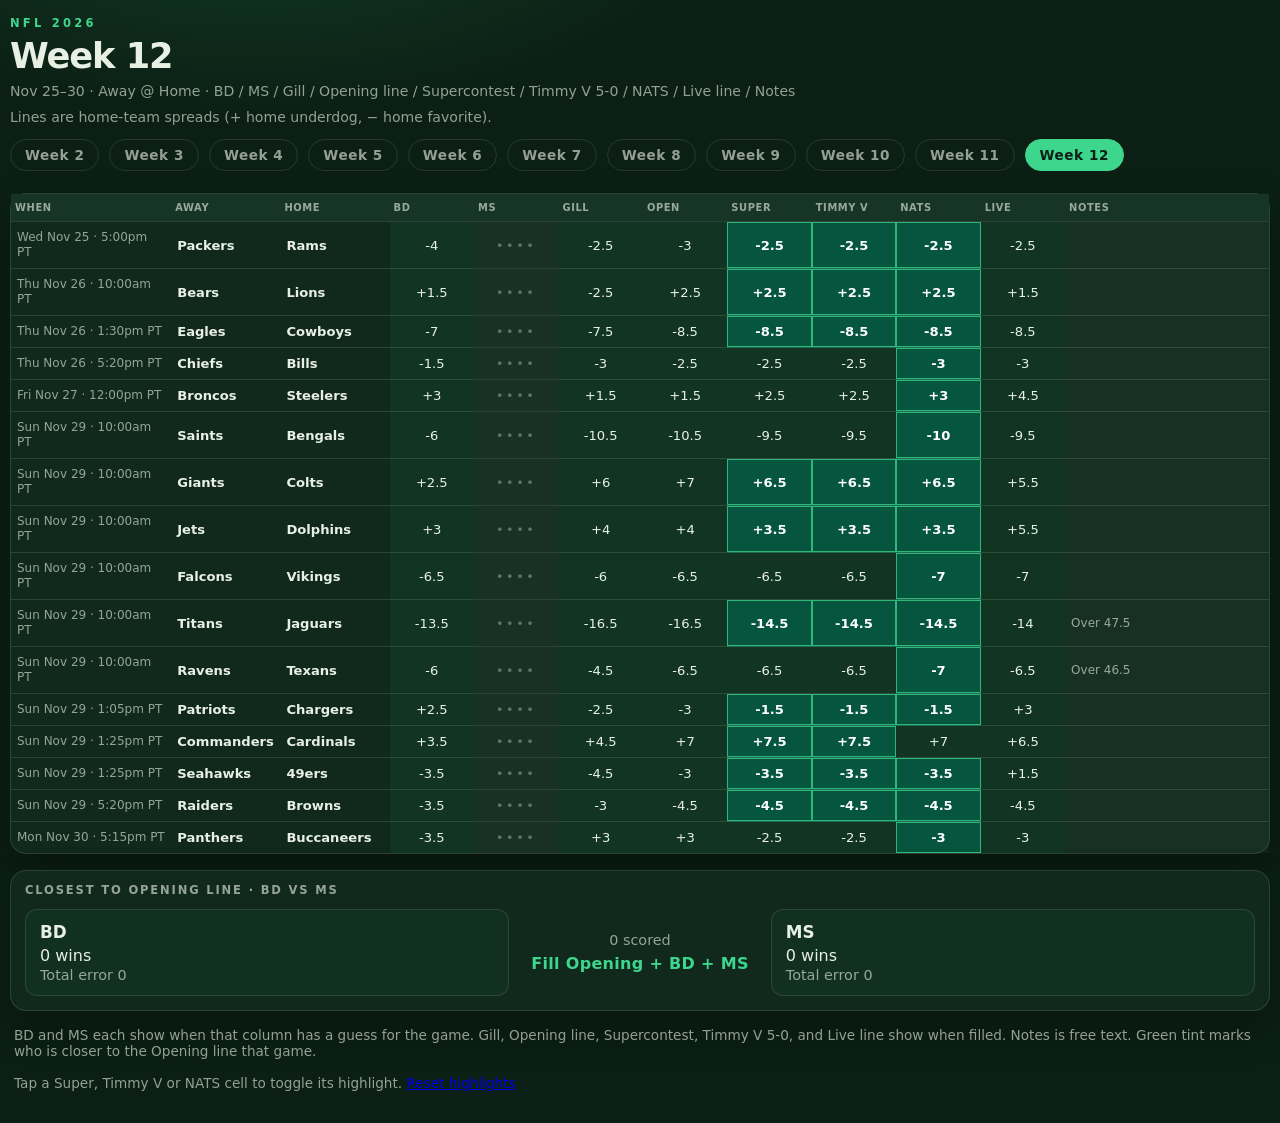
<file: index.html>
<!doctype html>
<html lang="en">
<head>
  <meta charset="utf-8" />
  <meta name="viewport" content="width=device-width, initial-scale=1" />
  <meta http-equiv="refresh" content="0; url=week12/" />
  <link rel="canonical" href="https://nfl.bobbydonnelly.com/week12/" />
  <title>NFL · Redirecting to Week 12</title>
  <script>location.replace("week12/");</script>
</head>
<body>
  <p>Redirecting to <a href="week12/">Week 12</a>…</p>
</body>
</html>
</file>
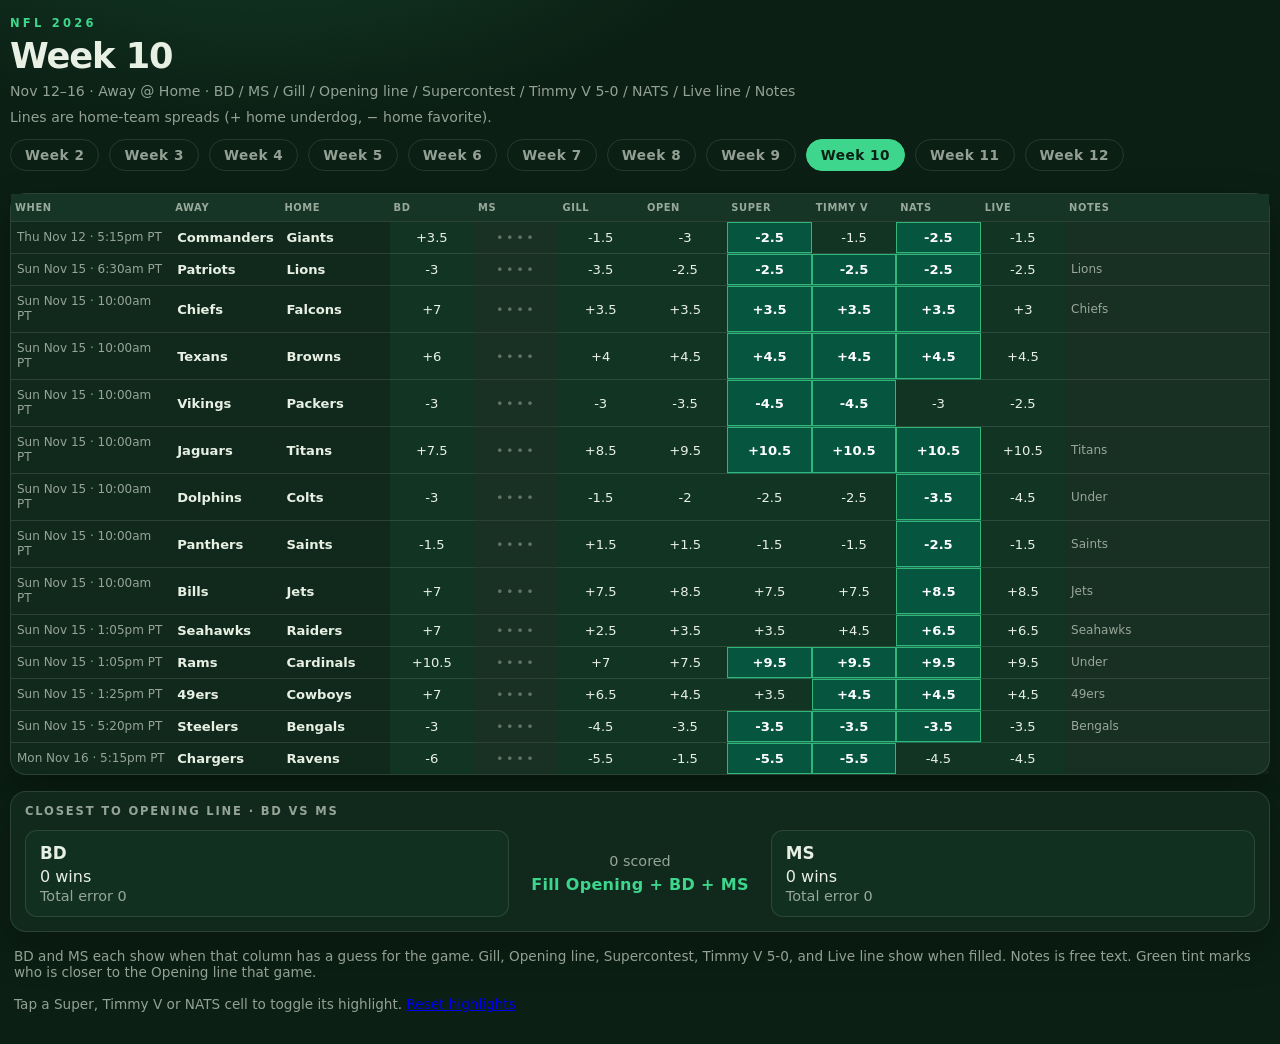
<file: week10/index.html>
<!doctype html>
<html lang="en">
<head>
  <meta charset="utf-8" />
  <meta name="viewport" content="width=device-width, initial-scale=1, viewport-fit=cover" />
  <meta name="theme-color" content="#0b1f14" />
  <meta name="description" content="NFL Week 10 picks — BD, MS, Gill." />
  <title>NFL Week 10 · bobbydonnelly.com</title>
  <link rel="stylesheet" href="../styles.css" />
  <style id="best-line-style">
    .pick[data-col="supercontest"], .pick[data-col="splash"], .pick[data-col="nats"]{cursor:pointer;-webkit-tap-highlight-color:transparent;user-select:none;-webkit-user-select:none}
    /* Most extreme contest line per game (Super / Timmy V / NATS) */
    .pick.best-line,
    body.board-compact .pick.best-line{
      background:rgba(0,114,85,.62);
      box-shadow:inset 0 0 0 1px rgba(61,214,140,.75);
      color:#fff;
      font-weight:800;
    }
  </style>
</head>
<body class="board-compact">
  <main class="wrap">
    <header>
      <p class="eyebrow">NFL 2026</p>
      <h1>Week 10</h1>
      <p class="sub">Nov 12–16 · Away @ Home · BD / MS / Gill / Opening line / Supercontest / Timmy V 5-0 / NATS / Live line / Notes</p>
      <p class="sub spread-hint">Lines are home-team spreads (+ home underdog, − home favorite).</p>
    <nav class="week-nav" aria-label="Week navigation">
      <a href="../week2/">Week 2</a>
      <a href="../week3/">Week 3</a>
      <a href="../week4/">Week 4</a>
      <a href="../week5/">Week 5</a>
      <a href="../week6/">Week 6</a>
      <a href="../week7/">Week 7</a>
      <a href="../week8/">Week 8</a>
      <a href="../week9/">Week 9</a>
      <a href="./" class="active" aria-current="page">Week 10</a>
      <a href="../week11/">Week 11</a>
      <a href="../week12/">Week 12</a>
    </nav>
    </header>
    <div class="table-scroller">
      <table>
      <colgroup>
        <col class="w-when" />
        <col class="w-team" />
        <col class="w-team" />
        <col class="w-pick" />
        <col class="w-pick" />
        <col class="w-pick" />
        <col class="w-pick" />
        <col class="w-pick" />
        <col class="w-pick" />
        <col class="w-pick" />
        <col class="w-pick" />
        <col class="w-notes" />
      </colgroup>
        <thead>
          <tr>
            <th scope="col">When</th>
            <th scope="col">Away</th>
            <th scope="col">Home</th>
            <th scope="col">BD</th>
            <th scope="col">MS</th>
            <th scope="col">Gill</th>
            <th scope="col">Open</th>
            <th scope="col">Super</th>
            <th scope="col">Timmy V</th>
            <th scope="col">NATS</th>
            <th scope="col">Live</th>
            <th scope="col">Notes</th>
          </tr>
        </thead>
        <tbody>
<tr>
        <td class="when">Thu Nov 12 · 5:15pm PT</td>
        <td class="away">Commanders</td>
        <td class="home">Giants</td>
        <td class="pick" contenteditable="true" spellcheck="false" data-col="bd" data-value="+3.5" aria-label="BD pick">+3.5</td>
        <td class="pick" contenteditable="true" spellcheck="false" data-col="ms" data-value="" aria-label="MS pick"></td>
        <td class="pick" contenteditable="true" spellcheck="false" data-col="gill" data-value="-1.5" aria-label="Gill pick">-1.5</td>
        <td class="pick" contenteditable="true" spellcheck="false" data-col="opening" data-value="-3" aria-label="Opening line">-3</td>
        <td class="pick" data-col="supercontest" data-value="-2.5" aria-label="Supercontest">-2.5</td>
        <td class="pick" data-col="splash" data-value="-1.5" aria-label="Timmy V 5-0">-1.5</td>
        <td class="pick" data-col="nats" data-value="-2.5" aria-label="NATS line">-2.5</td>
        <td class="pick" contenteditable="true" spellcheck="false" data-col="live" data-value="-1.5" aria-label="Live line">-1.5</td>
        <td class="notes" contenteditable="true" spellcheck="false" data-col="notes" data-value="" aria-label="Notes"></td>
      </tr>
<tr>
        <td class="when">Sun Nov 15 · 6:30am PT</td>
        <td class="away">Patriots</td>
        <td class="home">Lions</td>
        <td class="pick" contenteditable="true" spellcheck="false" data-col="bd" data-value="-3" aria-label="BD pick">-3</td>
        <td class="pick" contenteditable="true" spellcheck="false" data-col="ms" data-value="" aria-label="MS pick"></td>
        <td class="pick" contenteditable="true" spellcheck="false" data-col="gill" data-value="-3.5" aria-label="Gill pick">-3.5</td>
        <td class="pick" contenteditable="true" spellcheck="false" data-col="opening" data-value="-2.5" aria-label="Opening line">-2.5</td>
        <td class="pick" data-col="supercontest" data-value="-2.5" aria-label="Supercontest">-2.5</td>
        <td class="pick" data-col="splash" data-value="-2.5" aria-label="Timmy V 5-0">-2.5</td>
        <td class="pick" data-col="nats" data-value="-2.5" aria-label="NATS line">-2.5</td>
        <td class="pick" contenteditable="true" spellcheck="false" data-col="live" data-value="-2.5" aria-label="Live line">-2.5</td>
        <td class="notes" contenteditable="true" spellcheck="false" data-col="notes" data-value="Lions" aria-label="Notes">Lions</td>
      </tr>
<tr>
        <td class="when">Sun Nov 15 · 10:00am PT</td>
        <td class="away">Chiefs</td>
        <td class="home">Falcons</td>
        <td class="pick" contenteditable="true" spellcheck="false" data-col="bd" data-value="+7" aria-label="BD pick">+7</td>
        <td class="pick" contenteditable="true" spellcheck="false" data-col="ms" data-value="" aria-label="MS pick"></td>
        <td class="pick" contenteditable="true" spellcheck="false" data-col="gill" data-value="+3.5" aria-label="Gill pick">+3.5</td>
        <td class="pick" contenteditable="true" spellcheck="false" data-col="opening" data-value="+3.5" aria-label="Opening line">+3.5</td>
        <td class="pick" data-col="supercontest" data-value="+3.5" aria-label="Supercontest">+3.5</td>
        <td class="pick" data-col="splash" data-value="+3.5" aria-label="Timmy V 5-0">+3.5</td>
        <td class="pick" data-col="nats" data-value="+3.5" aria-label="NATS line">+3.5</td>
        <td class="pick" contenteditable="true" spellcheck="false" data-col="live" data-value="+3" aria-label="Live line">+3</td>
        <td class="notes" contenteditable="true" spellcheck="false" data-col="notes" data-value="Chiefs" aria-label="Notes">Chiefs</td>
      </tr>
<tr>
        <td class="when">Sun Nov 15 · 10:00am PT</td>
        <td class="away">Texans</td>
        <td class="home">Browns</td>
        <td class="pick" contenteditable="true" spellcheck="false" data-col="bd" data-value="+6" aria-label="BD pick">+6</td>
        <td class="pick" contenteditable="true" spellcheck="false" data-col="ms" data-value="" aria-label="MS pick"></td>
        <td class="pick" contenteditable="true" spellcheck="false" data-col="gill" data-value="+4" aria-label="Gill pick">+4</td>
        <td class="pick" contenteditable="true" spellcheck="false" data-col="opening" data-value="+4.5" aria-label="Opening line">+4.5</td>
        <td class="pick" data-col="supercontest" data-value="+4.5" aria-label="Supercontest">+4.5</td>
        <td class="pick" data-col="splash" data-value="+4.5" aria-label="Timmy V 5-0">+4.5</td>
        <td class="pick" data-col="nats" data-value="+4.5" aria-label="NATS line">+4.5</td>
        <td class="pick" contenteditable="true" spellcheck="false" data-col="live" data-value="+4.5" aria-label="Live line">+4.5</td>
        <td class="notes" contenteditable="true" spellcheck="false" data-col="notes" data-value="" aria-label="Notes"></td>
      </tr>
<tr>
        <td class="when">Sun Nov 15 · 10:00am PT</td>
        <td class="away">Vikings</td>
        <td class="home">Packers</td>
        <td class="pick" contenteditable="true" spellcheck="false" data-col="bd" data-value="-3" aria-label="BD pick">-3</td>
        <td class="pick" contenteditable="true" spellcheck="false" data-col="ms" data-value="" aria-label="MS pick"></td>
        <td class="pick" contenteditable="true" spellcheck="false" data-col="gill" data-value="-3" aria-label="Gill pick">-3</td>
        <td class="pick" contenteditable="true" spellcheck="false" data-col="opening" data-value="-3.5" aria-label="Opening line">-3.5</td>
        <td class="pick" data-col="supercontest" data-value="-4.5" aria-label="Supercontest">-4.5</td>
        <td class="pick" data-col="splash" data-value="-4.5" aria-label="Timmy V 5-0">-4.5</td>
        <td class="pick" data-col="nats" data-value="-3" aria-label="NATS line">-3</td>
        <td class="pick" contenteditable="true" spellcheck="false" data-col="live" data-value="-2.5" aria-label="Live line">-2.5</td>
        <td class="notes" contenteditable="true" spellcheck="false" data-col="notes" data-value="" aria-label="Notes"></td>
      </tr>
<tr>
        <td class="when">Sun Nov 15 · 10:00am PT</td>
        <td class="away">Jaguars</td>
        <td class="home">Titans</td>
        <td class="pick" contenteditable="true" spellcheck="false" data-col="bd" data-value="+7.5" aria-label="BD pick">+7.5</td>
        <td class="pick" contenteditable="true" spellcheck="false" data-col="ms" data-value="" aria-label="MS pick"></td>
        <td class="pick" contenteditable="true" spellcheck="false" data-col="gill" data-value="+8.5" aria-label="Gill pick">+8.5</td>
        <td class="pick" contenteditable="true" spellcheck="false" data-col="opening" data-value="+9.5" aria-label="Opening line">+9.5</td>
        <td class="pick" data-col="supercontest" data-value="+10.5" aria-label="Supercontest">+10.5</td>
        <td class="pick" data-col="splash" data-value="+10.5" aria-label="Timmy V 5-0">+10.5</td>
        <td class="pick" data-col="nats" data-value="+10.5" aria-label="NATS line">+10.5</td>
        <td class="pick" contenteditable="true" spellcheck="false" data-col="live" data-value="+10.5" aria-label="Live line">+10.5</td>
        <td class="notes" contenteditable="true" spellcheck="false" data-col="notes" data-value="Titans" aria-label="Notes">Titans</td>
      </tr>
<tr>
        <td class="when">Sun Nov 15 · 10:00am PT</td>
        <td class="away">Dolphins</td>
        <td class="home">Colts</td>
        <td class="pick" contenteditable="true" spellcheck="false" data-col="bd" data-value="-3" aria-label="BD pick">-3</td>
        <td class="pick" contenteditable="true" spellcheck="false" data-col="ms" data-value="" aria-label="MS pick"></td>
        <td class="pick" contenteditable="true" spellcheck="false" data-col="gill" data-value="-1.5" aria-label="Gill pick">-1.5</td>
        <td class="pick" contenteditable="true" spellcheck="false" data-col="opening" data-value="-2" aria-label="Opening line">-2</td>
        <td class="pick" data-col="supercontest" data-value="-2.5" aria-label="Supercontest">-2.5</td>
        <td class="pick" data-col="splash" data-value="-2.5" aria-label="Timmy V 5-0">-2.5</td>
        <td class="pick" data-col="nats" data-value="-3.5" aria-label="NATS line">-3.5</td>
        <td class="pick" contenteditable="true" spellcheck="false" data-col="live" data-value="-4.5" aria-label="Live line">-4.5</td>
        <td class="notes" contenteditable="true" spellcheck="false" data-col="notes" data-value="Under" aria-label="Notes">Under</td>
      </tr>
<tr>
        <td class="when">Sun Nov 15 · 10:00am PT</td>
        <td class="away">Panthers</td>
        <td class="home">Saints</td>
        <td class="pick" contenteditable="true" spellcheck="false" data-col="bd" data-value="-1.5" aria-label="BD pick">-1.5</td>
        <td class="pick" contenteditable="true" spellcheck="false" data-col="ms" data-value="" aria-label="MS pick"></td>
        <td class="pick" contenteditable="true" spellcheck="false" data-col="gill" data-value="+1.5" aria-label="Gill pick">+1.5</td>
        <td class="pick" contenteditable="true" spellcheck="false" data-col="opening" data-value="+1.5" aria-label="Opening line">+1.5</td>
        <td class="pick" data-col="supercontest" data-value="-1.5" aria-label="Supercontest">-1.5</td>
        <td class="pick" data-col="splash" data-value="-1.5" aria-label="Timmy V 5-0">-1.5</td>
        <td class="pick" data-col="nats" data-value="-2.5" aria-label="NATS line">-2.5</td>
        <td class="pick" contenteditable="true" spellcheck="false" data-col="live" data-value="-1.5" aria-label="Live line">-1.5</td>
        <td class="notes" contenteditable="true" spellcheck="false" data-col="notes" data-value="Saints" aria-label="Notes">Saints</td>
      </tr>
<tr>
        <td class="when">Sun Nov 15 · 10:00am PT</td>
        <td class="away">Bills</td>
        <td class="home">Jets</td>
        <td class="pick" contenteditable="true" spellcheck="false" data-col="bd" data-value="+7" aria-label="BD pick">+7</td>
        <td class="pick" contenteditable="true" spellcheck="false" data-col="ms" data-value="" aria-label="MS pick"></td>
        <td class="pick" contenteditable="true" spellcheck="false" data-col="gill" data-value="+7.5" aria-label="Gill pick">+7.5</td>
        <td class="pick" contenteditable="true" spellcheck="false" data-col="opening" data-value="+8.5" aria-label="Opening line">+8.5</td>
        <td class="pick" data-col="supercontest" data-value="+7.5" aria-label="Supercontest">+7.5</td>
        <td class="pick" data-col="splash" data-value="+7.5" aria-label="Timmy V 5-0">+7.5</td>
        <td class="pick" data-col="nats" data-value="+8.5" aria-label="NATS line">+8.5</td>
        <td class="pick" contenteditable="true" spellcheck="false" data-col="live" data-value="+8.5" aria-label="Live line">+8.5</td>
        <td class="notes" contenteditable="true" spellcheck="false" data-col="notes" data-value="Jets" aria-label="Notes">Jets</td>
      </tr>
<tr>
        <td class="when">Sun Nov 15 · 1:05pm PT</td>
        <td class="away">Seahawks</td>
        <td class="home">Raiders</td>
        <td class="pick" contenteditable="true" spellcheck="false" data-col="bd" data-value="+7" aria-label="BD pick">+7</td>
        <td class="pick" contenteditable="true" spellcheck="false" data-col="ms" data-value="" aria-label="MS pick"></td>
        <td class="pick" contenteditable="true" spellcheck="false" data-col="gill" data-value="+2.5" aria-label="Gill pick">+2.5</td>
        <td class="pick" contenteditable="true" spellcheck="false" data-col="opening" data-value="+3.5" aria-label="Opening line">+3.5</td>
        <td class="pick" data-col="supercontest" data-value="+3.5" aria-label="Supercontest">+3.5</td>
        <td class="pick" data-col="splash" data-value="+4.5" aria-label="Timmy V 5-0">+4.5</td>
        <td class="pick" data-col="nats" data-value="+6.5" aria-label="NATS line">+6.5</td>
        <td class="pick" contenteditable="true" spellcheck="false" data-col="live" data-value="+6.5" aria-label="Live line">+6.5</td>
        <td class="notes" contenteditable="true" spellcheck="false" data-col="notes" data-value="Seahawks" aria-label="Notes">Seahawks</td>
      </tr>
<tr>
        <td class="when">Sun Nov 15 · 1:05pm PT</td>
        <td class="away">Rams</td>
        <td class="home">Cardinals</td>
        <td class="pick" contenteditable="true" spellcheck="false" data-col="bd" data-value="+10.5" aria-label="BD pick">+10.5</td>
        <td class="pick" contenteditable="true" spellcheck="false" data-col="ms" data-value="" aria-label="MS pick"></td>
        <td class="pick" contenteditable="true" spellcheck="false" data-col="gill" data-value="+7" aria-label="Gill pick">+7</td>
        <td class="pick" contenteditable="true" spellcheck="false" data-col="opening" data-value="+7.5" aria-label="Opening line">+7.5</td>
        <td class="pick" data-col="supercontest" data-value="+9.5" aria-label="Supercontest">+9.5</td>
        <td class="pick" data-col="splash" data-value="+9.5" aria-label="Timmy V 5-0">+9.5</td>
        <td class="pick" data-col="nats" data-value="+9.5" aria-label="NATS line">+9.5</td>
        <td class="pick" contenteditable="true" spellcheck="false" data-col="live" data-value="+9.5" aria-label="Live line">+9.5</td>
        <td class="notes" contenteditable="true" spellcheck="false" data-col="notes" data-value="Under" aria-label="Notes">Under</td>
      </tr>
<tr>
        <td class="when">Sun Nov 15 · 1:25pm PT</td>
        <td class="away">49ers</td>
        <td class="home">Cowboys</td>
        <td class="pick" contenteditable="true" spellcheck="false" data-col="bd" data-value="+7" aria-label="BD pick">+7</td>
        <td class="pick" contenteditable="true" spellcheck="false" data-col="ms" data-value="" aria-label="MS pick"></td>
        <td class="pick" contenteditable="true" spellcheck="false" data-col="gill" data-value="+6.5" aria-label="Gill pick">+6.5</td>
        <td class="pick" contenteditable="true" spellcheck="false" data-col="opening" data-value="+4.5" aria-label="Opening line">+4.5</td>
        <td class="pick" data-col="supercontest" data-value="+3.5" aria-label="Supercontest">+3.5</td>
        <td class="pick" data-col="splash" data-value="+4.5" aria-label="Timmy V 5-0">+4.5</td>
        <td class="pick" data-col="nats" data-value="+4.5" aria-label="NATS line">+4.5</td>
        <td class="pick" contenteditable="true" spellcheck="false" data-col="live" data-value="+4.5" aria-label="Live line">+4.5</td>
        <td class="notes" contenteditable="true" spellcheck="false" data-col="notes" data-value="49ers" aria-label="Notes">49ers</td>
      </tr>
<tr>
        <td class="when">Sun Nov 15 · 5:20pm PT</td>
        <td class="away">Steelers</td>
        <td class="home">Bengals</td>
        <td class="pick" contenteditable="true" spellcheck="false" data-col="bd" data-value="-3" aria-label="BD pick">-3</td>
        <td class="pick" contenteditable="true" spellcheck="false" data-col="ms" data-value="" aria-label="MS pick"></td>
        <td class="pick" contenteditable="true" spellcheck="false" data-col="gill" data-value="-4.5" aria-label="Gill pick">-4.5</td>
        <td class="pick" contenteditable="true" spellcheck="false" data-col="opening" data-value="-3.5" aria-label="Opening line">-3.5</td>
        <td class="pick" data-col="supercontest" data-value="-3.5" aria-label="Supercontest">-3.5</td>
        <td class="pick" data-col="splash" data-value="-3.5" aria-label="Timmy V 5-0">-3.5</td>
        <td class="pick" data-col="nats" data-value="-3.5" aria-label="NATS line">-3.5</td>
        <td class="pick" contenteditable="true" spellcheck="false" data-col="live" data-value="-3.5" aria-label="Live line">-3.5</td>
        <td class="notes" contenteditable="true" spellcheck="false" data-col="notes" data-value="Bengals" aria-label="Notes">Bengals</td>
      </tr>
<tr>
        <td class="when">Mon Nov 16 · 5:15pm PT</td>
        <td class="away">Chargers</td>
        <td class="home">Ravens</td>
        <td class="pick" contenteditable="true" spellcheck="false" data-col="bd" data-value="-6" aria-label="BD pick">-6</td>
        <td class="pick" contenteditable="true" spellcheck="false" data-col="ms" data-value="" aria-label="MS pick"></td>
        <td class="pick" contenteditable="true" spellcheck="false" data-col="gill" data-value="-5.5" aria-label="Gill pick">-5.5</td>
        <td class="pick" contenteditable="true" spellcheck="false" data-col="opening" data-value="-1.5" aria-label="Opening line">-1.5</td>
        <td class="pick" data-col="supercontest" data-value="-5.5" aria-label="Supercontest">-5.5</td>
        <td class="pick" data-col="splash" data-value="-5.5" aria-label="Timmy V 5-0">-5.5</td>
        <td class="pick" data-col="nats" data-value="-4.5" aria-label="NATS line">-4.5</td>
        <td class="pick" contenteditable="true" spellcheck="false" data-col="live" data-value="-4.5" aria-label="Live line">-4.5</td>
        <td class="notes" contenteditable="true" spellcheck="false" data-col="notes" data-value="" aria-label="Notes"></td>
      </tr>
        </tbody>
      </table>
    </div>
    <div class="score-strip" role="status" aria-label="BD vs MS closest to Opening line">
      <div class="score-title">Closest to Opening line · BD vs MS</div>
      <div class="score-grid">
        <div class="score-card" id="score-bd">
          <div class="score-name">BD</div>
          <div class="score-wins">0 wins</div>
          <div class="score-err">Total error 0</div>
        </div>
        <div class="score-mid">
          <div class="score-ties">0 scored</div>
          <div class="score-leader">Fill Opening + BD + MS</div>
        </div>
        <div class="score-card" id="score-ms">
          <div class="score-name">MS</div>
          <div class="score-wins">0 wins</div>
          <div class="score-err">Total error 0</div>
        </div>
      </div>
    </div>
    <p class="hint">BD and MS each show when that column has a guess for the game. Gill, Opening line, Supercontest, Timmy V 5-0, and Live line show when filled. Notes is free text. Green tint marks who is closer to the Opening line that game.</p>
    <p class="hint">Tap a Super, Timmy V or NATS cell to toggle its highlight. <a href="#" onclick="window.resetBestLineToggles&&window.resetBestLineToggles();return false;">Reset highlights</a></p>
  </main>
  <script src="app.js"></script>
  <script id="best-line-script">
  // Highlight the most extreme Supercontest / Timmy V / NATS line per game:
  // all + (or PK) -> highest; all - (or PK) -> lowest; mixed signs -> largest
  // absolute value. Every tied cell is highlighted. Needs 2+ numeric lines.
  (() => {
    const COLS = ["supercontest", "splash", "nats"];
    // Bobby's manual picks by home team: null = no highlight, number = highlight that line instead.
    const OVERRIDES = {};
    function parseLine(cell) {
      if (!cell) return null;
      let s = (cell.textContent || "").trim();
      if (!s) s = (cell.dataset.value || "").trim();
      s = s.replace(/[\u2212\u2013\u2014]/g, "-").replace(/\*+$/, "").trim();
      if (/^(pk|pick|pick'?em)$/i.test(s)) return 0;
      if (!/^[+-]?\d+(?:\.\d+)?$/.test(s)) return null;
      return parseFloat(s);
    }
    function markBestLines() {
      document.querySelectorAll("tbody tr").forEach((tr) => {
        const items = COLS.map((col) => {
          const cell = tr.querySelector('td.pick[data-col="' + col + '"]');
          return { cell, v: parseLine(cell) };
        }).filter((x) => x.cell);
        items.forEach((x) => x.cell.classList.remove("best-line"));
        const nums = items.filter((x) => x.v !== null && !Number.isNaN(x.v));
        const home = ((tr.querySelector("td.home") || {}).textContent || "").trim();
        if (Object.prototype.hasOwnProperty.call(OVERRIDES, home)) {
          const want = OVERRIDES[home];
          if (want !== null) nums.forEach((x) => { if (x.v === want) x.cell.classList.add("best-line"); });
          return;
        }
        if (nums.length < 2) return;
        const vals = nums.map((x) => x.v);
        let target;
        if (vals.every((v) => v >= 0)) target = Math.max(...vals);
        else if (vals.every((v) => v <= 0)) target = Math.min(...vals);
        else target = Math.max(...vals.map(Math.abs));
        const mixed = !vals.every((v) => v >= 0) && !vals.every((v) => v <= 0);
        nums.forEach((x) => {
          const hit = mixed ? Math.abs(x.v) === target : x.v === target;
          if (hit) x.cell.classList.add("best-line");
        });
      });
      // Bobby's tap toggles win over the automatic rule and OVERRIDES.
      const tog = loadToggles();
      document.querySelectorAll("tbody tr").forEach((tr) => {
        const home = ((tr.querySelector("td.home") || {}).textContent || "").trim();
        COLS.forEach((col) => {
          const cell = tr.querySelector('td.pick[data-col="' + col + '"]');
          const k = home + ":" + col;
          if (cell && Object.prototype.hasOwnProperty.call(tog, k)) cell.classList.toggle("best-line", !!tog[k]);
        });
      });
    }
    const TKEY = "nfl-week10-highlights-v1";
    function loadToggles() { try { return JSON.parse(localStorage.getItem(TKEY) || "{}") || {}; } catch (_) { return {}; } }
    function saveToggles(t) { localStorage.setItem(TKEY, JSON.stringify(t)); }
    function cellKey(cell) {
      const tr = cell.closest("tr");
      const home = ((tr && tr.querySelector("td.home")) || {}).textContent || "";
      return home.trim() + ":" + cell.dataset.col;
    }
    // Super / Timmy V / NATS are read-only: a tap or click toggles the highlight.
    document.addEventListener("click", (e) => {
      const cell = e.target.closest && e.target.closest("td.pick");
      if (!isLineCell(cell)) return;
      const t = loadToggles();
      t[cellKey(cell)] = !cell.classList.contains("best-line");
      saveToggles(t);
      markBestLines();
    });
    window.resetBestLineToggles = () => { localStorage.removeItem(TKEY); markBestLines(); };
    const isLineCell = (el) =>
      el && el.matches && el.matches('td.pick[data-col="supercontest"], td.pick[data-col="splash"], td.pick[data-col="nats"]');
    document.addEventListener("input", (e) => { if (isLineCell(e.target)) markBestLines(); });
    document.addEventListener("focusout", (e) => { if (isLineCell(e.target)) markBestLines(); });
    window.markBestLines = markBestLines;
    if (document.readyState === "loading") document.addEventListener("DOMContentLoaded", markBestLines);
    else markBestLines();
    window.addEventListener("load", markBestLines);
  })();
  </script>
</body>
</html>
</file>
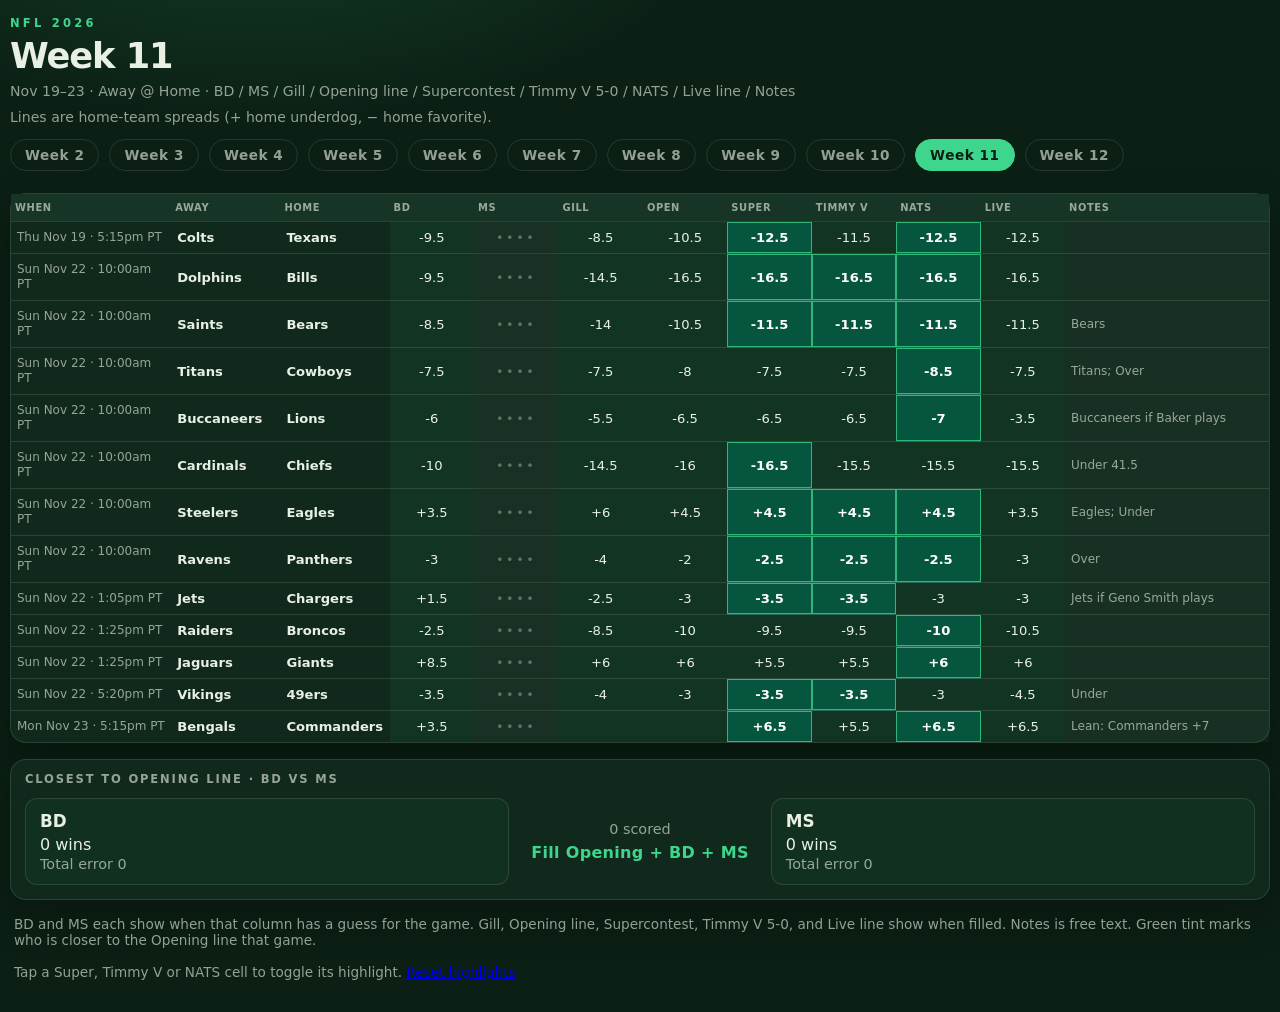
<file: week11/index.html>
<!doctype html>
<html lang="en">
<head>
  <meta charset="utf-8" />
  <meta name="viewport" content="width=device-width, initial-scale=1, viewport-fit=cover" />
  <meta name="theme-color" content="#0b1f14" />
  <meta name="description" content="NFL Week 11 picks — BD, MS, Gill." />
  <title>NFL Week 11 · bobbydonnelly.com</title>
  <link rel="stylesheet" href="../styles.css" />
  <style id="best-line-style">
    .pick[data-col="supercontest"], .pick[data-col="splash"], .pick[data-col="nats"]{cursor:pointer;-webkit-tap-highlight-color:transparent;user-select:none;-webkit-user-select:none}
    /* Most extreme contest line per game (Super / Timmy V / NATS) */
    .pick.best-line,
    body.board-compact .pick.best-line{
      background:rgba(0,114,85,.62);
      box-shadow:inset 0 0 0 1px rgba(61,214,140,.75);
      color:#fff;
      font-weight:800;
    }
  </style>
</head>
<body class="board-compact">
  <main class="wrap">
    <header>
      <p class="eyebrow">NFL 2026</p>
      <h1>Week 11</h1>
      <p class="sub">Nov 19–23 · Away @ Home · BD / MS / Gill / Opening line / Supercontest / Timmy V 5-0 / NATS / Live line / Notes</p>
      <p class="sub spread-hint">Lines are home-team spreads (+ home underdog, − home favorite).</p>
    <nav class="week-nav" aria-label="Week navigation">
      <a href="../week2/">Week 2</a>
      <a href="../week3/">Week 3</a>
      <a href="../week4/">Week 4</a>
      <a href="../week5/">Week 5</a>
      <a href="../week6/">Week 6</a>
      <a href="../week7/">Week 7</a>
      <a href="../week8/">Week 8</a>
      <a href="../week9/">Week 9</a>
      <a href="../week10/">Week 10</a>
      <a href="./" class="active" aria-current="page">Week 11</a>
      <a href="../week12/">Week 12</a>
    </nav>
    </header>
    <div class="table-scroller">
      <table>
      <colgroup>
        <col class="w-when" />
        <col class="w-team" />
        <col class="w-team" />
        <col class="w-pick" />
        <col class="w-pick" />
        <col class="w-pick" />
        <col class="w-pick" />
        <col class="w-pick" />
        <col class="w-pick" />
        <col class="w-pick" />
        <col class="w-pick" />
        <col class="w-notes" />
      </colgroup>
        <thead>
          <tr>
            <th scope="col">When</th>
            <th scope="col">Away</th>
            <th scope="col">Home</th>
            <th scope="col">BD</th>
            <th scope="col">MS</th>
            <th scope="col">Gill</th>
            <th scope="col">Open</th>
            <th scope="col">Super</th>
            <th scope="col">Timmy V</th>
            <th scope="col">NATS</th>
            <th scope="col">Live</th>
            <th scope="col">Notes</th>
          </tr>
        </thead>
        <tbody>
<tr>
        <td class="when">Thu Nov 19 · 5:15pm PT</td>
        <td class="away">Colts</td>
        <td class="home">Texans</td>
        <td class="pick" contenteditable="true" spellcheck="false" data-col="bd" data-value="-9.5" aria-label="BD pick">-9.5</td>
        <td class="pick" contenteditable="true" spellcheck="false" data-col="ms" data-value="" aria-label="MS pick"></td>
        <td class="pick" contenteditable="true" spellcheck="false" data-col="gill" data-value="-8.5" aria-label="Gill pick">-8.5</td>
        <td class="pick" contenteditable="true" spellcheck="false" data-col="opening" data-value="-10.5" aria-label="Opening line">-10.5</td>
        <td class="pick" data-col="supercontest" data-value="-12.5" aria-label="Supercontest">-12.5</td>
        <td class="pick" data-col="splash" data-value="-11.5" aria-label="Timmy V 5-0">-11.5</td>
        <td class="pick" data-col="nats" data-value="-12.5" aria-label="NATS line">-12.5</td>
        <td class="pick" contenteditable="true" spellcheck="false" data-col="live" data-value="-12.5" aria-label="Live line">-12.5</td>
        <td class="notes" contenteditable="true" spellcheck="false" data-col="notes" data-value="" aria-label="Notes"></td>
      </tr>
<tr>
        <td class="when">Sun Nov 22 · 10:00am PT</td>
        <td class="away">Dolphins</td>
        <td class="home">Bills</td>
        <td class="pick" contenteditable="true" spellcheck="false" data-col="bd" data-value="-9.5" aria-label="BD pick">-9.5</td>
        <td class="pick" contenteditable="true" spellcheck="false" data-col="ms" data-value="" aria-label="MS pick"></td>
        <td class="pick" contenteditable="true" spellcheck="false" data-col="gill" data-value="-14.5" aria-label="Gill pick">-14.5</td>
        <td class="pick" contenteditable="true" spellcheck="false" data-col="opening" data-value="-16.5" aria-label="Opening line">-16.5</td>
        <td class="pick" data-col="supercontest" data-value="-16.5" aria-label="Supercontest">-16.5</td>
        <td class="pick" data-col="splash" data-value="-16.5" aria-label="Timmy V 5-0">-16.5</td>
        <td class="pick" data-col="nats" data-value="-16.5" aria-label="NATS line">-16.5</td>
        <td class="pick" contenteditable="true" spellcheck="false" data-col="live" data-value="-16.5" aria-label="Live line">-16.5</td>
        <td class="notes" contenteditable="true" spellcheck="false" data-col="notes" data-value="" aria-label="Notes"></td>
      </tr>
<tr>
        <td class="when">Sun Nov 22 · 10:00am PT</td>
        <td class="away">Saints</td>
        <td class="home">Bears</td>
        <td class="pick" contenteditable="true" spellcheck="false" data-col="bd" data-value="-8.5" aria-label="BD pick">-8.5</td>
        <td class="pick" contenteditable="true" spellcheck="false" data-col="ms" data-value="" aria-label="MS pick"></td>
        <td class="pick" contenteditable="true" spellcheck="false" data-col="gill" data-value="-14" aria-label="Gill pick">-14</td>
        <td class="pick" contenteditable="true" spellcheck="false" data-col="opening" data-value="-10.5" aria-label="Opening line">-10.5</td>
        <td class="pick" data-col="supercontest" data-value="-11.5" aria-label="Supercontest">-11.5</td>
        <td class="pick" data-col="splash" data-value="-11.5" aria-label="Timmy V 5-0">-11.5</td>
        <td class="pick" data-col="nats" data-value="-11.5" aria-label="NATS line">-11.5</td>
        <td class="pick" contenteditable="true" spellcheck="false" data-col="live" data-value="-11.5" aria-label="Live line">-11.5</td>
        <td class="notes" contenteditable="true" spellcheck="false" data-col="notes" data-value="Bears" aria-label="Notes">Bears</td>
      </tr>
<tr>
        <td class="when">Sun Nov 22 · 10:00am PT</td>
        <td class="away">Titans</td>
        <td class="home">Cowboys</td>
        <td class="pick" contenteditable="true" spellcheck="false" data-col="bd" data-value="-7.5" aria-label="BD pick">-7.5</td>
        <td class="pick" contenteditable="true" spellcheck="false" data-col="ms" data-value="" aria-label="MS pick"></td>
        <td class="pick" contenteditable="true" spellcheck="false" data-col="gill" data-value="-7.5" aria-label="Gill pick">-7.5</td>
        <td class="pick" contenteditable="true" spellcheck="false" data-col="opening" data-value="-8" aria-label="Opening line">-8</td>
        <td class="pick" data-col="supercontest" data-value="-7.5" aria-label="Supercontest">-7.5</td>
        <td class="pick" data-col="splash" data-value="-7.5" aria-label="Timmy V 5-0">-7.5</td>
        <td class="pick" data-col="nats" data-value="-8.5" aria-label="NATS line">-8.5</td>
        <td class="pick" contenteditable="true" spellcheck="false" data-col="live" data-value="-7.5" aria-label="Live line">-7.5</td>
        <td class="notes" contenteditable="true" spellcheck="false" data-col="notes" data-value="Titans; Over" aria-label="Notes">Titans; Over</td>
      </tr>
<tr>
        <td class="when">Sun Nov 22 · 10:00am PT</td>
        <td class="away">Buccaneers</td>
        <td class="home">Lions</td>
        <td class="pick" contenteditable="true" spellcheck="false" data-col="bd" data-value="-6" aria-label="BD pick">-6</td>
        <td class="pick" contenteditable="true" spellcheck="false" data-col="ms" data-value="" aria-label="MS pick"></td>
        <td class="pick" contenteditable="true" spellcheck="false" data-col="gill" data-value="-5.5" aria-label="Gill pick">-5.5</td>
        <td class="pick" contenteditable="true" spellcheck="false" data-col="opening" data-value="-6.5" aria-label="Opening line">-6.5</td>
        <td class="pick" data-col="supercontest" data-value="-6.5" aria-label="Supercontest">-6.5</td>
        <td class="pick" data-col="splash" data-value="-6.5" aria-label="Timmy V 5-0">-6.5</td>
        <td class="pick" data-col="nats" data-value="-7" aria-label="NATS line">-7</td>
        <td class="pick" contenteditable="true" spellcheck="false" data-col="live" data-value="-3.5" aria-label="Live line">-3.5</td>
        <td class="notes" contenteditable="true" spellcheck="false" data-col="notes" data-value="Buccaneers if Baker plays" aria-label="Notes">Buccaneers if Baker plays</td>
      </tr>
<tr>
        <td class="when">Sun Nov 22 · 10:00am PT</td>
        <td class="away">Cardinals</td>
        <td class="home">Chiefs</td>
        <td class="pick" contenteditable="true" spellcheck="false" data-col="bd" data-value="-10" aria-label="BD pick">-10</td>
        <td class="pick" contenteditable="true" spellcheck="false" data-col="ms" data-value="" aria-label="MS pick"></td>
        <td class="pick" contenteditable="true" spellcheck="false" data-col="gill" data-value="-14.5" aria-label="Gill pick">-14.5</td>
        <td class="pick" contenteditable="true" spellcheck="false" data-col="opening" data-value="-16" aria-label="Opening line">-16</td>
        <td class="pick" data-col="supercontest" data-value="-16.5" aria-label="Supercontest">-16.5</td>
        <td class="pick" data-col="splash" data-value="-15.5" aria-label="Timmy V 5-0">-15.5</td>
        <td class="pick" data-col="nats" data-value="-15.5" aria-label="NATS line">-15.5</td>
        <td class="pick" contenteditable="true" spellcheck="false" data-col="live" data-value="-15.5" aria-label="Live line">-15.5</td>
        <td class="notes" contenteditable="true" spellcheck="false" data-col="notes" data-value="Under 41.5" aria-label="Notes">Under 41.5</td>
      </tr>
<tr>
        <td class="when">Sun Nov 22 · 10:00am PT</td>
        <td class="away">Steelers</td>
        <td class="home">Eagles</td>
        <td class="pick" contenteditable="true" spellcheck="false" data-col="bd" data-value="+3.5" aria-label="BD pick">+3.5</td>
        <td class="pick" contenteditable="true" spellcheck="false" data-col="ms" data-value="" aria-label="MS pick"></td>
        <td class="pick" contenteditable="true" spellcheck="false" data-col="gill" data-value="+6" aria-label="Gill pick">+6</td>
        <td class="pick" contenteditable="true" spellcheck="false" data-col="opening" data-value="+4.5" aria-label="Opening line">+4.5</td>
        <td class="pick" data-col="supercontest" data-value="+4.5" aria-label="Supercontest">+4.5</td>
        <td class="pick" data-col="splash" data-value="+4.5" aria-label="Timmy V 5-0">+4.5</td>
        <td class="pick" data-col="nats" data-value="+4.5" aria-label="NATS line">+4.5</td>
        <td class="pick" contenteditable="true" spellcheck="false" data-col="live" data-value="+3.5" aria-label="Live line">+3.5</td>
        <td class="notes" contenteditable="true" spellcheck="false" data-col="notes" data-value="Eagles; Under" aria-label="Notes">Eagles; Under</td>
      </tr>
<tr>
        <td class="when">Sun Nov 22 · 10:00am PT</td>
        <td class="away">Ravens</td>
        <td class="home">Panthers</td>
        <td class="pick" contenteditable="true" spellcheck="false" data-col="bd" data-value="-3" aria-label="BD pick">-3</td>
        <td class="pick" contenteditable="true" spellcheck="false" data-col="ms" data-value="" aria-label="MS pick"></td>
        <td class="pick" contenteditable="true" spellcheck="false" data-col="gill" data-value="-4" aria-label="Gill pick">-4</td>
        <td class="pick" contenteditable="true" spellcheck="false" data-col="opening" data-value="-2" aria-label="Opening line">-2</td>
        <td class="pick" data-col="supercontest" data-value="-2.5" aria-label="Supercontest">-2.5</td>
        <td class="pick" data-col="splash" data-value="-2.5" aria-label="Timmy V 5-0">-2.5</td>
        <td class="pick" data-col="nats" data-value="-2.5" aria-label="NATS line">-2.5</td>
        <td class="pick" contenteditable="true" spellcheck="false" data-col="live" data-value="-3" aria-label="Live line">-3</td>
        <td class="notes" contenteditable="true" spellcheck="false" data-col="notes" data-value="Over" aria-label="Notes">Over</td>
      </tr>
<tr>
        <td class="when">Sun Nov 22 · 1:05pm PT</td>
        <td class="away">Jets</td>
        <td class="home">Chargers</td>
        <td class="pick" contenteditable="true" spellcheck="false" data-col="bd" data-value="+1.5" aria-label="BD pick">+1.5</td>
        <td class="pick" contenteditable="true" spellcheck="false" data-col="ms" data-value="" aria-label="MS pick"></td>
        <td class="pick" contenteditable="true" spellcheck="false" data-col="gill" data-value="-2.5" aria-label="Gill pick">-2.5</td>
        <td class="pick" contenteditable="true" spellcheck="false" data-col="opening" data-value="-3" aria-label="Opening line">-3</td>
        <td class="pick" data-col="supercontest" data-value="-3.5" aria-label="Supercontest">-3.5</td>
        <td class="pick" data-col="splash" data-value="-3.5" aria-label="Timmy V 5-0">-3.5</td>
        <td class="pick" data-col="nats" data-value="-3" aria-label="NATS line">-3</td>
        <td class="pick" contenteditable="true" spellcheck="false" data-col="live" data-value="-3" aria-label="Live line">-3</td>
        <td class="notes" contenteditable="true" spellcheck="false" data-col="notes" data-value="Jets if Geno Smith plays" aria-label="Notes">Jets if Geno Smith plays</td>
      </tr>
<tr>
        <td class="when">Sun Nov 22 · 1:25pm PT</td>
        <td class="away">Raiders</td>
        <td class="home">Broncos</td>
        <td class="pick" contenteditable="true" spellcheck="false" data-col="bd" data-value="-2.5" aria-label="BD pick">-2.5</td>
        <td class="pick" contenteditable="true" spellcheck="false" data-col="ms" data-value="" aria-label="MS pick"></td>
        <td class="pick" contenteditable="true" spellcheck="false" data-col="gill" data-value="-8.5" aria-label="Gill pick">-8.5</td>
        <td class="pick" contenteditable="true" spellcheck="false" data-col="opening" data-value="-10" aria-label="Opening line">-10</td>
        <td class="pick" data-col="supercontest" data-value="-9.5" aria-label="Supercontest">-9.5</td>
        <td class="pick" data-col="splash" data-value="-9.5" aria-label="Timmy V 5-0">-9.5</td>
        <td class="pick" data-col="nats" data-value="-10" aria-label="NATS line">-10</td>
        <td class="pick" contenteditable="true" spellcheck="false" data-col="live" data-value="-10.5" aria-label="Live line">-10.5</td>
        <td class="notes" contenteditable="true" spellcheck="false" data-col="notes" data-value="" aria-label="Notes"></td>
      </tr>
<tr>
        <td class="when">Sun Nov 22 · 1:25pm PT</td>
        <td class="away">Jaguars</td>
        <td class="home">Giants</td>
        <td class="pick" contenteditable="true" spellcheck="false" data-col="bd" data-value="+8.5" aria-label="BD pick">+8.5</td>
        <td class="pick" contenteditable="true" spellcheck="false" data-col="ms" data-value="" aria-label="MS pick"></td>
        <td class="pick" contenteditable="true" spellcheck="false" data-col="gill" data-value="+6" aria-label="Gill pick">+6</td>
        <td class="pick" contenteditable="true" spellcheck="false" data-col="opening" data-value="+6" aria-label="Opening line">+6</td>
        <td class="pick" data-col="supercontest" data-value="+5.5" aria-label="Supercontest">+5.5</td>
        <td class="pick" data-col="splash" data-value="+5.5" aria-label="Timmy V 5-0">+5.5</td>
        <td class="pick" data-col="nats" data-value="+6" aria-label="NATS line">+6</td>
        <td class="pick" contenteditable="true" spellcheck="false" data-col="live" data-value="+6" aria-label="Live line">+6</td>
        <td class="notes" contenteditable="true" spellcheck="false" data-col="notes" data-value="" aria-label="Notes"></td>
      </tr>
<tr>
        <td class="when">Sun Nov 22 · 5:20pm PT</td>
        <td class="away">Vikings</td>
        <td class="home">49ers</td>
        <td class="pick" contenteditable="true" spellcheck="false" data-col="bd" data-value="-3.5" aria-label="BD pick">-3.5</td>
        <td class="pick" contenteditable="true" spellcheck="false" data-col="ms" data-value="" aria-label="MS pick"></td>
        <td class="pick" contenteditable="true" spellcheck="false" data-col="gill" data-value="-4" aria-label="Gill pick">-4</td>
        <td class="pick" contenteditable="true" spellcheck="false" data-col="opening" data-value="-3" aria-label="Opening line">-3</td>
        <td class="pick" data-col="supercontest" data-value="-3.5" aria-label="Supercontest">-3.5</td>
        <td class="pick" data-col="splash" data-value="-3.5" aria-label="Timmy V 5-0">-3.5</td>
        <td class="pick" data-col="nats" data-value="-3" aria-label="NATS line">-3</td>
        <td class="pick" contenteditable="true" spellcheck="false" data-col="live" data-value="-4.5" aria-label="Live line">-4.5</td>
        <td class="notes" contenteditable="true" spellcheck="false" data-col="notes" data-value="Under" aria-label="Notes">Under</td>
      </tr>
<tr>
        <td class="when">Mon Nov 23 · 5:15pm PT</td>
        <td class="away">Bengals</td>
        <td class="home">Commanders</td>
        <td class="pick" contenteditable="true" spellcheck="false" data-col="bd" data-value="+3.5" aria-label="BD pick">+3.5</td>
        <td class="pick" contenteditable="true" spellcheck="false" data-col="ms" data-value="" aria-label="MS pick"></td>
        <td class="pick" contenteditable="true" spellcheck="false" data-col="gill" data-value="" aria-label="Gill pick"></td>
        <td class="pick" contenteditable="true" spellcheck="false" data-col="opening" data-value="" aria-label="Opening line"></td>
        <td class="pick" data-col="supercontest" data-value="+6.5" aria-label="Supercontest">+6.5</td>
        <td class="pick" data-col="splash" data-value="+5.5" aria-label="Timmy V 5-0">+5.5</td>
        <td class="pick" data-col="nats" data-value="+6.5" aria-label="NATS line">+6.5</td>
        <td class="pick" contenteditable="true" spellcheck="false" data-col="live" data-value="+6.5" aria-label="Live line">+6.5</td>
        <td class="notes" contenteditable="true" spellcheck="false" data-col="notes" data-value="Lean: Commanders +7" aria-label="Notes">Lean: Commanders +7</td>
      </tr>
        </tbody>
      </table>
    </div>
    <div class="score-strip" role="status" aria-label="BD vs MS closest to Opening line">
      <div class="score-title">Closest to Opening line · BD vs MS</div>
      <div class="score-grid">
        <div class="score-card" id="score-bd">
          <div class="score-name">BD</div>
          <div class="score-wins">0 wins</div>
          <div class="score-err">Total error 0</div>
        </div>
        <div class="score-mid">
          <div class="score-ties">0 scored</div>
          <div class="score-leader">Fill Opening + BD + MS</div>
        </div>
        <div class="score-card" id="score-ms">
          <div class="score-name">MS</div>
          <div class="score-wins">0 wins</div>
          <div class="score-err">Total error 0</div>
        </div>
      </div>
    </div>
    <p class="hint">BD and MS each show when that column has a guess for the game. Gill, Opening line, Supercontest, Timmy V 5-0, and Live line show when filled. Notes is free text. Green tint marks who is closer to the Opening line that game.</p>
    <p class="hint">Tap a Super, Timmy V or NATS cell to toggle its highlight. <a href="#" onclick="window.resetBestLineToggles&&window.resetBestLineToggles();return false;">Reset highlights</a></p>
  </main>
  <script src="app.js"></script>
  <script id="best-line-script">
  // Highlight the most extreme Supercontest / Timmy V / NATS line per game:
  // all + (or PK) -> highest; all - (or PK) -> lowest; mixed signs -> largest
  // absolute value. Every tied cell is highlighted. Needs 2+ numeric lines.
  (() => {
    const COLS = ["supercontest", "splash", "nats"];
    // Bobby's manual picks by home team: null = no highlight, number = highlight that line instead.
    const OVERRIDES = {};
    function parseLine(cell) {
      if (!cell) return null;
      let s = (cell.textContent || "").trim();
      if (!s) s = (cell.dataset.value || "").trim();
      s = s.replace(/[\u2212\u2013\u2014]/g, "-").replace(/\*+$/, "").trim();
      if (/^(pk|pick|pick'?em)$/i.test(s)) return 0;
      if (!/^[+-]?\d+(?:\.\d+)?$/.test(s)) return null;
      return parseFloat(s);
    }
    function markBestLines() {
      document.querySelectorAll("tbody tr").forEach((tr) => {
        const items = COLS.map((col) => {
          const cell = tr.querySelector('td.pick[data-col="' + col + '"]');
          return { cell, v: parseLine(cell) };
        }).filter((x) => x.cell);
        items.forEach((x) => x.cell.classList.remove("best-line"));
        const nums = items.filter((x) => x.v !== null && !Number.isNaN(x.v));
        const home = ((tr.querySelector("td.home") || {}).textContent || "").trim();
        if (Object.prototype.hasOwnProperty.call(OVERRIDES, home)) {
          const want = OVERRIDES[home];
          if (want !== null) nums.forEach((x) => { if (x.v === want) x.cell.classList.add("best-line"); });
          return;
        }
        if (nums.length < 2) return;
        const vals = nums.map((x) => x.v);
        let target;
        if (vals.every((v) => v >= 0)) target = Math.max(...vals);
        else if (vals.every((v) => v <= 0)) target = Math.min(...vals);
        else target = Math.max(...vals.map(Math.abs));
        const mixed = !vals.every((v) => v >= 0) && !vals.every((v) => v <= 0);
        nums.forEach((x) => {
          const hit = mixed ? Math.abs(x.v) === target : x.v === target;
          if (hit) x.cell.classList.add("best-line");
        });
      });
      // Bobby's tap toggles win over the automatic rule and OVERRIDES.
      const tog = loadToggles();
      document.querySelectorAll("tbody tr").forEach((tr) => {
        const home = ((tr.querySelector("td.home") || {}).textContent || "").trim();
        COLS.forEach((col) => {
          const cell = tr.querySelector('td.pick[data-col="' + col + '"]');
          const k = home + ":" + col;
          if (cell && Object.prototype.hasOwnProperty.call(tog, k)) cell.classList.toggle("best-line", !!tog[k]);
        });
      });
    }
    const TKEY = "nfl-week11-highlights-v1";
    function loadToggles() { try { return JSON.parse(localStorage.getItem(TKEY) || "{}") || {}; } catch (_) { return {}; } }
    function saveToggles(t) { localStorage.setItem(TKEY, JSON.stringify(t)); }
    function cellKey(cell) {
      const tr = cell.closest("tr");
      const home = ((tr && tr.querySelector("td.home")) || {}).textContent || "";
      return home.trim() + ":" + cell.dataset.col;
    }
    // Super / Timmy V / NATS are read-only: a tap or click toggles the highlight.
    document.addEventListener("click", (e) => {
      const cell = e.target.closest && e.target.closest("td.pick");
      if (!isLineCell(cell)) return;
      const t = loadToggles();
      t[cellKey(cell)] = !cell.classList.contains("best-line");
      saveToggles(t);
      markBestLines();
    });
    window.resetBestLineToggles = () => { localStorage.removeItem(TKEY); markBestLines(); };
    const isLineCell = (el) =>
      el && el.matches && el.matches('td.pick[data-col="supercontest"], td.pick[data-col="splash"], td.pick[data-col="nats"]');
    document.addEventListener("input", (e) => { if (isLineCell(e.target)) markBestLines(); });
    document.addEventListener("focusout", (e) => { if (isLineCell(e.target)) markBestLines(); });
    window.markBestLines = markBestLines;
    if (document.readyState === "loading") document.addEventListener("DOMContentLoaded", markBestLines);
    else markBestLines();
    window.addEventListener("load", markBestLines);
  })();
  </script>
</body>
</html>
</file>
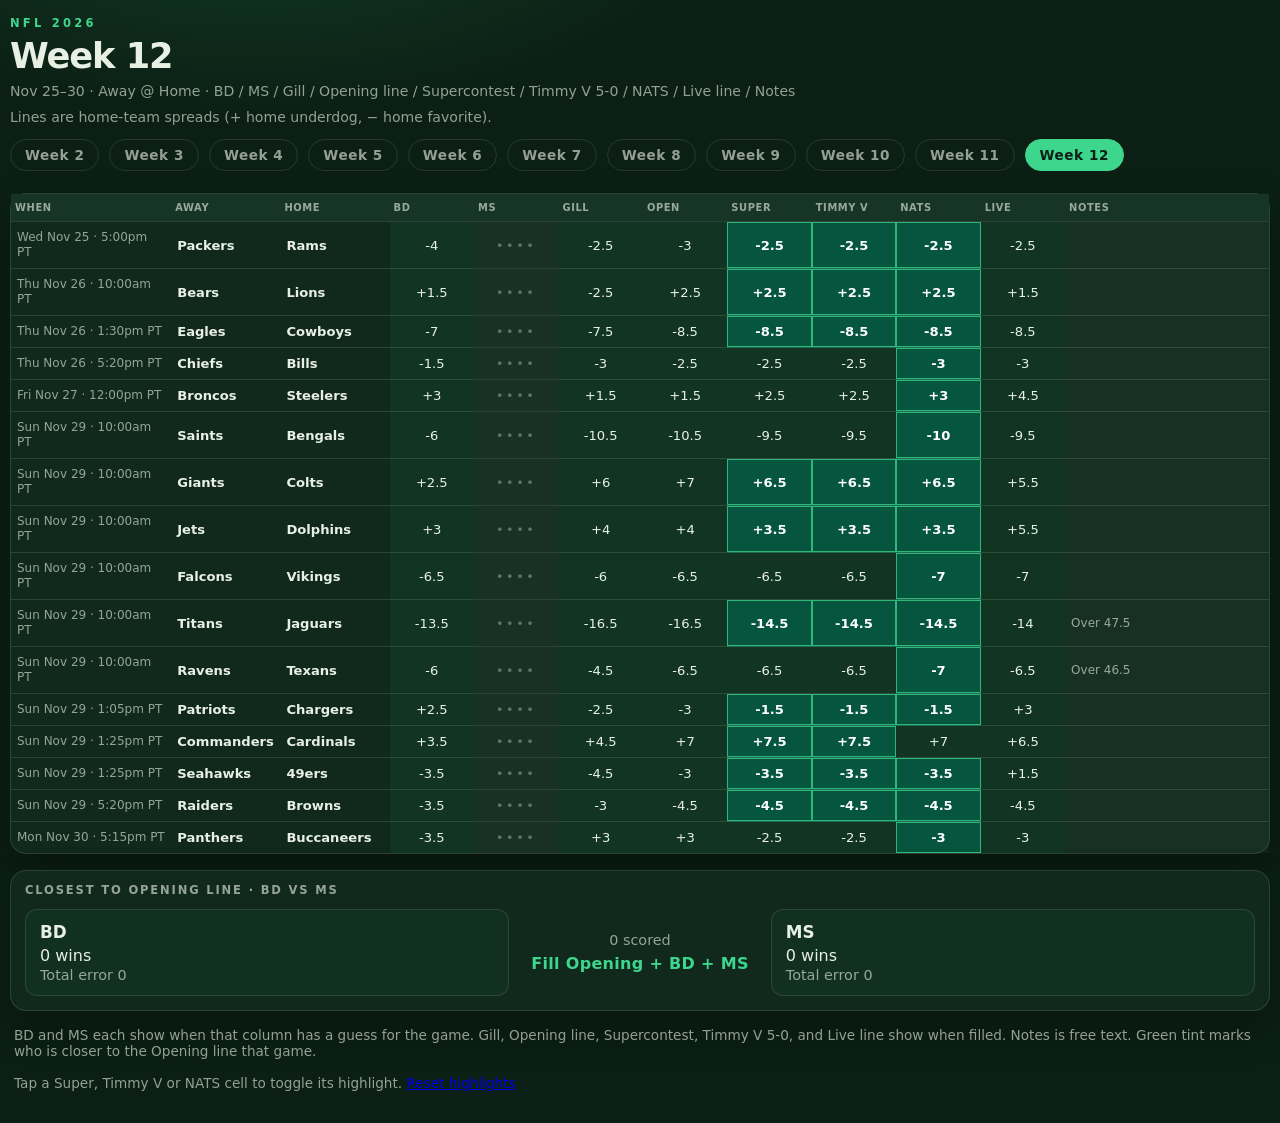
<file: week12/index.html>
<!doctype html>
<html lang="en">
<head>
  <meta charset="utf-8" />
  <meta name="viewport" content="width=device-width, initial-scale=1, viewport-fit=cover" />
  <meta name="theme-color" content="#0b1f14" />
  <meta name="description" content="NFL Week 12 picks — BD, MS, Gill." />
  <title>NFL Week 12 · bobbydonnelly.com</title>
  <link rel="stylesheet" href="../styles.css" />
  <style id="best-line-style">
    .pick[data-col="supercontest"], .pick[data-col="splash"], .pick[data-col="nats"]{cursor:pointer;-webkit-tap-highlight-color:transparent;user-select:none;-webkit-user-select:none}
    /* Most extreme contest line per game (Super / Timmy V / NATS) */
    .pick.best-line,
    body.board-compact .pick.best-line{
      background:rgba(0,114,85,.62);
      box-shadow:inset 0 0 0 1px rgba(61,214,140,.75);
      color:#fff;
      font-weight:800;
    }
  </style>
</head>
<body class="board-compact">
  <main class="wrap">
    <header>
      <p class="eyebrow">NFL 2026</p>
      <h1>Week 12</h1>
      <p class="sub">Nov 25–30 · Away @ Home · BD / MS / Gill / Opening line / Supercontest / Timmy V 5-0 / NATS / Live line / Notes</p>
      <p class="sub spread-hint">Lines are home-team spreads (+ home underdog, − home favorite).</p>
    <nav class="week-nav" aria-label="Week navigation">
      <a href="../week2/">Week 2</a>
      <a href="../week3/">Week 3</a>
      <a href="../week4/">Week 4</a>
      <a href="../week5/">Week 5</a>
      <a href="../week6/">Week 6</a>
      <a href="../week7/">Week 7</a>
      <a href="../week8/">Week 8</a>
      <a href="../week9/">Week 9</a>
      <a href="../week10/">Week 10</a>
      <a href="../week11/">Week 11</a>
      <a href="./" class="active" aria-current="page">Week 12</a>
    </nav>
    </header>
    <div class="table-scroller">
      <table>
      <colgroup>
        <col class="w-when" />
        <col class="w-team" />
        <col class="w-team" />
        <col class="w-pick" />
        <col class="w-pick" />
        <col class="w-pick" />
        <col class="w-pick" />
        <col class="w-pick" />
        <col class="w-pick" />
        <col class="w-pick" />
        <col class="w-pick" />
        <col class="w-notes" />
      </colgroup>
        <thead>
          <tr>
            <th scope="col">When</th>
            <th scope="col">Away</th>
            <th scope="col">Home</th>
            <th scope="col">BD</th>
            <th scope="col">MS</th>
            <th scope="col">Gill</th>
            <th scope="col">Open</th>
            <th scope="col">Super</th>
            <th scope="col">Timmy V</th>
            <th scope="col">NATS</th>
            <th scope="col">Live</th>
            <th scope="col">Notes</th>
          </tr>
        </thead>
        <tbody>
<tr>
        <td class="when">Wed Nov 25 · 5:00pm PT</td>
        <td class="away">Packers</td>
        <td class="home">Rams</td>
        <td class="pick" contenteditable="true" spellcheck="false" data-col="bd" data-value="-4" aria-label="BD pick">-4</td>
        <td class="pick" contenteditable="true" spellcheck="false" data-col="ms" data-value="" aria-label="MS pick"></td>
        <td class="pick" contenteditable="true" spellcheck="false" data-col="gill" data-value="-2.5" aria-label="Gill pick">-2.5</td>
        <td class="pick" contenteditable="true" spellcheck="false" data-col="opening" data-value="-3" aria-label="Opening line">-3</td>
        <td class="pick" data-col="supercontest" data-value="-2.5" aria-label="Supercontest">-2.5</td>
        <td class="pick" data-col="splash" data-value="-2.5" aria-label="Timmy V 5-0">-2.5</td>
        <td class="pick" data-col="nats" data-value="-2.5" aria-label="NATS line">-2.5</td>
        <td class="pick" contenteditable="true" spellcheck="false" data-col="live" data-value="-2.5" aria-label="Live line">-2.5</td>
        <td class="notes" contenteditable="true" spellcheck="false" data-col="notes" data-value="" aria-label="Notes"></td>
      </tr>
<tr>
        <td class="when">Thu Nov 26 · 10:00am PT</td>
        <td class="away">Bears</td>
        <td class="home">Lions</td>
        <td class="pick" contenteditable="true" spellcheck="false" data-col="bd" data-value="+1.5" aria-label="BD pick">+1.5</td>
        <td class="pick" contenteditable="true" spellcheck="false" data-col="ms" data-value="" aria-label="MS pick"></td>
        <td class="pick" contenteditable="true" spellcheck="false" data-col="gill" data-value="-2.5" aria-label="Gill pick">-2.5</td>
        <td class="pick" contenteditable="true" spellcheck="false" data-col="opening" data-value="+2.5" aria-label="Opening line">+2.5</td>
        <td class="pick" data-col="supercontest" data-value="+2.5" aria-label="Supercontest">+2.5</td>
        <td class="pick" data-col="splash" data-value="+2.5" aria-label="Timmy V 5-0">+2.5</td>
        <td class="pick" data-col="nats" data-value="+2.5" aria-label="NATS line">+2.5</td>
        <td class="pick" contenteditable="true" spellcheck="false" data-col="live" data-value="+1.5" aria-label="Live line">+1.5</td>
        <td class="notes" contenteditable="true" spellcheck="false" data-col="notes" data-value="" aria-label="Notes"></td>
      </tr>
<tr>
        <td class="when">Thu Nov 26 · 1:30pm PT</td>
        <td class="away">Eagles</td>
        <td class="home">Cowboys</td>
        <td class="pick" contenteditable="true" spellcheck="false" data-col="bd" data-value="-7" aria-label="BD pick">-7</td>
        <td class="pick" contenteditable="true" spellcheck="false" data-col="ms" data-value="" aria-label="MS pick"></td>
        <td class="pick" contenteditable="true" spellcheck="false" data-col="gill" data-value="-7.5" aria-label="Gill pick">-7.5</td>
        <td class="pick" contenteditable="true" spellcheck="false" data-col="opening" data-value="-8.5" aria-label="Opening line">-8.5</td>
        <td class="pick" data-col="supercontest" data-value="-8.5" aria-label="Supercontest">-8.5</td>
        <td class="pick" data-col="splash" data-value="-8.5" aria-label="Timmy V 5-0">-8.5</td>
        <td class="pick" data-col="nats" data-value="-8.5" aria-label="NATS line">-8.5</td>
        <td class="pick" contenteditable="true" spellcheck="false" data-col="live" data-value="-8.5" aria-label="Live line">-8.5</td>
        <td class="notes" contenteditable="true" spellcheck="false" data-col="notes" data-value="" aria-label="Notes"></td>
      </tr>
<tr>
        <td class="when">Thu Nov 26 · 5:20pm PT</td>
        <td class="away">Chiefs</td>
        <td class="home">Bills</td>
        <td class="pick" contenteditable="true" spellcheck="false" data-col="bd" data-value="-1.5" aria-label="BD pick">-1.5</td>
        <td class="pick" contenteditable="true" spellcheck="false" data-col="ms" data-value="" aria-label="MS pick"></td>
        <td class="pick" contenteditable="true" spellcheck="false" data-col="gill" data-value="-3" aria-label="Gill pick">-3</td>
        <td class="pick" contenteditable="true" spellcheck="false" data-col="opening" data-value="-2.5" aria-label="Opening line">-2.5</td>
        <td class="pick" data-col="supercontest" data-value="-2.5" aria-label="Supercontest">-2.5</td>
        <td class="pick" data-col="splash" data-value="-2.5" aria-label="Timmy V 5-0">-2.5</td>
        <td class="pick" data-col="nats" data-value="-3" aria-label="NATS line">-3</td>
        <td class="pick" contenteditable="true" spellcheck="false" data-col="live" data-value="-3" aria-label="Live line">-3</td>
        <td class="notes" contenteditable="true" spellcheck="false" data-col="notes" data-value="" aria-label="Notes"></td>
      </tr>
<tr>
        <td class="when">Fri Nov 27 · 12:00pm PT</td>
        <td class="away">Broncos</td>
        <td class="home">Steelers</td>
        <td class="pick" contenteditable="true" spellcheck="false" data-col="bd" data-value="+3" aria-label="BD pick">+3</td>
        <td class="pick" contenteditable="true" spellcheck="false" data-col="ms" data-value="" aria-label="MS pick"></td>
        <td class="pick" contenteditable="true" spellcheck="false" data-col="gill" data-value="+1.5" aria-label="Gill pick">+1.5</td>
        <td class="pick" contenteditable="true" spellcheck="false" data-col="opening" data-value="+1.5" aria-label="Opening line">+1.5</td>
        <td class="pick" data-col="supercontest" data-value="+2.5" aria-label="Supercontest">+2.5</td>
        <td class="pick" data-col="splash" data-value="+2.5" aria-label="Timmy V 5-0">+2.5</td>
        <td class="pick" data-col="nats" data-value="+3" aria-label="NATS line">+3</td>
        <td class="pick" contenteditable="true" spellcheck="false" data-col="live" data-value="+4.5" aria-label="Live line">+4.5</td>
        <td class="notes" contenteditable="true" spellcheck="false" data-col="notes" data-value="" aria-label="Notes"></td>
      </tr>
<tr>
        <td class="when">Sun Nov 29 · 10:00am PT</td>
        <td class="away">Saints</td>
        <td class="home">Bengals</td>
        <td class="pick" contenteditable="true" spellcheck="false" data-col="bd" data-value="-6" aria-label="BD pick">-6</td>
        <td class="pick" contenteditable="true" spellcheck="false" data-col="ms" data-value="" aria-label="MS pick"></td>
        <td class="pick" contenteditable="true" spellcheck="false" data-col="gill" data-value="-10.5" aria-label="Gill pick">-10.5</td>
        <td class="pick" contenteditable="true" spellcheck="false" data-col="opening" data-value="-10.5" aria-label="Opening line">-10.5</td>
        <td class="pick" data-col="supercontest" data-value="-9.5" aria-label="Supercontest">-9.5</td>
        <td class="pick" data-col="splash" data-value="-9.5" aria-label="Timmy V 5-0">-9.5</td>
        <td class="pick" data-col="nats" data-value="-10" aria-label="NATS line">-10</td>
        <td class="pick" contenteditable="true" spellcheck="false" data-col="live" data-value="-9.5" aria-label="Live line">-9.5</td>
        <td class="notes" contenteditable="true" spellcheck="false" data-col="notes" data-value="" aria-label="Notes"></td>
      </tr>
<tr>
        <td class="when">Sun Nov 29 · 10:00am PT</td>
        <td class="away">Giants</td>
        <td class="home">Colts</td>
        <td class="pick" contenteditable="true" spellcheck="false" data-col="bd" data-value="+2.5" aria-label="BD pick">+2.5</td>
        <td class="pick" contenteditable="true" spellcheck="false" data-col="ms" data-value="" aria-label="MS pick"></td>
        <td class="pick" contenteditable="true" spellcheck="false" data-col="gill" data-value="+6" aria-label="Gill pick">+6</td>
        <td class="pick" contenteditable="true" spellcheck="false" data-col="opening" data-value="+7" aria-label="Opening line">+7</td>
        <td class="pick" data-col="supercontest" data-value="+6.5" aria-label="Supercontest">+6.5</td>
        <td class="pick" data-col="splash" data-value="+6.5" aria-label="Timmy V 5-0">+6.5</td>
        <td class="pick" data-col="nats" data-value="+6.5" aria-label="NATS line">+6.5</td>
        <td class="pick" contenteditable="true" spellcheck="false" data-col="live" data-value="+5.5" aria-label="Live line">+5.5</td>
        <td class="notes" contenteditable="true" spellcheck="false" data-col="notes" data-value="" aria-label="Notes"></td>
      </tr>
<tr>
        <td class="when">Sun Nov 29 · 10:00am PT</td>
        <td class="away">Jets</td>
        <td class="home">Dolphins</td>
        <td class="pick" contenteditable="true" spellcheck="false" data-col="bd" data-value="+3" aria-label="BD pick">+3</td>
        <td class="pick" contenteditable="true" spellcheck="false" data-col="ms" data-value="" aria-label="MS pick"></td>
        <td class="pick" contenteditable="true" spellcheck="false" data-col="gill" data-value="+4" aria-label="Gill pick">+4</td>
        <td class="pick" contenteditable="true" spellcheck="false" data-col="opening" data-value="+4" aria-label="Opening line">+4</td>
        <td class="pick" data-col="supercontest" data-value="+3.5" aria-label="Supercontest">+3.5</td>
        <td class="pick" data-col="splash" data-value="+3.5" aria-label="Timmy V 5-0">+3.5</td>
        <td class="pick" data-col="nats" data-value="+3.5" aria-label="NATS line">+3.5</td>
        <td class="pick" contenteditable="true" spellcheck="false" data-col="live" data-value="+5.5" aria-label="Live line">+5.5</td>
        <td class="notes" contenteditable="true" spellcheck="false" data-col="notes" data-value="" aria-label="Notes"></td>
      </tr>
<tr>
        <td class="when">Sun Nov 29 · 10:00am PT</td>
        <td class="away">Falcons</td>
        <td class="home">Vikings</td>
        <td class="pick" contenteditable="true" spellcheck="false" data-col="bd" data-value="-6.5" aria-label="BD pick">-6.5</td>
        <td class="pick" contenteditable="true" spellcheck="false" data-col="ms" data-value="" aria-label="MS pick"></td>
        <td class="pick" contenteditable="true" spellcheck="false" data-col="gill" data-value="-6" aria-label="Gill pick">-6</td>
        <td class="pick" contenteditable="true" spellcheck="false" data-col="opening" data-value="-6.5" aria-label="Opening line">-6.5</td>
        <td class="pick" data-col="supercontest" data-value="-6.5" aria-label="Supercontest">-6.5</td>
        <td class="pick" data-col="splash" data-value="-6.5" aria-label="Timmy V 5-0">-6.5</td>
        <td class="pick" data-col="nats" data-value="-7" aria-label="NATS line">-7</td>
        <td class="pick" contenteditable="true" spellcheck="false" data-col="live" data-value="-7" aria-label="Live line">-7</td>
        <td class="notes" contenteditable="true" spellcheck="false" data-col="notes" data-value="" aria-label="Notes"></td>
      </tr>
<tr>
        <td class="when">Sun Nov 29 · 10:00am PT</td>
        <td class="away">Titans</td>
        <td class="home">Jaguars</td>
        <td class="pick" contenteditable="true" spellcheck="false" data-col="bd" data-value="-13.5" aria-label="BD pick">-13.5</td>
        <td class="pick" contenteditable="true" spellcheck="false" data-col="ms" data-value="" aria-label="MS pick"></td>
        <td class="pick" contenteditable="true" spellcheck="false" data-col="gill" data-value="-16.5" aria-label="Gill pick">-16.5</td>
        <td class="pick" contenteditable="true" spellcheck="false" data-col="opening" data-value="-16.5" aria-label="Opening line">-16.5</td>
        <td class="pick" data-col="supercontest" data-value="-14.5" aria-label="Supercontest">-14.5</td>
        <td class="pick" data-col="splash" data-value="-14.5" aria-label="Timmy V 5-0">-14.5</td>
        <td class="pick" data-col="nats" data-value="-14.5" aria-label="NATS line">-14.5</td>
        <td class="pick" contenteditable="true" spellcheck="false" data-col="live" data-value="-14" aria-label="Live line">-14</td>
        <td class="notes" contenteditable="true" spellcheck="false" data-col="notes" data-value="Over 47.5" aria-label="Notes">Over 47.5</td>
      </tr>
<tr>
        <td class="when">Sun Nov 29 · 10:00am PT</td>
        <td class="away">Ravens</td>
        <td class="home">Texans</td>
        <td class="pick" contenteditable="true" spellcheck="false" data-col="bd" data-value="-6" aria-label="BD pick">-6</td>
        <td class="pick" contenteditable="true" spellcheck="false" data-col="ms" data-value="" aria-label="MS pick"></td>
        <td class="pick" contenteditable="true" spellcheck="false" data-col="gill" data-value="-4.5" aria-label="Gill pick">-4.5</td>
        <td class="pick" contenteditable="true" spellcheck="false" data-col="opening" data-value="-6.5" aria-label="Opening line">-6.5</td>
        <td class="pick" data-col="supercontest" data-value="-6.5" aria-label="Supercontest">-6.5</td>
        <td class="pick" data-col="splash" data-value="-6.5" aria-label="Timmy V 5-0">-6.5</td>
        <td class="pick" data-col="nats" data-value="-7" aria-label="NATS line">-7</td>
        <td class="pick" contenteditable="true" spellcheck="false" data-col="live" data-value="-6.5" aria-label="Live line">-6.5</td>
        <td class="notes" contenteditable="true" spellcheck="false" data-col="notes" data-value="Over 46.5" aria-label="Notes">Over 46.5</td>
      </tr>
<tr>
        <td class="when">Sun Nov 29 · 1:05pm PT</td>
        <td class="away">Patriots</td>
        <td class="home">Chargers</td>
        <td class="pick" contenteditable="true" spellcheck="false" data-col="bd" data-value="+2.5" aria-label="BD pick">+2.5</td>
        <td class="pick" contenteditable="true" spellcheck="false" data-col="ms" data-value="" aria-label="MS pick"></td>
        <td class="pick" contenteditable="true" spellcheck="false" data-col="gill" data-value="-2.5" aria-label="Gill pick">-2.5</td>
        <td class="pick" contenteditable="true" spellcheck="false" data-col="opening" data-value="-3" aria-label="Opening line">-3</td>
        <td class="pick" data-col="supercontest" data-value="-1.5" aria-label="Supercontest">-1.5</td>
        <td class="pick" data-col="splash" data-value="-1.5" aria-label="Timmy V 5-0">-1.5</td>
        <td class="pick" data-col="nats" data-value="-1.5" aria-label="NATS line">-1.5</td>
        <td class="pick" contenteditable="true" spellcheck="false" data-col="live" data-value="+3" aria-label="Live line">+3</td>
        <td class="notes" contenteditable="true" spellcheck="false" data-col="notes" data-value="" aria-label="Notes"></td>
      </tr>
<tr>
        <td class="when">Sun Nov 29 · 1:25pm PT</td>
        <td class="away">Commanders</td>
        <td class="home">Cardinals</td>
        <td class="pick" contenteditable="true" spellcheck="false" data-col="bd" data-value="+3.5" aria-label="BD pick">+3.5</td>
        <td class="pick" contenteditable="true" spellcheck="false" data-col="ms" data-value="" aria-label="MS pick"></td>
        <td class="pick" contenteditable="true" spellcheck="false" data-col="gill" data-value="+4.5" aria-label="Gill pick">+4.5</td>
        <td class="pick" contenteditable="true" spellcheck="false" data-col="opening" data-value="+7" aria-label="Opening line">+7</td>
        <td class="pick" data-col="supercontest" data-value="+7.5" aria-label="Supercontest">+7.5</td>
        <td class="pick" data-col="splash" data-value="+7.5" aria-label="Timmy V 5-0">+7.5</td>
        <td class="pick" data-col="nats" data-value="+7" aria-label="NATS line">+7</td>
        <td class="pick" contenteditable="true" spellcheck="false" data-col="live" data-value="+6.5" aria-label="Live line">+6.5</td>
        <td class="notes" contenteditable="true" spellcheck="false" data-col="notes" data-value="" aria-label="Notes"></td>
      </tr>
<tr>
        <td class="when">Sun Nov 29 · 1:25pm PT</td>
        <td class="away">Seahawks</td>
        <td class="home">49ers</td>
        <td class="pick" contenteditable="true" spellcheck="false" data-col="bd" data-value="-3.5" aria-label="BD pick">-3.5</td>
        <td class="pick" contenteditable="true" spellcheck="false" data-col="ms" data-value="" aria-label="MS pick"></td>
        <td class="pick" contenteditable="true" spellcheck="false" data-col="gill" data-value="-4.5" aria-label="Gill pick">-4.5</td>
        <td class="pick" contenteditable="true" spellcheck="false" data-col="opening" data-value="-3" aria-label="Opening line">-3</td>
        <td class="pick" data-col="supercontest" data-value="-3.5" aria-label="Supercontest">-3.5</td>
        <td class="pick" data-col="splash" data-value="-3.5" aria-label="Timmy V 5-0">-3.5</td>
        <td class="pick" data-col="nats" data-value="-3.5" aria-label="NATS line">-3.5</td>
        <td class="pick" contenteditable="true" spellcheck="false" data-col="live" data-value="+1.5" aria-label="Live line">+1.5</td>
        <td class="notes" contenteditable="true" spellcheck="false" data-col="notes" data-value="" aria-label="Notes"></td>
      </tr>
<tr>
        <td class="when">Sun Nov 29 · 5:20pm PT</td>
        <td class="away">Raiders</td>
        <td class="home">Browns</td>
        <td class="pick" contenteditable="true" spellcheck="false" data-col="bd" data-value="-3.5" aria-label="BD pick">-3.5</td>
        <td class="pick" contenteditable="true" spellcheck="false" data-col="ms" data-value="" aria-label="MS pick"></td>
        <td class="pick" contenteditable="true" spellcheck="false" data-col="gill" data-value="-3" aria-label="Gill pick">-3</td>
        <td class="pick" contenteditable="true" spellcheck="false" data-col="opening" data-value="-4.5" aria-label="Opening line">-4.5</td>
        <td class="pick" data-col="supercontest" data-value="-4.5" aria-label="Supercontest">-4.5</td>
        <td class="pick" data-col="splash" data-value="-4.5" aria-label="Timmy V 5-0">-4.5</td>
        <td class="pick" data-col="nats" data-value="-4.5" aria-label="NATS line">-4.5</td>
        <td class="pick" contenteditable="true" spellcheck="false" data-col="live" data-value="-4.5" aria-label="Live line">-4.5</td>
        <td class="notes" contenteditable="true" spellcheck="false" data-col="notes" data-value="" aria-label="Notes"></td>
      </tr>
<tr>
        <td class="when">Mon Nov 30 · 5:15pm PT</td>
        <td class="away">Panthers</td>
        <td class="home">Buccaneers</td>
        <td class="pick" contenteditable="true" spellcheck="false" data-col="bd" data-value="-3.5" aria-label="BD pick">-3.5</td>
        <td class="pick" contenteditable="true" spellcheck="false" data-col="ms" data-value="" aria-label="MS pick"></td>
        <td class="pick" contenteditable="true" spellcheck="false" data-col="gill" data-value="+3" aria-label="Gill pick">+3</td>
        <td class="pick" contenteditable="true" spellcheck="false" data-col="opening" data-value="+3" aria-label="Opening line">+3</td>
        <td class="pick" data-col="supercontest" data-value="-2.5" aria-label="Supercontest">-2.5</td>
        <td class="pick" data-col="splash" data-value="-2.5" aria-label="Timmy V 5-0">-2.5</td>
        <td class="pick" data-col="nats" data-value="-3" aria-label="NATS line">-3</td>
        <td class="pick" contenteditable="true" spellcheck="false" data-col="live" data-value="-3" aria-label="Live line">-3</td>
        <td class="notes" contenteditable="true" spellcheck="false" data-col="notes" data-value="" aria-label="Notes"></td>
      </tr>
        </tbody>
      </table>
    </div>
    <div class="score-strip" role="status" aria-label="BD vs MS closest to Opening line">
      <div class="score-title">Closest to Opening line · BD vs MS</div>
      <div class="score-grid">
        <div class="score-card" id="score-bd">
          <div class="score-name">BD</div>
          <div class="score-wins">0 wins</div>
          <div class="score-err">Total error 0</div>
        </div>
        <div class="score-mid">
          <div class="score-ties">0 scored</div>
          <div class="score-leader">Fill Opening + BD + MS</div>
        </div>
        <div class="score-card" id="score-ms">
          <div class="score-name">MS</div>
          <div class="score-wins">0 wins</div>
          <div class="score-err">Total error 0</div>
        </div>
      </div>
    </div>
    <p class="hint">BD and MS each show when that column has a guess for the game. Gill, Opening line, Supercontest, Timmy V 5-0, and Live line show when filled. Notes is free text. Green tint marks who is closer to the Opening line that game.</p>
    <p class="hint">Tap a Super, Timmy V or NATS cell to toggle its highlight. <a href="#" onclick="window.resetBestLineToggles&&window.resetBestLineToggles();return false;">Reset highlights</a></p>
  </main>
  <script src="app.js"></script>
  <script id="best-line-script">
  // Highlight the most extreme Supercontest / Timmy V / NATS line per game:
  // all + (or PK) -> highest; all - (or PK) -> lowest; mixed signs -> largest
  // absolute value. Every tied cell is highlighted. Needs 2+ numeric lines.
  (() => {
    const COLS = ["supercontest", "splash", "nats"];
    // Bobby's manual picks by home team: null = no highlight, number = highlight that line instead.
    const OVERRIDES = {};
    function parseLine(cell) {
      if (!cell) return null;
      let s = (cell.textContent || "").trim();
      if (!s) s = (cell.dataset.value || "").trim();
      s = s.replace(/[\u2212\u2013\u2014]/g, "-").replace(/\*+$/, "").trim();
      if (/^(pk|pick|pick'?em)$/i.test(s)) return 0;
      if (!/^[+-]?\d+(?:\.\d+)?$/.test(s)) return null;
      return parseFloat(s);
    }
    function markBestLines() {
      document.querySelectorAll("tbody tr").forEach((tr) => {
        const items = COLS.map((col) => {
          const cell = tr.querySelector('td.pick[data-col="' + col + '"]');
          return { cell, v: parseLine(cell) };
        }).filter((x) => x.cell);
        items.forEach((x) => x.cell.classList.remove("best-line"));
        const nums = items.filter((x) => x.v !== null && !Number.isNaN(x.v));
        const home = ((tr.querySelector("td.home") || {}).textContent || "").trim();
        if (Object.prototype.hasOwnProperty.call(OVERRIDES, home)) {
          const want = OVERRIDES[home];
          if (want !== null) nums.forEach((x) => { if (x.v === want) x.cell.classList.add("best-line"); });
          return;
        }
        if (nums.length < 2) return;
        const vals = nums.map((x) => x.v);
        let target;
        if (vals.every((v) => v >= 0)) target = Math.max(...vals);
        else if (vals.every((v) => v <= 0)) target = Math.min(...vals);
        else target = Math.max(...vals.map(Math.abs));
        const mixed = !vals.every((v) => v >= 0) && !vals.every((v) => v <= 0);
        nums.forEach((x) => {
          const hit = mixed ? Math.abs(x.v) === target : x.v === target;
          if (hit) x.cell.classList.add("best-line");
        });
      });
      // Bobby's tap toggles win over the automatic rule and OVERRIDES.
      const tog = loadToggles();
      document.querySelectorAll("tbody tr").forEach((tr) => {
        const home = ((tr.querySelector("td.home") || {}).textContent || "").trim();
        COLS.forEach((col) => {
          const cell = tr.querySelector('td.pick[data-col="' + col + '"]');
          const k = home + ":" + col;
          if (cell && Object.prototype.hasOwnProperty.call(tog, k)) cell.classList.toggle("best-line", !!tog[k]);
        });
      });
    }
    const TKEY = "nfl-week12-highlights-v1";
    function loadToggles() { try { return JSON.parse(localStorage.getItem(TKEY) || "{}") || {}; } catch (_) { return {}; } }
    function saveToggles(t) { localStorage.setItem(TKEY, JSON.stringify(t)); }
    function cellKey(cell) {
      const tr = cell.closest("tr");
      const home = ((tr && tr.querySelector("td.home")) || {}).textContent || "";
      return home.trim() + ":" + cell.dataset.col;
    }
    // Super / Timmy V / NATS are read-only: a tap or click toggles the highlight.
    document.addEventListener("click", (e) => {
      const cell = e.target.closest && e.target.closest("td.pick");
      if (!isLineCell(cell)) return;
      const t = loadToggles();
      t[cellKey(cell)] = !cell.classList.contains("best-line");
      saveToggles(t);
      markBestLines();
    });
    window.resetBestLineToggles = () => { localStorage.removeItem(TKEY); markBestLines(); };
    const isLineCell = (el) =>
      el && el.matches && el.matches('td.pick[data-col="supercontest"], td.pick[data-col="splash"], td.pick[data-col="nats"]');
    document.addEventListener("input", (e) => { if (isLineCell(e.target)) markBestLines(); });
    document.addEventListener("focusout", (e) => { if (isLineCell(e.target)) markBestLines(); });
    window.markBestLines = markBestLines;
    if (document.readyState === "loading") document.addEventListener("DOMContentLoaded", markBestLines);
    else markBestLines();
    window.addEventListener("load", markBestLines);
  })();
  </script>
</body>
</html>
</file>
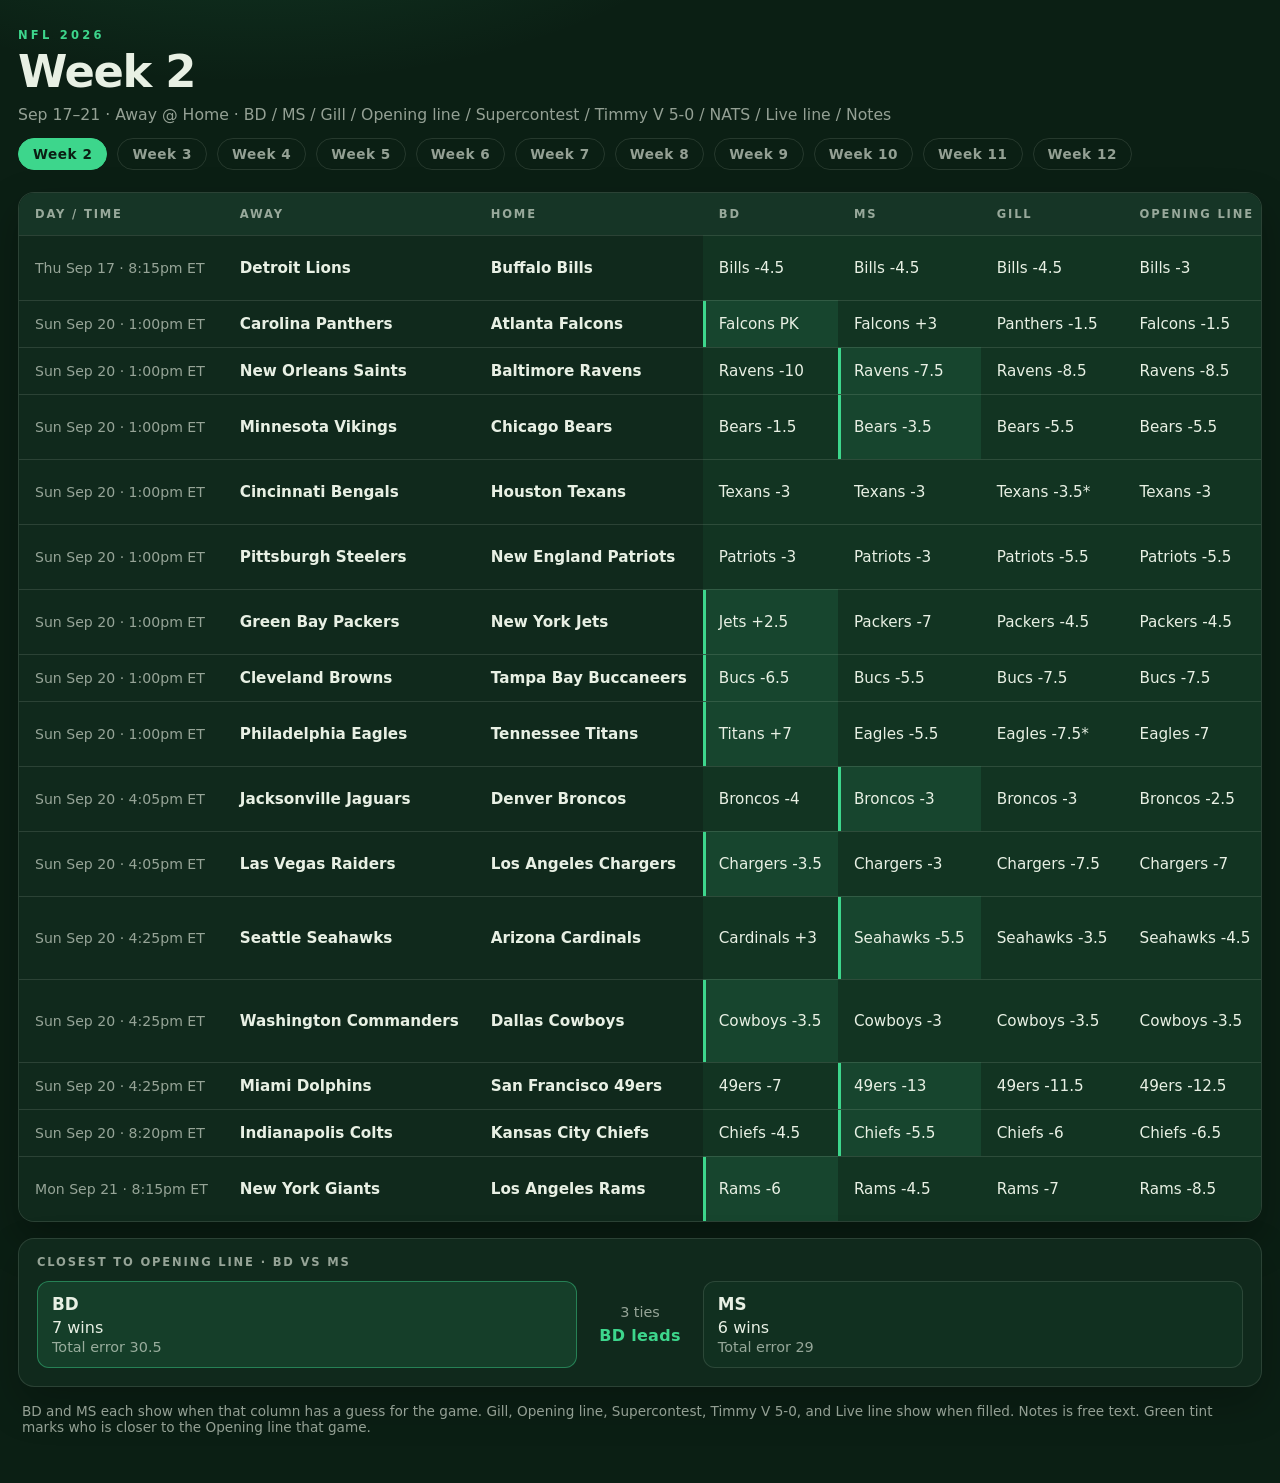
<file: week2/index.html>
<!doctype html>
<html lang="en">
<head>
  <meta charset="utf-8" />
  <meta name="viewport" content="width=device-width, initial-scale=1, viewport-fit=cover" />
  <meta name="theme-color" content="#0b1f14" />
  <meta name="description" content="NFL Week 2 picks — BD, MS, Gill." />
  <title>NFL Week 2 · bobbydonnelly.com</title>
  <link rel="stylesheet" href="../styles.css" />
</head>
<body>
  <main class="wrap">
    <header>
      <p class="eyebrow">NFL 2026</p>
      <h1>Week 2</h1>
      <p class="sub">Sep 17–21 · Away @ Home · BD / MS / Gill / Opening line / Supercontest / Timmy V 5-0 / NATS / Live line / Notes</p>
        <nav class="week-nav" aria-label="Week navigation">
      <a href="./" class="active" aria-current="page">Week 2</a>
      <a href="../week3/">Week 3</a>
      <a href="../week4/">Week 4</a>
      <a href="../week5/">Week 5</a>
      <a href="../week6/">Week 6</a>
      <a href="../week7/">Week 7</a>
      <a href="../week8/">Week 8</a>
      <a href="../week9/">Week 9</a>
      <a href="../week10/">Week 10</a>
      <a href="../week11/">Week 11</a>
      <a href="../week12/">Week 12</a>
    </nav>
    </header>
    <div class="table-scroller">
      <table>
        <thead>
          <tr>
            <th scope="col">Day / Time</th>
            <th scope="col">Away</th>
            <th scope="col">Home</th>
            <th scope="col">BD</th>
            <th scope="col">MS</th>
            <th scope="col">Gill</th>
            <th scope="col">Opening line</th>
            <th scope="col">Supercontest</th>
            <th scope="col">Timmy V 5-0</th>
            <th scope="col">NATS</th>
            <th scope="col">Live line</th>
            <th scope="col">Notes</th>
          </tr>
        </thead>
        <tbody>
<tr>
        <td class="when">Thu Sep 17 · 8:15pm ET</td>
        <td class="away">Detroit Lions</td>
        <td class="home">Buffalo Bills</td>
        <td class="pick" contenteditable="true" spellcheck="false" data-col="bd" data-value="Bills -4.5" aria-label="BD pick"></td>
        <td class="pick" contenteditable="true" spellcheck="false" data-col="ms" data-value="Bills -4.5" aria-label="MS pick">Bills -4.5</td>
        <td class="pick" contenteditable="true" spellcheck="false" data-col="gill" data-value="Bills -4.5" aria-label="Gill pick">Bills -4.5</td>
        <td class="pick" contenteditable="true" spellcheck="false" data-col="open" data-value="Bills -3" aria-label="Opening line">Bills -3</td>
        <td class="pick" contenteditable="true" spellcheck="false" data-col="super" data-value="Bills -4.5" aria-label="Supercontest">Bills -4.5</td>
        <td class="pick" contenteditable="true" spellcheck="false" data-col="splash" data-value="Bills -4.5" aria-label="Timmy V 5-0">Bills -4.5</td>
        <td class="pick" contenteditable="true" spellcheck="false" data-col="nats" data-value="Bills -5.5" aria-label="NATS line">Bills -5.5</td>
        <td class="pick" contenteditable="true" spellcheck="false" data-col="live" data-value="Bills -5.5" aria-label="Live line">Bills -5.5</td>
        <td class="notes" contenteditable="true" spellcheck="false" data-col="notes" data-value="Lean: Bills -4; Over" aria-label="Notes">Lean: Bills -4; Over</td>
      </tr>
<tr>
        <td class="when">Sun Sep 20 · 1:00pm ET</td>
        <td class="away">Carolina Panthers</td>
        <td class="home">Atlanta Falcons</td>
        <td class="pick closer" contenteditable="true" spellcheck="false" data-col="bd" data-value="Falcons PK" aria-label="BD pick"></td>
        <td class="pick" contenteditable="true" spellcheck="false" data-col="ms" data-value="Falcons +3" aria-label="MS pick">Falcons +3</td>
        <td class="pick" contenteditable="true" spellcheck="false" data-col="gill" data-value="Panthers -1.5" aria-label="Gill pick">Panthers -1.5</td>
        <td class="pick" contenteditable="true" spellcheck="false" data-col="open" data-value="Falcons -1.5" aria-label="Opening line">Falcons -1.5</td>
        <td class="pick" contenteditable="true" spellcheck="false" data-col="super" data-value="Panthers -1.5" aria-label="Supercontest">Panthers -1.5</td>
        <td class="pick" contenteditable="true" spellcheck="false" data-col="splash" data-value="Falcons +1.5" aria-label="Timmy V 5-0">Falcons +1.5</td>
        <td class="pick" contenteditable="true" spellcheck="false" data-col="nats" data-value="Panthers -2.5" aria-label="NATS line">Panthers -2.5</td>
        <td class="pick" contenteditable="true" spellcheck="false" data-col="live" data-value="Panthers -2.5" aria-label="Live line">Panthers -2.5</td>
        <td class="notes" contenteditable="true" spellcheck="false" data-col="notes" data-value="" aria-label="Notes"></td>
      </tr>
<tr>
        <td class="when">Sun Sep 20 · 1:00pm ET</td>
        <td class="away">New Orleans Saints</td>
        <td class="home">Baltimore Ravens</td>
        <td class="pick" contenteditable="true" spellcheck="false" data-col="bd" data-value="Ravens -10" aria-label="BD pick"></td>
        <td class="pick closer" contenteditable="true" spellcheck="false" data-col="ms" data-value="Ravens -7.5" aria-label="MS pick">Ravens -7.5</td>
        <td class="pick" contenteditable="true" spellcheck="false" data-col="gill" data-value="Ravens -8.5" aria-label="Gill pick">Ravens -8.5</td>
        <td class="pick" contenteditable="true" spellcheck="false" data-col="open" data-value="Ravens -8.5" aria-label="Opening line">Ravens -8.5</td>
        <td class="pick" contenteditable="true" spellcheck="false" data-col="super" data-value="Ravens -8.5" aria-label="Supercontest">Ravens -8.5</td>
        <td class="pick" contenteditable="true" spellcheck="false" data-col="splash" data-value="Ravens -8.5" aria-label="Timmy V 5-0">Ravens -8.5</td>
        <td class="pick" contenteditable="true" spellcheck="false" data-col="nats" data-value="Ravens -7.5" aria-label="NATS line">Ravens -7.5</td>
        <td class="pick" contenteditable="true" spellcheck="false" data-col="live" data-value="Ravens -8.5" aria-label="Live line">Ravens -8.5</td>
        <td class="notes" contenteditable="true" spellcheck="false" data-col="notes" data-value="" aria-label="Notes"></td>
      </tr>
<tr>
        <td class="when">Sun Sep 20 · 1:00pm ET</td>
        <td class="away">Minnesota Vikings</td>
        <td class="home">Chicago Bears</td>
        <td class="pick" contenteditable="true" spellcheck="false" data-col="bd" data-value="Bears -1.5" aria-label="BD pick"></td>
        <td class="pick closer" contenteditable="true" spellcheck="false" data-col="ms" data-value="Bears -3.5" aria-label="MS pick">Bears -3.5</td>
        <td class="pick" contenteditable="true" spellcheck="false" data-col="gill" data-value="Bears -5.5" aria-label="Gill pick">Bears -5.5</td>
        <td class="pick" contenteditable="true" spellcheck="false" data-col="open" data-value="Bears -5.5" aria-label="Opening line">Bears -5.5</td>
        <td class="pick" contenteditable="true" spellcheck="false" data-col="super" data-value="Bears -5.5" aria-label="Supercontest">Bears -5.5</td>
        <td class="pick" contenteditable="true" spellcheck="false" data-col="splash" data-value="Bears -5.5" aria-label="Timmy V 5-0">Bears -5.5</td>
        <td class="pick" contenteditable="true" spellcheck="false" data-col="nats" data-value="Bears -5.5" aria-label="NATS line">Bears -5.5</td>
        <td class="pick" contenteditable="true" spellcheck="false" data-col="live" data-value="Bears -4.5" aria-label="Live line">Bears -4.5</td>
        <td class="notes" contenteditable="true" spellcheck="false" data-col="notes" data-value="Lean: Over 48.5" aria-label="Notes">Lean: Over 48.5</td>
      </tr>
<tr>
        <td class="when">Sun Sep 20 · 1:00pm ET</td>
        <td class="away">Cincinnati Bengals</td>
        <td class="home">Houston Texans</td>
        <td class="pick" contenteditable="true" spellcheck="false" data-col="bd" data-value="Texans -3" aria-label="BD pick"></td>
        <td class="pick" contenteditable="true" spellcheck="false" data-col="ms" data-value="Texans -3" aria-label="MS pick">Texans -3</td>
        <td class="pick" contenteditable="true" spellcheck="false" data-col="gill" data-value="Texans -3.5*" aria-label="Gill pick">Texans -3.5*</td>
        <td class="pick" contenteditable="true" spellcheck="false" data-col="open" data-value="Texans -3" aria-label="Opening line">Texans -3</td>
        <td class="pick" contenteditable="true" spellcheck="false" data-col="super" data-value="Texans -3" aria-label="Supercontest">Texans -3</td>
        <td class="pick" contenteditable="true" spellcheck="false" data-col="splash" data-value="Texans -2.5" aria-label="Timmy V 5-0">Texans -2.5</td>
        <td class="pick" contenteditable="true" spellcheck="false" data-col="nats" data-value="Texans -3" aria-label="NATS line">Texans -3</td>
        <td class="pick" contenteditable="true" spellcheck="false" data-col="live" data-value="Texans -3" aria-label="Live line">Texans -3</td>
        <td class="notes" contenteditable="true" spellcheck="false" data-col="notes" data-value="Lean: Texans -3" aria-label="Notes">Lean: Texans -3</td>
      </tr>
<tr>
        <td class="when">Sun Sep 20 · 1:00pm ET</td>
        <td class="away">Pittsburgh Steelers</td>
        <td class="home">New England Patriots</td>
        <td class="pick" contenteditable="true" spellcheck="false" data-col="bd" data-value="Patriots -3" aria-label="BD pick"></td>
        <td class="pick" contenteditable="true" spellcheck="false" data-col="ms" data-value="Patriots -3" aria-label="MS pick">Patriots -3</td>
        <td class="pick" contenteditable="true" spellcheck="false" data-col="gill" data-value="Patriots -5.5" aria-label="Gill pick">Patriots -5.5</td>
        <td class="pick" contenteditable="true" spellcheck="false" data-col="open" data-value="Patriots -5.5" aria-label="Opening line">Patriots -5.5</td>
        <td class="pick" contenteditable="true" spellcheck="false" data-col="super" data-value="Patriots -5.5" aria-label="Supercontest">Patriots -5.5</td>
        <td class="pick" contenteditable="true" spellcheck="false" data-col="splash" data-value="Patriots -4.5" aria-label="Timmy V 5-0">Patriots -4.5</td>
        <td class="pick" contenteditable="true" spellcheck="false" data-col="nats" data-value="Patriots -4.5" aria-label="NATS line">Patriots -4.5</td>
        <td class="pick" contenteditable="true" spellcheck="false" data-col="live" data-value="Patriots -5.5" aria-label="Live line">Patriots -5.5</td>
        <td class="notes" contenteditable="true" spellcheck="false" data-col="notes" data-value="Lean: Patriots -5.5" aria-label="Notes">Lean: Patriots -5.5</td>
      </tr>
<tr>
        <td class="when">Sun Sep 20 · 1:00pm ET</td>
        <td class="away">Green Bay Packers</td>
        <td class="home">New York Jets</td>
        <td class="pick closer" contenteditable="true" spellcheck="false" data-col="bd" data-value="Jets +2.5" aria-label="BD pick"></td>
        <td class="pick" contenteditable="true" spellcheck="false" data-col="ms" data-value="Packers -7" aria-label="MS pick">Packers -7</td>
        <td class="pick" contenteditable="true" spellcheck="false" data-col="gill" data-value="Packers -4.5" aria-label="Gill pick">Packers -4.5</td>
        <td class="pick" contenteditable="true" spellcheck="false" data-col="open" data-value="Packers -4.5" aria-label="Opening line">Packers -4.5</td>
        <td class="pick" contenteditable="true" spellcheck="false" data-col="super" data-value="Packers -3.5" aria-label="Supercontest">Packers -3.5</td>
        <td class="pick" contenteditable="true" spellcheck="false" data-col="splash" data-value="Jets +3.5" aria-label="Timmy V 5-0">Jets +3.5</td>
        <td class="pick" contenteditable="true" spellcheck="false" data-col="nats" data-value="Packers -4.5" aria-label="NATS line">Packers -4.5</td>
        <td class="pick" contenteditable="true" spellcheck="false" data-col="live" data-value="Packers -3.5" aria-label="Live line">Packers -3.5</td>
        <td class="notes" contenteditable="true" spellcheck="false" data-col="notes" data-value="Lean: Jets +4.5" aria-label="Notes">Lean: Jets +4.5</td>
      </tr>
<tr>
        <td class="when">Sun Sep 20 · 1:00pm ET</td>
        <td class="away">Cleveland Browns</td>
        <td class="home">Tampa Bay Buccaneers</td>
        <td class="pick closer" contenteditable="true" spellcheck="false" data-col="bd" data-value="Bucs -6.5" aria-label="BD pick"></td>
        <td class="pick" contenteditable="true" spellcheck="false" data-col="ms" data-value="Bucs -5.5" aria-label="MS pick">Bucs -5.5</td>
        <td class="pick" contenteditable="true" spellcheck="false" data-col="gill" data-value="Bucs -7.5" aria-label="Gill pick">Bucs -7.5</td>
        <td class="pick" contenteditable="true" spellcheck="false" data-col="open" data-value="Bucs -7.5" aria-label="Opening line">Bucs -7.5</td>
        <td class="pick" contenteditable="true" spellcheck="false" data-col="super" data-value="Bucs -8.5" aria-label="Supercontest">Bucs -8.5</td>
        <td class="pick" contenteditable="true" spellcheck="false" data-col="splash" data-value="Bucs -8.5" aria-label="Timmy V 5-0">Bucs -8.5</td>
        <td class="pick" contenteditable="true" spellcheck="false" data-col="nats" data-value="Bucs -8.5" aria-label="NATS line">Bucs -8.5</td>
        <td class="pick" contenteditable="true" spellcheck="false" data-col="live" data-value="Bucs -8.5" aria-label="Live line">Bucs -8.5</td>
        <td class="notes" contenteditable="true" spellcheck="false" data-col="notes" data-value="Lean: Bucs" aria-label="Notes">Lean: Bucs</td>
      </tr>
<tr>
        <td class="when">Sun Sep 20 · 1:00pm ET</td>
        <td class="away">Philadelphia Eagles</td>
        <td class="home">Tennessee Titans</td>
        <td class="pick closer" contenteditable="true" spellcheck="false" data-col="bd" data-value="Titans +7" aria-label="BD pick"></td>
        <td class="pick" contenteditable="true" spellcheck="false" data-col="ms" data-value="Eagles -5.5" aria-label="MS pick">Eagles -5.5</td>
        <td class="pick" contenteditable="true" spellcheck="false" data-col="gill" data-value="Eagles -7.5*" aria-label="Gill pick">Eagles -7.5*</td>
        <td class="pick" contenteditable="true" spellcheck="false" data-col="open" data-value="Eagles -7" aria-label="Opening line">Eagles -7</td>
        <td class="pick" contenteditable="true" spellcheck="false" data-col="super" data-value="Eagles -7" aria-label="Supercontest">Eagles -7</td>
        <td class="pick" contenteditable="true" spellcheck="false" data-col="splash" data-value="Titans +6.5" aria-label="Timmy V 5-0">Titans +6.5</td>
        <td class="pick" contenteditable="true" spellcheck="false" data-col="nats" data-value="Eagles -7" aria-label="NATS line">Eagles -7</td>
        <td class="pick" contenteditable="true" spellcheck="false" data-col="live" data-value="Eagles -7" aria-label="Live line">Eagles -7</td>
        <td class="notes" contenteditable="true" spellcheck="false" data-col="notes" data-value="Lean: Eagles -7" aria-label="Notes">Lean: Eagles -7</td>
      </tr>
<tr>
        <td class="when">Sun Sep 20 · 4:05pm ET</td>
        <td class="away">Jacksonville Jaguars</td>
        <td class="home">Denver Broncos</td>
        <td class="pick" contenteditable="true" spellcheck="false" data-col="bd" data-value="Broncos -4" aria-label="BD pick"></td>
        <td class="pick closer" contenteditable="true" spellcheck="false" data-col="ms" data-value="Broncos -3" aria-label="MS pick">Broncos -3</td>
        <td class="pick" contenteditable="true" spellcheck="false" data-col="gill" data-value="Broncos -3" aria-label="Gill pick">Broncos -3</td>
        <td class="pick" contenteditable="true" spellcheck="false" data-col="open" data-value="Broncos -2.5" aria-label="Opening line">Broncos -2.5</td>
        <td class="pick" contenteditable="true" spellcheck="false" data-col="super" data-value="Broncos -2.5" aria-label="Supercontest">Broncos -2.5</td>
        <td class="pick" contenteditable="true" spellcheck="false" data-col="splash" data-value="Broncos -2.5" aria-label="Timmy V 5-0">Broncos -2.5</td>
        <td class="pick" contenteditable="true" spellcheck="false" data-col="nats" data-value="Broncos -2.5" aria-label="NATS line">Broncos -2.5</td>
        <td class="pick" contenteditable="true" spellcheck="false" data-col="live" data-value="Broncos -2.5" aria-label="Live line">Broncos -2.5</td>
        <td class="notes" contenteditable="true" spellcheck="false" data-col="notes" data-value="Lean: Broncos -2.5" aria-label="Notes">Lean: Broncos -2.5</td>
      </tr>
<tr>
        <td class="when">Sun Sep 20 · 4:05pm ET</td>
        <td class="away">Las Vegas Raiders</td>
        <td class="home">Los Angeles Chargers</td>
        <td class="pick closer" contenteditable="true" spellcheck="false" data-col="bd" data-value="Chargers -3.5" aria-label="BD pick"></td>
        <td class="pick" contenteditable="true" spellcheck="false" data-col="ms" data-value="Chargers -3" aria-label="MS pick">Chargers -3</td>
        <td class="pick" contenteditable="true" spellcheck="false" data-col="gill" data-value="Chargers -7.5" aria-label="Gill pick">Chargers -7.5</td>
        <td class="pick" contenteditable="true" spellcheck="false" data-col="open" data-value="Chargers -7" aria-label="Opening line">Chargers -7</td>
        <td class="pick" contenteditable="true" spellcheck="false" data-col="super" data-value="Chargers -7" aria-label="Supercontest">Chargers -7</td>
        <td class="pick" contenteditable="true" spellcheck="false" data-col="splash" data-value="Chargers -7.5" aria-label="Timmy V 5-0">Chargers -7.5</td>
        <td class="pick" contenteditable="true" spellcheck="false" data-col="nats" data-value="Chargers -6.5" aria-label="NATS line">Chargers -6.5</td>
        <td class="pick" contenteditable="true" spellcheck="false" data-col="live" data-value="Chargers -6.5" aria-label="Live line">Chargers -6.5</td>
        <td class="notes" contenteditable="true" spellcheck="false" data-col="notes" data-value="Lean: Raiders +7/+7.5" aria-label="Notes">Lean: Raiders +7/+7.5</td>
      </tr>
<tr>
        <td class="when">Sun Sep 20 · 4:25pm ET</td>
        <td class="away">Seattle Seahawks</td>
        <td class="home">Arizona Cardinals</td>
        <td class="pick" contenteditable="true" spellcheck="false" data-col="bd" data-value="Cardinals +3" aria-label="BD pick"></td>
        <td class="pick closer" contenteditable="true" spellcheck="false" data-col="ms" data-value="Seahawks -5.5" aria-label="MS pick">Seahawks -5.5</td>
        <td class="pick" contenteditable="true" spellcheck="false" data-col="gill" data-value="Seahawks -3.5" aria-label="Gill pick">Seahawks -3.5</td>
        <td class="pick" contenteditable="true" spellcheck="false" data-col="open" data-value="Seahawks -4.5" aria-label="Opening line">Seahawks -4.5</td>
        <td class="pick" contenteditable="true" spellcheck="false" data-col="super" data-value="Seahawks -4.5" aria-label="Supercontest">Seahawks -4.5</td>
        <td class="pick" contenteditable="true" spellcheck="false" data-col="splash" data-value="Cardinals +4.5" aria-label="Timmy V 5-0">Cardinals +4.5</td>
        <td class="pick" contenteditable="true" spellcheck="false" data-col="nats" data-value="Seahawks -3.5" aria-label="NATS line">Seahawks -3.5</td>
        <td class="pick" contenteditable="true" spellcheck="false" data-col="live" data-value="Seahawks -3.5" aria-label="Live line">Seahawks -3.5</td>
        <td class="notes" contenteditable="true" spellcheck="false" data-col="notes" data-value="Lean: Cardinals +4.5" aria-label="Notes">Lean: Cardinals +4.5</td>
      </tr>
<tr>
        <td class="when">Sun Sep 20 · 4:25pm ET</td>
        <td class="away">Washington Commanders</td>
        <td class="home">Dallas Cowboys</td>
        <td class="pick closer" contenteditable="true" spellcheck="false" data-col="bd" data-value="Cowboys -3.5" aria-label="BD pick"></td>
        <td class="pick" contenteditable="true" spellcheck="false" data-col="ms" data-value="Cowboys -3" aria-label="MS pick">Cowboys -3</td>
        <td class="pick" contenteditable="true" spellcheck="false" data-col="gill" data-value="Cowboys -3.5" aria-label="Gill pick">Cowboys -3.5</td>
        <td class="pick" contenteditable="true" spellcheck="false" data-col="open" data-value="Cowboys -3.5" aria-label="Opening line">Cowboys -3.5</td>
        <td class="pick" contenteditable="true" spellcheck="false" data-col="super" data-value="Cowboys -3.5" aria-label="Supercontest">Cowboys -3.5</td>
        <td class="pick" contenteditable="true" spellcheck="false" data-col="splash" data-value="Cowboys -3.5" aria-label="Timmy V 5-0">Cowboys -3.5</td>
        <td class="pick" contenteditable="true" spellcheck="false" data-col="nats" data-value="Cowboys -4.5" aria-label="NATS line">Cowboys -4.5</td>
        <td class="pick" contenteditable="true" spellcheck="false" data-col="live" data-value="Cowboys -3.5" aria-label="Live line">Cowboys -3.5</td>
        <td class="notes" contenteditable="true" spellcheck="false" data-col="notes" data-value="Lean: Cowboys -3.5; Over 50.5" aria-label="Notes">Lean: Cowboys -3.5; Over 50.5</td>
      </tr>
<tr>
        <td class="when">Sun Sep 20 · 4:25pm ET</td>
        <td class="away">Miami Dolphins</td>
        <td class="home">San Francisco 49ers</td>
        <td class="pick" contenteditable="true" spellcheck="false" data-col="bd" data-value="49ers -7" aria-label="BD pick"></td>
        <td class="pick closer" contenteditable="true" spellcheck="false" data-col="ms" data-value="49ers -13" aria-label="MS pick">49ers -13</td>
        <td class="pick" contenteditable="true" spellcheck="false" data-col="gill" data-value="49ers -11.5" aria-label="Gill pick">49ers -11.5</td>
        <td class="pick" contenteditable="true" spellcheck="false" data-col="open" data-value="49ers -12.5" aria-label="Opening line">49ers -12.5</td>
        <td class="pick" contenteditable="true" spellcheck="false" data-col="super" data-value="49ers -13.5" aria-label="Supercontest">49ers -13.5</td>
        <td class="pick" contenteditable="true" spellcheck="false" data-col="splash" data-value="49ers -13.5" aria-label="Timmy V 5-0">49ers -13.5</td>
        <td class="pick" contenteditable="true" spellcheck="false" data-col="nats" data-value="49ers -13.5" aria-label="NATS line">49ers -13.5</td>
        <td class="pick" contenteditable="true" spellcheck="false" data-col="live" data-value="49ers -13.5" aria-label="Live line">49ers -13.5</td>
        <td class="notes" contenteditable="true" spellcheck="false" data-col="notes" data-value="" aria-label="Notes"></td>
      </tr>
<tr>
        <td class="when">Sun Sep 20 · 8:20pm ET</td>
        <td class="away">Indianapolis Colts</td>
        <td class="home">Kansas City Chiefs</td>
        <td class="pick" contenteditable="true" spellcheck="false" data-col="bd" data-value="Chiefs -4.5" aria-label="BD pick"></td>
        <td class="pick closer" contenteditable="true" spellcheck="false" data-col="ms" data-value="Chiefs -5.5" aria-label="MS pick">Chiefs -5.5</td>
        <td class="pick" contenteditable="true" spellcheck="false" data-col="gill" data-value="Chiefs -6" aria-label="Gill pick">Chiefs -6</td>
        <td class="pick" contenteditable="true" spellcheck="false" data-col="open" data-value="Chiefs -6.5" aria-label="Opening line">Chiefs -6.5</td>
        <td class="pick" contenteditable="true" spellcheck="false" data-col="super" data-value="Chiefs -6.5" aria-label="Supercontest">Chiefs -6.5</td>
        <td class="pick" contenteditable="true" spellcheck="false" data-col="splash" data-value="Chiefs -6.5" aria-label="Timmy V 5-0">Chiefs -6.5</td>
        <td class="pick" contenteditable="true" spellcheck="false" data-col="nats" data-value="Chiefs -6.5" aria-label="NATS line">Chiefs -6.5</td>
        <td class="pick" contenteditable="true" spellcheck="false" data-col="live" data-value="Chiefs -6" aria-label="Live line">Chiefs -6</td>
        <td class="notes" contenteditable="true" spellcheck="false" data-col="notes" data-value="Lean: Colts +7" aria-label="Notes">Lean: Colts +7</td>
      </tr>
<tr>
        <td class="when">Mon Sep 21 · 8:15pm ET</td>
        <td class="away">New York Giants</td>
        <td class="home">Los Angeles Rams</td>
        <td class="pick closer" contenteditable="true" spellcheck="false" data-col="bd" data-value="Rams -6" aria-label="BD pick"></td>
        <td class="pick" contenteditable="true" spellcheck="false" data-col="ms" data-value="Rams -4.5" aria-label="MS pick">Rams -4.5</td>
        <td class="pick" contenteditable="true" spellcheck="false" data-col="gill" data-value="Rams -7" aria-label="Gill pick">Rams -7</td>
        <td class="pick" contenteditable="true" spellcheck="false" data-col="open" data-value="Rams -8.5" aria-label="Opening line">Rams -8.5</td>
        <td class="pick" contenteditable="true" spellcheck="false" data-col="super" data-value="Rams -7.5" aria-label="Supercontest">Rams -7.5</td>
        <td class="pick" contenteditable="true" spellcheck="false" data-col="splash" data-value="Rams -7.5" aria-label="Timmy V 5-0">Rams -7.5</td>
        <td class="pick" contenteditable="true" spellcheck="false" data-col="nats" data-value="Rams -7" aria-label="NATS line">Rams -7</td>
        <td class="pick" contenteditable="true" spellcheck="false" data-col="live" data-value="Rams -6.5" aria-label="Live line">Rams -6.5</td>
        <td class="notes" contenteditable="true" spellcheck="false" data-col="notes" data-value="Lean: Giants +7.5" aria-label="Notes">Lean: Giants +7.5</td>
      </tr>
        </tbody>
      </table>
    </div>
    <div class="score-strip" role="status" aria-label="BD vs MS closest to Opening line">
      <div class="score-title">Closest to Opening line · BD vs MS</div>
      <div class="score-grid">
        <div class="score-card lead">
          <div class="score-name">BD</div>
          <div class="score-wins">7 wins</div>
          <div class="score-err">Total error 30.5</div>
        </div>
        <div class="score-mid">
          <div class="score-ties">3 ties</div>
          <div class="score-leader">BD leads</div>
        </div>
        <div class="score-card">
          <div class="score-name">MS</div>
          <div class="score-wins">6 wins</div>
          <div class="score-err">Total error 29</div>
        </div>
      </div>
    </div>
    <p class="hint">BD and MS each show when that column has a guess for the game. Gill, Opening line, Supercontest, Timmy V 5-0, and Live line show when filled. Notes is free text. Green tint marks who is closer to the Opening line that game.</p>
  </main>
  <script src="../app.js"></script>
</body>
</html>
</file>
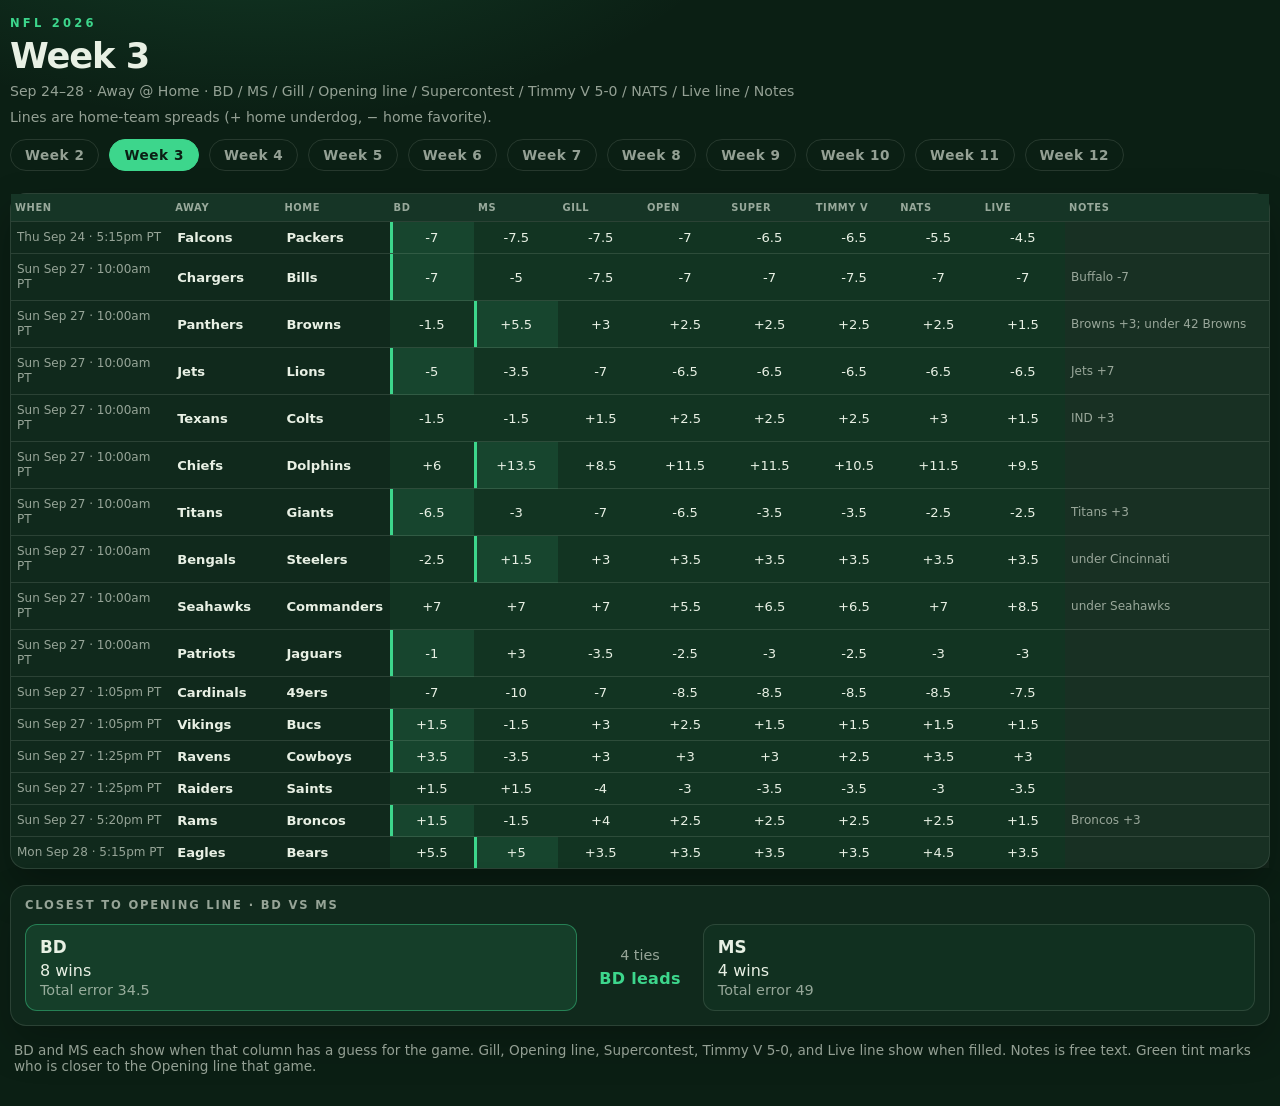
<file: week3/index.html>
<!doctype html>
<html lang="en">
<head>
  <meta charset="utf-8" />
  <meta name="viewport" content="width=device-width, initial-scale=1, viewport-fit=cover" />
  <meta name="theme-color" content="#0b1f14" />
  <meta name="description" content="NFL Week 3 picks — BD, MS, Gill." />
  <title>NFL Week 3 · bobbydonnelly.com</title>
  <link rel="stylesheet" href="../styles.css" />
</head>
<body class="board-compact">
  <main class="wrap">
    <header>
      <p class="eyebrow">NFL 2026</p>
      <h1>Week 3</h1>
      <p class="sub">Sep 24–28 · Away @ Home · BD / MS / Gill / Opening line / Supercontest / Timmy V 5-0 / NATS / Live line / Notes</p>
      <p class="sub spread-hint">Lines are home-team spreads (+ home underdog, − home favorite).</p>
        <nav class="week-nav" aria-label="Week navigation">
      <a href="../week2/">Week 2</a>
      <a href="./" class="active" aria-current="page">Week 3</a>
      <a href="../week4/">Week 4</a>
      <a href="../week5/">Week 5</a>
      <a href="../week6/">Week 6</a>
      <a href="../week7/">Week 7</a>
      <a href="../week8/">Week 8</a>
      <a href="../week9/">Week 9</a>
      <a href="../week10/">Week 10</a>
      <a href="../week11/">Week 11</a>
      <a href="../week12/">Week 12</a>
    </nav>
    </header>
    <div class="table-scroller">
      <table>
      <colgroup>
        <col class="w-when" />
        <col class="w-team" />
        <col class="w-team" />
        <col class="w-pick" />
        <col class="w-pick" />
        <col class="w-pick" />
        <col class="w-pick" />
        <col class="w-pick" />
        <col class="w-pick" />
        <col class="w-pick" />
        <col class="w-pick" />
        <col class="w-notes" />
      </colgroup>
        <thead>
          <tr>
            <th scope="col">When</th>
            <th scope="col">Away</th>
            <th scope="col">Home</th>
            <th scope="col">BD</th>
            <th scope="col">MS</th>
            <th scope="col">Gill</th>
            <th scope="col">Open</th>
            <th scope="col">Super</th>
            <th scope="col">Timmy V</th>
            <th scope="col">NATS</th>
            <th scope="col">Live</th>
            <th scope="col">Notes</th>
          </tr>
        </thead>
        <tbody>
<tr>
        <td class="when">Thu Sep 24 · 5:15pm PT</td>
        <td class="away">Falcons</td>
        <td class="home">Packers</td>
        <td class="pick" contenteditable="true" spellcheck="false" data-col="bd" data-value="-7" aria-label="BD pick">-7</td>
        <td class="pick" contenteditable="true" spellcheck="false" data-col="ms" data-value="-7.5" aria-label="MS pick">-7.5</td>
        <td class="pick" contenteditable="true" spellcheck="false" data-col="gill" data-value="-7.5" aria-label="Gill pick">-7.5</td>
        <td class="pick" contenteditable="true" spellcheck="false" data-col="opening" data-value="-7" aria-label="Opening line">-7</td>
        <td class="pick" contenteditable="true" spellcheck="false" data-col="supercontest" data-value="-6.5" aria-label="Supercontest">-6.5</td>
        <td class="pick" contenteditable="true" spellcheck="false" data-col="splash" data-value="-6.5" aria-label="Timmy V 5-0">-6.5</td>
        <td class="pick" contenteditable="true" spellcheck="false" data-col="nats" data-value="-5.5" aria-label="NATS line">-5.5</td>
        <td class="pick" contenteditable="true" spellcheck="false" data-col="live" data-value="-4.5" aria-label="Live line">-4.5</td>
        <td class="notes" contenteditable="true" spellcheck="false" data-col="notes" data-value="" aria-label="Notes"></td>
      </tr>
<tr>
        <td class="when">Sun Sep 27 · 10:00am PT</td>
        <td class="away">Chargers</td>
        <td class="home">Bills</td>
        <td class="pick" contenteditable="true" spellcheck="false" data-col="bd" data-value="-7" aria-label="BD pick">-7</td>
        <td class="pick" contenteditable="true" spellcheck="false" data-col="ms" data-value="-5" aria-label="MS pick">-5</td>
        <td class="pick" contenteditable="true" spellcheck="false" data-col="gill" data-value="-7.5" aria-label="Gill pick">-7.5</td>
        <td class="pick" contenteditable="true" spellcheck="false" data-col="opening" data-value="-7" aria-label="Opening line">-7</td>
        <td class="pick" contenteditable="true" spellcheck="false" data-col="supercontest" data-value="-7" aria-label="Supercontest">-7</td>
        <td class="pick" contenteditable="true" spellcheck="false" data-col="splash" data-value="-7.5" aria-label="Timmy V 5-0">-7.5</td>
        <td class="pick" contenteditable="true" spellcheck="false" data-col="nats" data-value="-7" aria-label="NATS line">-7</td>
        <td class="pick" contenteditable="true" spellcheck="false" data-col="live" data-value="-7" aria-label="Live line">-7</td>
        <td class="notes" contenteditable="true" spellcheck="false" data-col="notes" data-value="Buffalo -7" aria-label="Notes">Buffalo -7</td>
      </tr>
<tr>
        <td class="when">Sun Sep 27 · 10:00am PT</td>
        <td class="away">Panthers</td>
        <td class="home">Browns</td>
        <td class="pick" contenteditable="true" spellcheck="false" data-col="bd" data-value="-1.5" aria-label="BD pick">-1.5</td>
        <td class="pick" contenteditable="true" spellcheck="false" data-col="ms" data-value="+5.5" aria-label="MS pick">+5.5</td>
        <td class="pick" contenteditable="true" spellcheck="false" data-col="gill" data-value="+3" aria-label="Gill pick">+3</td>
        <td class="pick" contenteditable="true" spellcheck="false" data-col="opening" data-value="+2.5" aria-label="Opening line">+2.5</td>
        <td class="pick" contenteditable="true" spellcheck="false" data-col="supercontest" data-value="+2.5" aria-label="Supercontest">+2.5</td>
        <td class="pick" contenteditable="true" spellcheck="false" data-col="splash" data-value="+2.5" aria-label="Timmy V 5-0">+2.5</td>
        <td class="pick" contenteditable="true" spellcheck="false" data-col="nats" data-value="+2.5" aria-label="NATS line">+2.5</td>
        <td class="pick" contenteditable="true" spellcheck="false" data-col="live" data-value="+1.5" aria-label="Live line">+1.5</td>
        <td class="notes" contenteditable="true" spellcheck="false" data-col="notes" data-value="Browns +3; under 42 Browns" aria-label="Notes">Browns +3; under 42 Browns</td>
      </tr>
<tr>
        <td class="when">Sun Sep 27 · 10:00am PT</td>
        <td class="away">Jets</td>
        <td class="home">Lions</td>
        <td class="pick" contenteditable="true" spellcheck="false" data-col="bd" data-value="-5" aria-label="BD pick">-5</td>
        <td class="pick" contenteditable="true" spellcheck="false" data-col="ms" data-value="-3.5" aria-label="MS pick">-3.5</td>
        <td class="pick" contenteditable="true" spellcheck="false" data-col="gill" data-value="-7" aria-label="Gill pick">-7</td>
        <td class="pick" contenteditable="true" spellcheck="false" data-col="opening" data-value="-6.5" aria-label="Opening line">-6.5</td>
        <td class="pick" contenteditable="true" spellcheck="false" data-col="supercontest" data-value="-6.5" aria-label="Supercontest">-6.5</td>
        <td class="pick" contenteditable="true" spellcheck="false" data-col="splash" data-value="-6.5" aria-label="Timmy V 5-0">-6.5</td>
        <td class="pick" contenteditable="true" spellcheck="false" data-col="nats" data-value="-6.5" aria-label="NATS line">-6.5</td>
        <td class="pick" contenteditable="true" spellcheck="false" data-col="live" data-value="-6.5" aria-label="Live line">-6.5</td>
        <td class="notes" contenteditable="true" spellcheck="false" data-col="notes" data-value="Jets +7" aria-label="Notes">Jets +7</td>
      </tr>
<tr>
        <td class="when">Sun Sep 27 · 10:00am PT</td>
        <td class="away">Texans</td>
        <td class="home">Colts</td>
        <td class="pick" contenteditable="true" spellcheck="false" data-col="bd" data-value="-1.5" aria-label="BD pick">-1.5</td>
        <td class="pick" contenteditable="true" spellcheck="false" data-col="ms" data-value="-1.5" aria-label="MS pick">-1.5</td>
        <td class="pick" contenteditable="true" spellcheck="false" data-col="gill" data-value="+1.5" aria-label="Gill pick">+1.5</td>
        <td class="pick" contenteditable="true" spellcheck="false" data-col="opening" data-value="+2.5" aria-label="Opening line">+2.5</td>
        <td class="pick" contenteditable="true" spellcheck="false" data-col="supercontest" data-value="+2.5" aria-label="Supercontest">+2.5</td>
        <td class="pick" contenteditable="true" spellcheck="false" data-col="splash" data-value="+2.5" aria-label="Timmy V 5-0">+2.5</td>
        <td class="pick" contenteditable="true" spellcheck="false" data-col="nats" data-value="+3" aria-label="NATS line">+3</td>
        <td class="pick" contenteditable="true" spellcheck="false" data-col="live" data-value="+1.5" aria-label="Live line">+1.5</td>
        <td class="notes" contenteditable="true" spellcheck="false" data-col="notes" data-value="IND +3" aria-label="Notes">IND +3</td>
      </tr>
<tr>
        <td class="when">Sun Sep 27 · 10:00am PT</td>
        <td class="away">Chiefs</td>
        <td class="home">Dolphins</td>
        <td class="pick" contenteditable="true" spellcheck="false" data-col="bd" data-value="+6" aria-label="BD pick">+6</td>
        <td class="pick" contenteditable="true" spellcheck="false" data-col="ms" data-value="+13.5" aria-label="MS pick">+13.5</td>
        <td class="pick" contenteditable="true" spellcheck="false" data-col="gill" data-value="+8.5" aria-label="Gill pick">+8.5</td>
        <td class="pick" contenteditable="true" spellcheck="false" data-col="opening" data-value="+11.5" aria-label="Opening line">+11.5</td>
        <td class="pick" contenteditable="true" spellcheck="false" data-col="supercontest" data-value="+11.5" aria-label="Supercontest">+11.5</td>
        <td class="pick" contenteditable="true" spellcheck="false" data-col="splash" data-value="+10.5" aria-label="Timmy V 5-0">+10.5</td>
        <td class="pick" contenteditable="true" spellcheck="false" data-col="nats" data-value="+11.5" aria-label="NATS line">+11.5</td>
        <td class="pick" contenteditable="true" spellcheck="false" data-col="live" data-value="+9.5" aria-label="Live line">+9.5</td>
        <td class="notes" contenteditable="true" spellcheck="false" data-col="notes" data-value="" aria-label="Notes"></td>
      </tr>
<tr>
        <td class="when">Sun Sep 27 · 10:00am PT</td>
        <td class="away">Titans</td>
        <td class="home">Giants</td>
        <td class="pick" contenteditable="true" spellcheck="false" data-col="bd" data-value="-6.5" aria-label="BD pick">-6.5</td>
        <td class="pick" contenteditable="true" spellcheck="false" data-col="ms" data-value="-3" aria-label="MS pick">-3</td>
        <td class="pick" contenteditable="true" spellcheck="false" data-col="gill" data-value="-7" aria-label="Gill pick">-7</td>
        <td class="pick" contenteditable="true" spellcheck="false" data-col="opening" data-value="-6.5" aria-label="Opening line">-6.5</td>
        <td class="pick" contenteditable="true" spellcheck="false" data-col="supercontest" data-value="-3.5" aria-label="Supercontest">-3.5</td>
        <td class="pick" contenteditable="true" spellcheck="false" data-col="splash" data-value="-3.5" aria-label="Timmy V 5-0">-3.5</td>
        <td class="pick" contenteditable="true" spellcheck="false" data-col="nats" data-value="-2.5" aria-label="NATS line">-2.5</td>
        <td class="pick" contenteditable="true" spellcheck="false" data-col="live" data-value="-2.5" aria-label="Live line">-2.5</td>
        <td class="notes" contenteditable="true" spellcheck="false" data-col="notes" data-value="Titans +3" aria-label="Notes">Titans +3</td>
      </tr>
<tr>
        <td class="when">Sun Sep 27 · 10:00am PT</td>
        <td class="away">Bengals</td>
        <td class="home">Steelers</td>
        <td class="pick" contenteditable="true" spellcheck="false" data-col="bd" data-value="-2.5" aria-label="BD pick">-2.5</td>
        <td class="pick" contenteditable="true" spellcheck="false" data-col="ms" data-value="+1.5" aria-label="MS pick">+1.5</td>
        <td class="pick" contenteditable="true" spellcheck="false" data-col="gill" data-value="+3" aria-label="Gill pick">+3</td>
        <td class="pick" contenteditable="true" spellcheck="false" data-col="opening" data-value="+3.5" aria-label="Opening line">+3.5</td>
        <td class="pick" contenteditable="true" spellcheck="false" data-col="supercontest" data-value="+3.5" aria-label="Supercontest">+3.5</td>
        <td class="pick" contenteditable="true" spellcheck="false" data-col="splash" data-value="+3.5" aria-label="Timmy V 5-0">+3.5</td>
        <td class="pick" contenteditable="true" spellcheck="false" data-col="nats" data-value="+3.5" aria-label="NATS line">+3.5</td>
        <td class="pick" contenteditable="true" spellcheck="false" data-col="live" data-value="+3.5" aria-label="Live line">+3.5</td>
        <td class="notes" contenteditable="true" spellcheck="false" data-col="notes" data-value="under Cincinnati" aria-label="Notes">under Cincinnati</td>
      </tr>
<tr>
        <td class="when">Sun Sep 27 · 10:00am PT</td>
        <td class="away">Seahawks</td>
        <td class="home">Commanders</td>
        <td class="pick" contenteditable="true" spellcheck="false" data-col="bd" data-value="+7" aria-label="BD pick">+7</td>
        <td class="pick" contenteditable="true" spellcheck="false" data-col="ms" data-value="+7" aria-label="MS pick">+7</td>
        <td class="pick" contenteditable="true" spellcheck="false" data-col="gill" data-value="+7" aria-label="Gill pick">+7</td>
        <td class="pick" contenteditable="true" spellcheck="false" data-col="opening" data-value="+5.5" aria-label="Opening line">+5.5</td>
        <td class="pick" contenteditable="true" spellcheck="false" data-col="supercontest" data-value="+6.5" aria-label="Supercontest">+6.5</td>
        <td class="pick" contenteditable="true" spellcheck="false" data-col="splash" data-value="+6.5" aria-label="Timmy V 5-0">+6.5</td>
        <td class="pick" contenteditable="true" spellcheck="false" data-col="nats" data-value="+7" aria-label="NATS line">+7</td>
        <td class="pick" contenteditable="true" spellcheck="false" data-col="live" data-value="+8.5" aria-label="Live line">+8.5</td>
        <td class="notes" contenteditable="true" spellcheck="false" data-col="notes" data-value="under Seahawks" aria-label="Notes">under Seahawks</td>
      </tr>
<tr>
        <td class="when">Sun Sep 27 · 10:00am PT</td>
        <td class="away">Patriots</td>
        <td class="home">Jaguars</td>
        <td class="pick" contenteditable="true" spellcheck="false" data-col="bd" data-value="-1" aria-label="BD pick">-1</td>
        <td class="pick" contenteditable="true" spellcheck="false" data-col="ms" data-value="+3" aria-label="MS pick">+3</td>
        <td class="pick" contenteditable="true" spellcheck="false" data-col="gill" data-value="-3.5" aria-label="Gill pick">-3.5</td>
        <td class="pick" contenteditable="true" spellcheck="false" data-col="opening" data-value="-2.5" aria-label="Opening line">-2.5</td>
        <td class="pick" contenteditable="true" spellcheck="false" data-col="supercontest" data-value="-3" aria-label="Supercontest">-3</td>
        <td class="pick" contenteditable="true" spellcheck="false" data-col="splash" data-value="-2.5" aria-label="Timmy V 5-0">-2.5</td>
        <td class="pick" contenteditable="true" spellcheck="false" data-col="nats" data-value="-3" aria-label="NATS line">-3</td>
        <td class="pick" contenteditable="true" spellcheck="false" data-col="live" data-value="-3" aria-label="Live line">-3</td>
        <td class="notes" contenteditable="true" spellcheck="false" data-col="notes" data-value="" aria-label="Notes"></td>
      </tr>
<tr>
        <td class="when">Sun Sep 27 · 1:05pm PT</td>
        <td class="away">Cardinals</td>
        <td class="home">49ers</td>
        <td class="pick" contenteditable="true" spellcheck="false" data-col="bd" data-value="-7" aria-label="BD pick">-7</td>
        <td class="pick" contenteditable="true" spellcheck="false" data-col="ms" data-value="-10" aria-label="MS pick">-10</td>
        <td class="pick" contenteditable="true" spellcheck="false" data-col="gill" data-value="-7" aria-label="Gill pick">-7</td>
        <td class="pick" contenteditable="true" spellcheck="false" data-col="opening" data-value="-8.5" aria-label="Opening line">-8.5</td>
        <td class="pick" contenteditable="true" spellcheck="false" data-col="supercontest" data-value="-8.5" aria-label="Supercontest">-8.5</td>
        <td class="pick" contenteditable="true" spellcheck="false" data-col="splash" data-value="-8.5" aria-label="Timmy V 5-0">-8.5</td>
        <td class="pick" contenteditable="true" spellcheck="false" data-col="nats" data-value="-8.5" aria-label="NATS line">-8.5</td>
        <td class="pick" contenteditable="true" spellcheck="false" data-col="live" data-value="-7.5" aria-label="Live line">-7.5</td>
        <td class="notes" contenteditable="true" spellcheck="false" data-col="notes" data-value="" aria-label="Notes"></td>
      </tr>
<tr>
        <td class="when">Sun Sep 27 · 1:05pm PT</td>
        <td class="away">Vikings</td>
        <td class="home">Bucs</td>
        <td class="pick" contenteditable="true" spellcheck="false" data-col="bd" data-value="+1.5" aria-label="BD pick">+1.5</td>
        <td class="pick" contenteditable="true" spellcheck="false" data-col="ms" data-value="-1.5" aria-label="MS pick">-1.5</td>
        <td class="pick" contenteditable="true" spellcheck="false" data-col="gill" data-value="+3" aria-label="Gill pick">+3</td>
        <td class="pick" contenteditable="true" spellcheck="false" data-col="opening" data-value="+2.5" aria-label="Opening line">+2.5</td>
        <td class="pick" contenteditable="true" spellcheck="false" data-col="supercontest" data-value="+1.5" aria-label="Supercontest">+1.5</td>
        <td class="pick" contenteditable="true" spellcheck="false" data-col="splash" data-value="+1.5" aria-label="Timmy V 5-0">+1.5</td>
        <td class="pick" contenteditable="true" spellcheck="false" data-col="nats" data-value="+1.5" aria-label="NATS line">+1.5</td>
        <td class="pick" contenteditable="true" spellcheck="false" data-col="live" data-value="+1.5" aria-label="Live line">+1.5</td>
        <td class="notes" contenteditable="true" spellcheck="false" data-col="notes" data-value="" aria-label="Notes"></td>
      </tr>
<tr>
        <td class="when">Sun Sep 27 · 1:25pm PT</td>
        <td class="away">Ravens</td>
        <td class="home">Cowboys</td>
        <td class="pick" contenteditable="true" spellcheck="false" data-col="bd" data-value="+3.5" aria-label="BD pick">+3.5</td>
        <td class="pick" contenteditable="true" spellcheck="false" data-col="ms" data-value="-3.5" aria-label="MS pick">-3.5</td>
        <td class="pick" contenteditable="true" spellcheck="false" data-col="gill" data-value="+3" aria-label="Gill pick">+3</td>
        <td class="pick" contenteditable="true" spellcheck="false" data-col="opening" data-value="+3" aria-label="Opening line">+3</td>
        <td class="pick" contenteditable="true" spellcheck="false" data-col="supercontest" data-value="+3" aria-label="Supercontest">+3</td>
        <td class="pick" contenteditable="true" spellcheck="false" data-col="splash" data-value="+2.5" aria-label="Timmy V 5-0">+2.5</td>
        <td class="pick" contenteditable="true" spellcheck="false" data-col="nats" data-value="+3.5" aria-label="NATS line">+3.5</td>
        <td class="pick" contenteditable="true" spellcheck="false" data-col="live" data-value="+3" aria-label="Live line">+3</td>
        <td class="notes" contenteditable="true" spellcheck="false" data-col="notes" data-value="" aria-label="Notes"></td>
      </tr>
<tr>
        <td class="when">Sun Sep 27 · 1:25pm PT</td>
        <td class="away">Raiders</td>
        <td class="home">Saints</td>
        <td class="pick" contenteditable="true" spellcheck="false" data-col="bd" data-value="+1.5" aria-label="BD pick">+1.5</td>
        <td class="pick" contenteditable="true" spellcheck="false" data-col="ms" data-value="+1.5" aria-label="MS pick">+1.5</td>
        <td class="pick" contenteditable="true" spellcheck="false" data-col="gill" data-value="-4" aria-label="Gill pick">-4</td>
        <td class="pick" contenteditable="true" spellcheck="false" data-col="opening" data-value="-3" aria-label="Opening line">-3</td>
        <td class="pick" contenteditable="true" spellcheck="false" data-col="supercontest" data-value="-3.5" aria-label="Supercontest">-3.5</td>
        <td class="pick" contenteditable="true" spellcheck="false" data-col="splash" data-value="-3.5" aria-label="Timmy V 5-0">-3.5</td>
        <td class="pick" contenteditable="true" spellcheck="false" data-col="nats" data-value="-3" aria-label="NATS line">-3</td>
        <td class="pick" contenteditable="true" spellcheck="false" data-col="live" data-value="-3.5" aria-label="Live line">-3.5</td>
        <td class="notes" contenteditable="true" spellcheck="false" data-col="notes" data-value="" aria-label="Notes"></td>
      </tr>
<tr>
        <td class="when">Sun Sep 27 · 5:20pm PT</td>
        <td class="away">Rams</td>
        <td class="home">Broncos</td>
        <td class="pick" contenteditable="true" spellcheck="false" data-col="bd" data-value="+1.5" aria-label="BD pick">+1.5</td>
        <td class="pick" contenteditable="true" spellcheck="false" data-col="ms" data-value="-1.5" aria-label="MS pick">-1.5</td>
        <td class="pick" contenteditable="true" spellcheck="false" data-col="gill" data-value="+4" aria-label="Gill pick">+4</td>
        <td class="pick" contenteditable="true" spellcheck="false" data-col="opening" data-value="+2.5" aria-label="Opening line">+2.5</td>
        <td class="pick" contenteditable="true" spellcheck="false" data-col="supercontest" data-value="+2.5" aria-label="Supercontest">+2.5</td>
        <td class="pick" contenteditable="true" spellcheck="false" data-col="splash" data-value="+2.5" aria-label="Timmy V 5-0">+2.5</td>
        <td class="pick" contenteditable="true" spellcheck="false" data-col="nats" data-value="+2.5" aria-label="NATS line">+2.5</td>
        <td class="pick" contenteditable="true" spellcheck="false" data-col="live" data-value="+1.5" aria-label="Live line">+1.5</td>
        <td class="notes" contenteditable="true" spellcheck="false" data-col="notes" data-value="Broncos +3" aria-label="Notes">Broncos +3</td>
      </tr>
<tr>
        <td class="when">Mon Sep 28 · 5:15pm PT</td>
        <td class="away">Eagles</td>
        <td class="home">Bears</td>
        <td class="pick" contenteditable="true" spellcheck="false" data-col="bd" data-value="+5.5" aria-label="BD pick">+5.5</td>
        <td class="pick" contenteditable="true" spellcheck="false" data-col="ms" data-value="+5" aria-label="MS pick">+5</td>
        <td class="pick" contenteditable="true" spellcheck="false" data-col="gill" data-value="+3.5" aria-label="Gill pick">+3.5</td>
        <td class="pick" contenteditable="true" spellcheck="false" data-col="opening" data-value="+3.5" aria-label="Opening line">+3.5</td>
        <td class="pick" contenteditable="true" spellcheck="false" data-col="supercontest" data-value="+3.5" aria-label="Supercontest">+3.5</td>
        <td class="pick" contenteditable="true" spellcheck="false" data-col="splash" data-value="+3.5" aria-label="Timmy V 5-0">+3.5</td>
        <td class="pick" contenteditable="true" spellcheck="false" data-col="nats" data-value="+4.5" aria-label="NATS line">+4.5</td>
        <td class="pick" contenteditable="true" spellcheck="false" data-col="live" data-value="+3.5" aria-label="Live line">+3.5</td>
        <td class="notes" contenteditable="true" spellcheck="false" data-col="notes" data-value="" aria-label="Notes"></td>
      </tr>
        </tbody>
      </table>
    </div>
    <div class="score-strip" role="status" aria-label="BD vs MS closest to Opening line">
      <div class="score-title">Closest to Opening line · BD vs MS</div>
      <div class="score-grid">
        <div class="score-card" id="score-bd">
          <div class="score-name">BD</div>
          <div class="score-wins">0 wins</div>
          <div class="score-err">Total error 0</div>
        </div>
        <div class="score-mid">
          <div class="score-ties">0 scored</div>
          <div class="score-leader">Fill Opening + BD + MS</div>
        </div>
        <div class="score-card" id="score-ms">
          <div class="score-name">MS</div>
          <div class="score-wins">0 wins</div>
          <div class="score-err">Total error 0</div>
        </div>
      </div>
    </div>
    <p class="hint">BD and MS each show when that column has a guess for the game. Gill, Opening line, Supercontest, Timmy V 5-0, and Live line show when filled. Notes is free text. Green tint marks who is closer to the Opening line that game.</p>
  </main>
  <script src="app.js"></script>
</body>
</html>
</file>
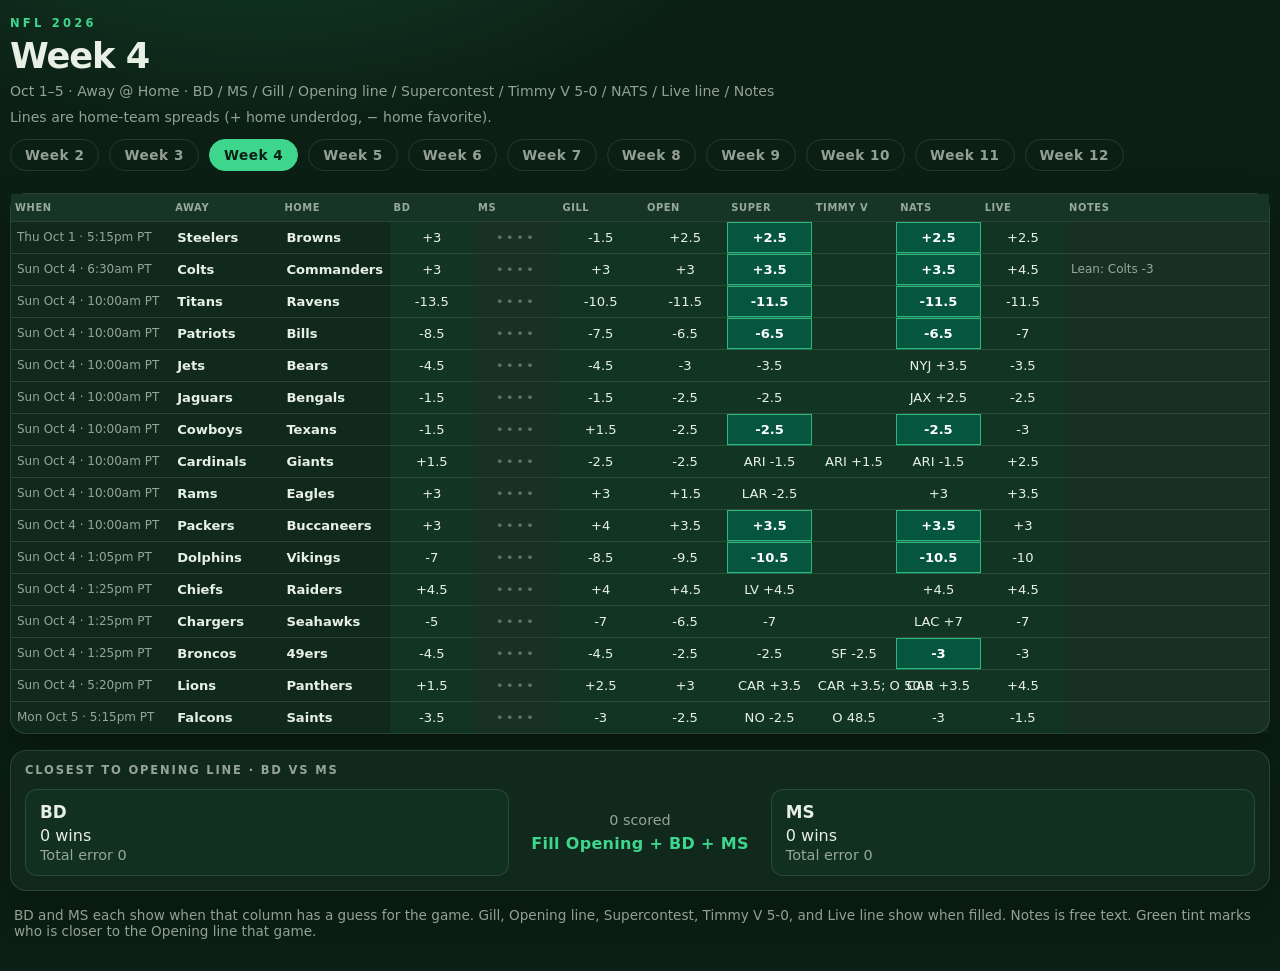
<file: week4/index.html>
<!doctype html>
<html lang="en">
<head>
  <meta charset="utf-8" />
  <meta name="viewport" content="width=device-width, initial-scale=1, viewport-fit=cover" />
  <meta name="theme-color" content="#0b1f14" />
  <meta name="description" content="NFL Week 4 picks — BD, MS, Gill." />
  <title>NFL Week 4 · bobbydonnelly.com</title>
  <link rel="stylesheet" href="../styles.css" />
  <style id="best-line-style">
    /* Most extreme contest line per game (Super / Timmy V / NATS) */
    .pick.best-line,
    body.board-compact .pick.best-line{
      background:rgba(0,114,85,.62);
      box-shadow:inset 0 0 0 1px rgba(61,214,140,.75);
      color:#fff;
      font-weight:800;
    }
  </style>
</head>
<body class="board-compact">
  <main class="wrap">
    <header>
      <p class="eyebrow">NFL 2026</p>
      <h1>Week 4</h1>
      <p class="sub">Oct 1–5 · Away @ Home · BD / MS / Gill / Opening line / Supercontest / Timmy V 5-0 / NATS / Live line / Notes</p>
      <p class="sub spread-hint">Lines are home-team spreads (+ home underdog, − home favorite).</p>
        <nav class="week-nav" aria-label="Week navigation">
      <a href="../week2/">Week 2</a>
      <a href="../week3/">Week 3</a>
      <a href="./" class="active" aria-current="page">Week 4</a>
      <a href="../week5/">Week 5</a>
      <a href="../week6/">Week 6</a>
      <a href="../week7/">Week 7</a>
      <a href="../week8/">Week 8</a>
      <a href="../week9/">Week 9</a>
      <a href="../week10/">Week 10</a>
      <a href="../week11/">Week 11</a>
      <a href="../week12/">Week 12</a>
    </nav>
    </header>
    <div class="table-scroller">
      <table>
      <colgroup>
        <col class="w-when" />
        <col class="w-team" />
        <col class="w-team" />
        <col class="w-pick" />
        <col class="w-pick" />
        <col class="w-pick" />
        <col class="w-pick" />
        <col class="w-pick" />
        <col class="w-pick" />
        <col class="w-pick" />
        <col class="w-pick" />
        <col class="w-notes" />
      </colgroup>
        <thead>
          <tr>
            <th scope="col">When</th>
            <th scope="col">Away</th>
            <th scope="col">Home</th>
            <th scope="col">BD</th>
            <th scope="col">MS</th>
            <th scope="col">Gill</th>
            <th scope="col">Open</th>
            <th scope="col">Super</th>
            <th scope="col">Timmy V</th>
            <th scope="col">NATS</th>
            <th scope="col">Live</th>
            <th scope="col">Notes</th>
          </tr>
        </thead>
        <tbody>
<tr>
        <td class="when">Thu Oct 1 · 5:15pm PT</td>
        <td class="away">Steelers</td>
        <td class="home">Browns</td>
        <td class="pick" contenteditable="true" spellcheck="false" data-col="bd" data-value="+3" aria-label="BD pick">+3</td>
        <td class="pick" contenteditable="true" spellcheck="false" data-col="ms" data-value="" aria-label="MS pick"></td>
        <td class="pick" contenteditable="true" spellcheck="false" data-col="gill" data-value="-1.5" aria-label="Gill pick">-1.5</td>
        <td class="pick" contenteditable="true" spellcheck="false" data-col="opening" data-value="+2.5" aria-label="Opening line">+2.5</td>
        <td class="pick" contenteditable="true" spellcheck="false" data-col="supercontest" data-value="+2.5" aria-label="Supercontest">+2.5</td>
        <td class="pick" contenteditable="true" spellcheck="false" data-col="splash" data-value="" aria-label="Timmy V 5-0"></td>
        <td class="pick" contenteditable="true" spellcheck="false" data-col="nats" data-value="+2.5" aria-label="NATS line">+2.5</td>
        <td class="pick" contenteditable="true" spellcheck="false" data-col="live" data-value="+2.5" aria-label="Live line">+2.5</td>
        <td class="notes" contenteditable="true" spellcheck="false" data-col="notes" data-value="" aria-label="Notes"></td>
      </tr>
<tr>
        <td class="when">Sun Oct 4 · 6:30am PT</td>
        <td class="away">Colts</td>
        <td class="home">Commanders</td>
        <td class="pick" contenteditable="true" spellcheck="false" data-col="bd" data-value="+3" aria-label="BD pick">+3</td>
        <td class="pick" contenteditable="true" spellcheck="false" data-col="ms" data-value="" aria-label="MS pick"></td>
        <td class="pick" contenteditable="true" spellcheck="false" data-col="gill" data-value="+3" aria-label="Gill pick">+3</td>
        <td class="pick" contenteditable="true" spellcheck="false" data-col="opening" data-value="+3" aria-label="Opening line">+3</td>
        <td class="pick" contenteditable="true" spellcheck="false" data-col="supercontest" data-value="+3.5" aria-label="Supercontest">+3.5</td>
        <td class="pick" contenteditable="true" spellcheck="false" data-col="splash" data-value="" aria-label="Timmy V 5-0"></td>
        <td class="pick" contenteditable="true" spellcheck="false" data-col="nats" data-value="+3.5" aria-label="NATS line">+3.5</td>
        <td class="pick" contenteditable="true" spellcheck="false" data-col="live" data-value="+4.5" aria-label="Live line">+4.5</td>
        <td class="notes" contenteditable="true" spellcheck="false" data-col="notes" data-value="Lean: Colts -3" aria-label="Notes">Lean: Colts -3</td>
      </tr>
<tr>
        <td class="when">Sun Oct 4 · 10:00am PT</td>
        <td class="away">Titans</td>
        <td class="home">Ravens</td>
        <td class="pick" contenteditable="true" spellcheck="false" data-col="bd" data-value="-13.5" aria-label="BD pick">-13.5</td>
        <td class="pick" contenteditable="true" spellcheck="false" data-col="ms" data-value="" aria-label="MS pick"></td>
        <td class="pick" contenteditable="true" spellcheck="false" data-col="gill" data-value="-10.5" aria-label="Gill pick">-10.5</td>
        <td class="pick" contenteditable="true" spellcheck="false" data-col="opening" data-value="-11.5" aria-label="Opening line">-11.5</td>
        <td class="pick" contenteditable="true" spellcheck="false" data-col="supercontest" data-value="-11.5" aria-label="Supercontest">-11.5</td>
        <td class="pick" contenteditable="true" spellcheck="false" data-col="splash" data-value="" aria-label="Timmy V 5-0"></td>
        <td class="pick" contenteditable="true" spellcheck="false" data-col="nats" data-value="-11.5" aria-label="NATS line">-11.5</td>
        <td class="pick" contenteditable="true" spellcheck="false" data-col="live" data-value="-11.5" aria-label="Live line">-11.5</td>
        <td class="notes" contenteditable="true" spellcheck="false" data-col="notes" data-value="" aria-label="Notes"></td>
      </tr>
<tr>
        <td class="when">Sun Oct 4 · 10:00am PT</td>
        <td class="away">Patriots</td>
        <td class="home">Bills</td>
        <td class="pick" contenteditable="true" spellcheck="false" data-col="bd" data-value="-8.5" aria-label="BD pick">-8.5</td>
        <td class="pick" contenteditable="true" spellcheck="false" data-col="ms" data-value="" aria-label="MS pick"></td>
        <td class="pick" contenteditable="true" spellcheck="false" data-col="gill" data-value="-7.5" aria-label="Gill pick">-7.5</td>
        <td class="pick" contenteditable="true" spellcheck="false" data-col="opening" data-value="-6.5" aria-label="Opening line">-6.5</td>
        <td class="pick" contenteditable="true" spellcheck="false" data-col="supercontest" data-value="-6.5" aria-label="Supercontest">-6.5</td>
        <td class="pick" contenteditable="true" spellcheck="false" data-col="splash" data-value="" aria-label="Timmy V 5-0"></td>
        <td class="pick" contenteditable="true" spellcheck="false" data-col="nats" data-value="-6.5" aria-label="NATS line">-6.5</td>
        <td class="pick" contenteditable="true" spellcheck="false" data-col="live" data-value="-7" aria-label="Live line">-7</td>
        <td class="notes" contenteditable="true" spellcheck="false" data-col="notes" data-value="" aria-label="Notes"></td>
      </tr>
<tr>
        <td class="when">Sun Oct 4 · 10:00am PT</td>
        <td class="away">Jets</td>
        <td class="home">Bears</td>
        <td class="pick" contenteditable="true" spellcheck="false" data-col="bd" data-value="-4.5" aria-label="BD pick">-4.5</td>
        <td class="pick" contenteditable="true" spellcheck="false" data-col="ms" data-value="" aria-label="MS pick"></td>
        <td class="pick" contenteditable="true" spellcheck="false" data-col="gill" data-value="-4.5" aria-label="Gill pick">-4.5</td>
        <td class="pick" contenteditable="true" spellcheck="false" data-col="opening" data-value="-3" aria-label="Opening line">-3</td>
        <td class="pick" contenteditable="true" spellcheck="false" data-col="supercontest" data-value="-3.5" aria-label="Supercontest">-3.5</td>
        <td class="pick" contenteditable="true" spellcheck="false" data-col="splash" data-value="" aria-label="Timmy V 5-0"></td>
        <td class="pick" contenteditable="true" spellcheck="false" data-col="nats" data-value="NYJ +3.5" aria-label="NATS line">NYJ +3.5</td>
        <td class="pick" contenteditable="true" spellcheck="false" data-col="live" data-value="-3.5" aria-label="Live line">-3.5</td>
        <td class="notes" contenteditable="true" spellcheck="false" data-col="notes" data-value="" aria-label="Notes"></td>
      </tr>
<tr>
        <td class="when">Sun Oct 4 · 10:00am PT</td>
        <td class="away">Jaguars</td>
        <td class="home">Bengals</td>
        <td class="pick" contenteditable="true" spellcheck="false" data-col="bd" data-value="-1.5" aria-label="BD pick">-1.5</td>
        <td class="pick" contenteditable="true" spellcheck="false" data-col="ms" data-value="" aria-label="MS pick"></td>
        <td class="pick" contenteditable="true" spellcheck="false" data-col="gill" data-value="-1.5" aria-label="Gill pick">-1.5</td>
        <td class="pick" contenteditable="true" spellcheck="false" data-col="opening" data-value="-2.5" aria-label="Opening line">-2.5</td>
        <td class="pick" contenteditable="true" spellcheck="false" data-col="supercontest" data-value="-2.5" aria-label="Supercontest">-2.5</td>
        <td class="pick" contenteditable="true" spellcheck="false" data-col="splash" data-value="" aria-label="Timmy V 5-0"></td>
        <td class="pick" contenteditable="true" spellcheck="false" data-col="nats" data-value="JAX +2.5" aria-label="NATS line">JAX +2.5</td>
        <td class="pick" contenteditable="true" spellcheck="false" data-col="live" data-value="-2.5" aria-label="Live line">-2.5</td>
        <td class="notes" contenteditable="true" spellcheck="false" data-col="notes" data-value="" aria-label="Notes"></td>
      </tr>
<tr>
        <td class="when">Sun Oct 4 · 10:00am PT</td>
        <td class="away">Cowboys</td>
        <td class="home">Texans</td>
        <td class="pick" contenteditable="true" spellcheck="false" data-col="bd" data-value="-1.5" aria-label="BD pick">-1.5</td>
        <td class="pick" contenteditable="true" spellcheck="false" data-col="ms" data-value="" aria-label="MS pick"></td>
        <td class="pick" contenteditable="true" spellcheck="false" data-col="gill" data-value="+1.5" aria-label="Gill pick">+1.5</td>
        <td class="pick" contenteditable="true" spellcheck="false" data-col="opening" data-value="-2.5" aria-label="Opening line">-2.5</td>
        <td class="pick" contenteditable="true" spellcheck="false" data-col="supercontest" data-value="-2.5" aria-label="Supercontest">-2.5</td>
        <td class="pick" contenteditable="true" spellcheck="false" data-col="splash" data-value="" aria-label="Timmy V 5-0"></td>
        <td class="pick" contenteditable="true" spellcheck="false" data-col="nats" data-value="-2.5" aria-label="NATS line">-2.5</td>
        <td class="pick" contenteditable="true" spellcheck="false" data-col="live" data-value="-3" aria-label="Live line">-3</td>
        <td class="notes" contenteditable="true" spellcheck="false" data-col="notes" data-value="" aria-label="Notes"></td>
      </tr>
<tr>
        <td class="when">Sun Oct 4 · 10:00am PT</td>
        <td class="away">Cardinals</td>
        <td class="home">Giants</td>
        <td class="pick" contenteditable="true" spellcheck="false" data-col="bd" data-value="+1.5" aria-label="BD pick">+1.5</td>
        <td class="pick" contenteditable="true" spellcheck="false" data-col="ms" data-value="" aria-label="MS pick"></td>
        <td class="pick" contenteditable="true" spellcheck="false" data-col="gill" data-value="-2.5" aria-label="Gill pick">-2.5</td>
        <td class="pick" contenteditable="true" spellcheck="false" data-col="opening" data-value="-2.5" aria-label="Opening line">-2.5</td>
        <td class="pick" contenteditable="true" spellcheck="false" data-col="supercontest" data-value="ARI -1.5" aria-label="Supercontest">ARI -1.5</td>
        <td class="pick" contenteditable="true" spellcheck="false" data-col="splash" data-value="ARI +1.5" aria-label="Timmy V 5-0">ARI +1.5</td>
        <td class="pick" contenteditable="true" spellcheck="false" data-col="nats" data-value="ARI -1.5" aria-label="NATS line">ARI -1.5</td>
        <td class="pick" contenteditable="true" spellcheck="false" data-col="live" data-value="+2.5" aria-label="Live line">+2.5</td>
        <td class="notes" contenteditable="true" spellcheck="false" data-col="notes" data-value="" aria-label="Notes"></td>
      </tr>
<tr>
        <td class="when">Sun Oct 4 · 10:00am PT</td>
        <td class="away">Rams</td>
        <td class="home">Eagles</td>
        <td class="pick" contenteditable="true" spellcheck="false" data-col="bd" data-value="+3" aria-label="BD pick">+3</td>
        <td class="pick" contenteditable="true" spellcheck="false" data-col="ms" data-value="" aria-label="MS pick"></td>
        <td class="pick" contenteditable="true" spellcheck="false" data-col="gill" data-value="+3" aria-label="Gill pick">+3</td>
        <td class="pick" contenteditable="true" spellcheck="false" data-col="opening" data-value="+1.5" aria-label="Opening line">+1.5</td>
        <td class="pick" contenteditable="true" spellcheck="false" data-col="supercontest" data-value="LAR -2.5" aria-label="Supercontest">LAR -2.5</td>
        <td class="pick" contenteditable="true" spellcheck="false" data-col="splash" data-value="" aria-label="Timmy V 5-0"></td>
        <td class="pick" contenteditable="true" spellcheck="false" data-col="nats" data-value="+3" aria-label="NATS line">+3</td>
        <td class="pick" contenteditable="true" spellcheck="false" data-col="live" data-value="+3.5" aria-label="Live line">+3.5</td>
        <td class="notes" contenteditable="true" spellcheck="false" data-col="notes" data-value="" aria-label="Notes"></td>
      </tr>
<tr>
        <td class="when">Sun Oct 4 · 10:00am PT</td>
        <td class="away">Packers</td>
        <td class="home">Buccaneers</td>
        <td class="pick" contenteditable="true" spellcheck="false" data-col="bd" data-value="+3" aria-label="BD pick">+3</td>
        <td class="pick" contenteditable="true" spellcheck="false" data-col="ms" data-value="" aria-label="MS pick"></td>
        <td class="pick" contenteditable="true" spellcheck="false" data-col="gill" data-value="+4" aria-label="Gill pick">+4</td>
        <td class="pick" contenteditable="true" spellcheck="false" data-col="opening" data-value="+3.5" aria-label="Opening line">+3.5</td>
        <td class="pick" contenteditable="true" spellcheck="false" data-col="supercontest" data-value="+3.5" aria-label="Supercontest">+3.5</td>
        <td class="pick" contenteditable="true" spellcheck="false" data-col="splash" data-value="" aria-label="Timmy V 5-0"></td>
        <td class="pick" contenteditable="true" spellcheck="false" data-col="nats" data-value="+3.5" aria-label="NATS line">+3.5</td>
        <td class="pick" contenteditable="true" spellcheck="false" data-col="live" data-value="+3" aria-label="Live line">+3</td>
        <td class="notes" contenteditable="true" spellcheck="false" data-col="notes" data-value="" aria-label="Notes"></td>
      </tr>
<tr>
        <td class="when">Sun Oct 4 · 1:05pm PT</td>
        <td class="away">Dolphins</td>
        <td class="home">Vikings</td>
        <td class="pick" contenteditable="true" spellcheck="false" data-col="bd" data-value="-7" aria-label="BD pick">-7</td>
        <td class="pick" contenteditable="true" spellcheck="false" data-col="ms" data-value="" aria-label="MS pick"></td>
        <td class="pick" contenteditable="true" spellcheck="false" data-col="gill" data-value="-8.5" aria-label="Gill pick">-8.5</td>
        <td class="pick" contenteditable="true" spellcheck="false" data-col="opening" data-value="-9.5" aria-label="Opening line">-9.5</td>
        <td class="pick" contenteditable="true" spellcheck="false" data-col="supercontest" data-value="-10.5" aria-label="Supercontest">-10.5</td>
        <td class="pick" contenteditable="true" spellcheck="false" data-col="splash" data-value="" aria-label="Timmy V 5-0"></td>
        <td class="pick" contenteditable="true" spellcheck="false" data-col="nats" data-value="-10.5" aria-label="NATS line">-10.5</td>
        <td class="pick" contenteditable="true" spellcheck="false" data-col="live" data-value="-10" aria-label="Live line">-10</td>
        <td class="notes" contenteditable="true" spellcheck="false" data-col="notes" data-value="" aria-label="Notes"></td>
      </tr>
<tr>
        <td class="when">Sun Oct 4 · 1:25pm PT</td>
        <td class="away">Chiefs</td>
        <td class="home">Raiders</td>
        <td class="pick" contenteditable="true" spellcheck="false" data-col="bd" data-value="+4.5" aria-label="BD pick">+4.5</td>
        <td class="pick" contenteditable="true" spellcheck="false" data-col="ms" data-value="" aria-label="MS pick"></td>
        <td class="pick" contenteditable="true" spellcheck="false" data-col="gill" data-value="+4" aria-label="Gill pick">+4</td>
        <td class="pick" contenteditable="true" spellcheck="false" data-col="opening" data-value="+4.5" aria-label="Opening line">+4.5</td>
        <td class="pick" contenteditable="true" spellcheck="false" data-col="supercontest" data-value="LV +4.5" aria-label="Supercontest">LV +4.5</td>
        <td class="pick" contenteditable="true" spellcheck="false" data-col="splash" data-value="" aria-label="Timmy V 5-0"></td>
        <td class="pick" contenteditable="true" spellcheck="false" data-col="nats" data-value="+4.5" aria-label="NATS line">+4.5</td>
        <td class="pick" contenteditable="true" spellcheck="false" data-col="live" data-value="+4.5" aria-label="Live line">+4.5</td>
        <td class="notes" contenteditable="true" spellcheck="false" data-col="notes" data-value="" aria-label="Notes"></td>
      </tr>
<tr>
        <td class="when">Sun Oct 4 · 1:25pm PT</td>
        <td class="away">Chargers</td>
        <td class="home">Seahawks</td>
        <td class="pick" contenteditable="true" spellcheck="false" data-col="bd" data-value="-5" aria-label="BD pick">-5</td>
        <td class="pick" contenteditable="true" spellcheck="false" data-col="ms" data-value="" aria-label="MS pick"></td>
        <td class="pick" contenteditable="true" spellcheck="false" data-col="gill" data-value="-7" aria-label="Gill pick">-7</td>
        <td class="pick" contenteditable="true" spellcheck="false" data-col="opening" data-value="-6.5" aria-label="Opening line">-6.5</td>
        <td class="pick" contenteditable="true" spellcheck="false" data-col="supercontest" data-value="-7" aria-label="Supercontest">-7</td>
        <td class="pick" contenteditable="true" spellcheck="false" data-col="splash" data-value="" aria-label="Timmy V 5-0"></td>
        <td class="pick" contenteditable="true" spellcheck="false" data-col="nats" data-value="LAC +7" aria-label="NATS line">LAC +7</td>
        <td class="pick" contenteditable="true" spellcheck="false" data-col="live" data-value="-7" aria-label="Live line">-7</td>
        <td class="notes" contenteditable="true" spellcheck="false" data-col="notes" data-value="" aria-label="Notes"></td>
      </tr>
<tr>
        <td class="when">Sun Oct 4 · 1:25pm PT</td>
        <td class="away">Broncos</td>
        <td class="home">49ers</td>
        <td class="pick" contenteditable="true" spellcheck="false" data-col="bd" data-value="-4.5" aria-label="BD pick">-4.5</td>
        <td class="pick" contenteditable="true" spellcheck="false" data-col="ms" data-value="" aria-label="MS pick"></td>
        <td class="pick" contenteditable="true" spellcheck="false" data-col="gill" data-value="-4.5" aria-label="Gill pick">-4.5</td>
        <td class="pick" contenteditable="true" spellcheck="false" data-col="opening" data-value="-2.5" aria-label="Opening line">-2.5</td>
        <td class="pick" contenteditable="true" spellcheck="false" data-col="supercontest" data-value="-2.5" aria-label="Supercontest">-2.5</td>
        <td class="pick" contenteditable="true" spellcheck="false" data-col="splash" data-value="SF -2.5" aria-label="Timmy V 5-0">SF -2.5</td>
        <td class="pick" contenteditable="true" spellcheck="false" data-col="nats" data-value="-3" aria-label="NATS line">-3</td>
        <td class="pick" contenteditable="true" spellcheck="false" data-col="live" data-value="-3" aria-label="Live line">-3</td>
        <td class="notes" contenteditable="true" spellcheck="false" data-col="notes" data-value="" aria-label="Notes"></td>
      </tr>
<tr>
        <td class="when">Sun Oct 4 · 5:20pm PT</td>
        <td class="away">Lions</td>
        <td class="home">Panthers</td>
        <td class="pick" contenteditable="true" spellcheck="false" data-col="bd" data-value="+1.5" aria-label="BD pick">+1.5</td>
        <td class="pick" contenteditable="true" spellcheck="false" data-col="ms" data-value="" aria-label="MS pick"></td>
        <td class="pick" contenteditable="true" spellcheck="false" data-col="gill" data-value="+2.5" aria-label="Gill pick">+2.5</td>
        <td class="pick" contenteditable="true" spellcheck="false" data-col="opening" data-value="+3" aria-label="Opening line">+3</td>
        <td class="pick" contenteditable="true" spellcheck="false" data-col="supercontest" data-value="CAR +3.5" aria-label="Supercontest">CAR +3.5</td>
        <td class="pick" contenteditable="true" spellcheck="false" data-col="splash" data-value="CAR +3.5; O 50.5" aria-label="Timmy V 5-0">CAR +3.5; O 50.5</td>
        <td class="pick" contenteditable="true" spellcheck="false" data-col="nats" data-value="CAR +3.5" aria-label="NATS line">CAR +3.5</td>
        <td class="pick" contenteditable="true" spellcheck="false" data-col="live" data-value="+4.5" aria-label="Live line">+4.5</td>
        <td class="notes" contenteditable="true" spellcheck="false" data-col="notes" data-value="" aria-label="Notes"></td>
      </tr>
<tr>
        <td class="when">Mon Oct 5 · 5:15pm PT</td>
        <td class="away">Falcons</td>
        <td class="home">Saints</td>
        <td class="pick" contenteditable="true" spellcheck="false" data-col="bd" data-value="-3.5" aria-label="BD pick">-3.5</td>
        <td class="pick" contenteditable="true" spellcheck="false" data-col="ms" data-value="" aria-label="MS pick"></td>
        <td class="pick" contenteditable="true" spellcheck="false" data-col="gill" data-value="-3" aria-label="Gill pick">-3</td>
        <td class="pick" contenteditable="true" spellcheck="false" data-col="opening" data-value="-2.5" aria-label="Opening line">-2.5</td>
        <td class="pick" contenteditable="true" spellcheck="false" data-col="supercontest" data-value="NO -2.5" aria-label="Supercontest">NO -2.5</td>
        <td class="pick" contenteditable="true" spellcheck="false" data-col="splash" data-value="O 48.5" aria-label="Timmy V 5-0">O 48.5</td>
        <td class="pick" contenteditable="true" spellcheck="false" data-col="nats" data-value="-3" aria-label="NATS line">-3</td>
        <td class="pick" contenteditable="true" spellcheck="false" data-col="live" data-value="-1.5" aria-label="Live line">-1.5</td>
        <td class="notes" contenteditable="true" spellcheck="false" data-col="notes" data-value="" aria-label="Notes"></td>
      </tr>
        </tbody>
      </table>
    </div>
    <div class="score-strip" role="status" aria-label="BD vs MS closest to Opening line">
      <div class="score-title">Closest to Opening line · BD vs MS</div>
      <div class="score-grid">
        <div class="score-card" id="score-bd">
          <div class="score-name">BD</div>
          <div class="score-wins">0 wins</div>
          <div class="score-err">Total error 0</div>
        </div>
        <div class="score-mid">
          <div class="score-ties">0 scored</div>
          <div class="score-leader">Fill Opening + BD + MS</div>
        </div>
        <div class="score-card" id="score-ms">
          <div class="score-name">MS</div>
          <div class="score-wins">0 wins</div>
          <div class="score-err">Total error 0</div>
        </div>
      </div>
    </div>
    <p class="hint">BD and MS each show when that column has a guess for the game. Gill, Opening line, Supercontest, Timmy V 5-0, and Live line show when filled. Notes is free text. Green tint marks who is closer to the Opening line that game.</p>
  </main>
  <script src="app.js"></script>
  <script id="best-line-script">
  // Highlight the most extreme Supercontest / Timmy V / NATS line per game:
  // all + (or PK) -> highest; all - (or PK) -> lowest; mixed signs -> largest
  // absolute value. Every tied cell is highlighted. Needs 2+ numeric lines.
  (() => {
    const COLS = ["supercontest", "splash", "nats"];
    function parseLine(cell) {
      if (!cell) return null;
      let s = (cell.textContent || "").trim();
      if (!s) s = (cell.dataset.value || "").trim();
      s = s.replace(/[\u2212\u2013\u2014]/g, "-").replace(/\*+$/, "").trim();
      if (/^(pk|pick|pick'?em)$/i.test(s)) return 0;
      if (!/^[+-]?\d+(?:\.\d+)?$/.test(s)) return null;
      return parseFloat(s);
    }
    function markBestLines() {
      document.querySelectorAll("tbody tr").forEach((tr) => {
        const items = COLS.map((col) => {
          const cell = tr.querySelector('td.pick[data-col="' + col + '"]');
          return { cell, v: parseLine(cell) };
        }).filter((x) => x.cell);
        items.forEach((x) => x.cell.classList.remove("best-line"));
        const nums = items.filter((x) => x.v !== null && !Number.isNaN(x.v));
        if (nums.length < 2) return;
        const vals = nums.map((x) => x.v);
        let target;
        if (vals.every((v) => v >= 0)) target = Math.max(...vals);
        else if (vals.every((v) => v <= 0)) target = Math.min(...vals);
        else target = Math.max(...vals.map(Math.abs));
        const mixed = !vals.every((v) => v >= 0) && !vals.every((v) => v <= 0);
        nums.forEach((x) => {
          const hit = mixed ? Math.abs(x.v) === target : x.v === target;
          if (hit) x.cell.classList.add("best-line");
        });
      });
    }
    const isLineCell = (el) =>
      el && el.matches && el.matches('td.pick[data-col="supercontest"], td.pick[data-col="splash"], td.pick[data-col="nats"]');
    document.addEventListener("input", (e) => { if (isLineCell(e.target)) markBestLines(); });
    document.addEventListener("focusout", (e) => { if (isLineCell(e.target)) markBestLines(); });
    window.markBestLines = markBestLines;
    if (document.readyState === "loading") document.addEventListener("DOMContentLoaded", markBestLines);
    else markBestLines();
    window.addEventListener("load", markBestLines);
  })();
  </script>
</body>
</html>
</file>
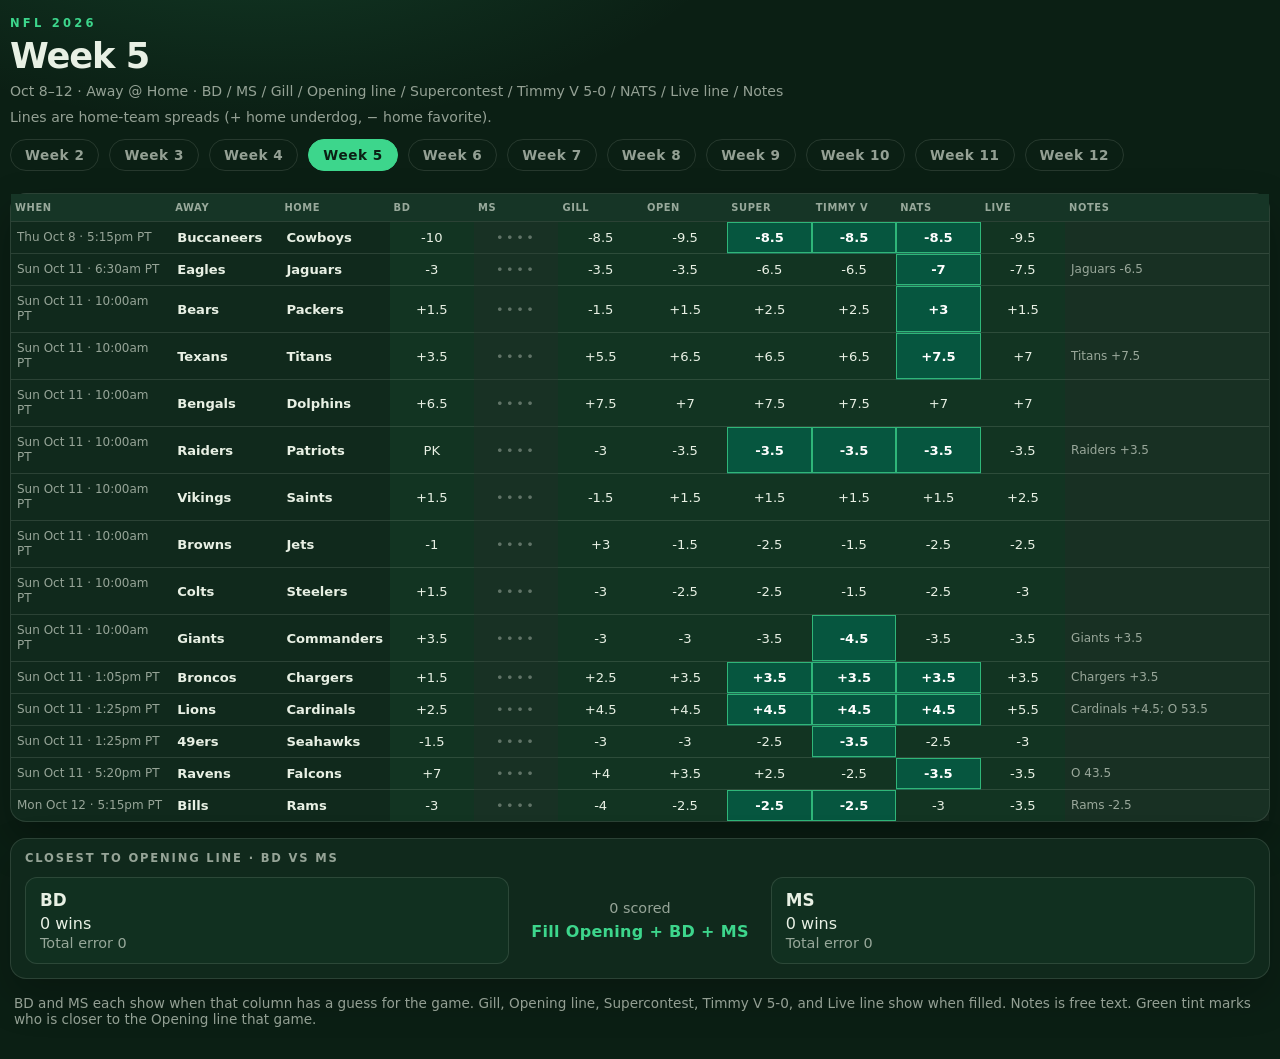
<file: week5/index.html>
<!doctype html>
<html lang="en">
<head>
  <meta charset="utf-8" />
  <meta name="viewport" content="width=device-width, initial-scale=1, viewport-fit=cover" />
  <meta name="theme-color" content="#0b1f14" />
  <meta name="description" content="NFL Week 5 picks — BD, MS, Gill." />
  <title>NFL Week 5 · bobbydonnelly.com</title>
  <link rel="stylesheet" href="../styles.css" />
  <style id="best-line-style">
    /* Most extreme contest line per game (Super / Timmy V / NATS) */
    .pick.best-line,
    body.board-compact .pick.best-line{
      background:rgba(0,114,85,.62);
      box-shadow:inset 0 0 0 1px rgba(61,214,140,.75);
      color:#fff;
      font-weight:800;
    }
  </style>
</head>
<body class="board-compact">
  <main class="wrap">
    <header>
      <p class="eyebrow">NFL 2026</p>
      <h1>Week 5</h1>
      <p class="sub">Oct 8–12 · Away @ Home · BD / MS / Gill / Opening line / Supercontest / Timmy V 5-0 / NATS / Live line / Notes</p>
      <p class="sub spread-hint">Lines are home-team spreads (+ home underdog, − home favorite).</p>
    <nav class="week-nav" aria-label="Week navigation">
      <a href="../week2/">Week 2</a>
      <a href="../week3/">Week 3</a>
      <a href="../week4/">Week 4</a>
      <a href="./" class="active" aria-current="page">Week 5</a>
      <a href="../week6/">Week 6</a>
      <a href="../week7/">Week 7</a>
      <a href="../week8/">Week 8</a>
      <a href="../week9/">Week 9</a>
      <a href="../week10/">Week 10</a>
      <a href="../week11/">Week 11</a>
      <a href="../week12/">Week 12</a>
    </nav>
    </header>
    <div class="table-scroller">
      <table>
      <colgroup>
        <col class="w-when" />
        <col class="w-team" />
        <col class="w-team" />
        <col class="w-pick" />
        <col class="w-pick" />
        <col class="w-pick" />
        <col class="w-pick" />
        <col class="w-pick" />
        <col class="w-pick" />
        <col class="w-pick" />
        <col class="w-pick" />
        <col class="w-notes" />
      </colgroup>
        <thead>
          <tr>
            <th scope="col">When</th>
            <th scope="col">Away</th>
            <th scope="col">Home</th>
            <th scope="col">BD</th>
            <th scope="col">MS</th>
            <th scope="col">Gill</th>
            <th scope="col">Open</th>
            <th scope="col">Super</th>
            <th scope="col">Timmy V</th>
            <th scope="col">NATS</th>
            <th scope="col">Live</th>
            <th scope="col">Notes</th>
          </tr>
        </thead>
        <tbody>
<tr>
        <td class="when">Thu Oct 8 · 5:15pm PT</td>
        <td class="away">Buccaneers</td>
        <td class="home">Cowboys</td>
        <td class="pick" contenteditable="true" spellcheck="false" data-col="bd" data-value="-10" aria-label="BD pick">-10</td>
        <td class="pick" contenteditable="true" spellcheck="false" data-col="ms" data-value="" aria-label="MS pick"></td>
        <td class="pick" contenteditable="true" spellcheck="false" data-col="gill" data-value="-8.5" aria-label="Gill pick">-8.5</td>
        <td class="pick" contenteditable="true" spellcheck="false" data-col="opening" data-value="-9.5" aria-label="Opening line">-9.5</td>
        <td class="pick" contenteditable="true" spellcheck="false" data-col="supercontest" data-value="-8.5" aria-label="Supercontest">-8.5</td>
        <td class="pick" contenteditable="true" spellcheck="false" data-col="splash" data-value="-8.5" aria-label="Timmy V 5-0">-8.5</td>
        <td class="pick" contenteditable="true" spellcheck="false" data-col="nats" data-value="-8.5" aria-label="NATS line">-8.5</td>
        <td class="pick" contenteditable="true" spellcheck="false" data-col="live" data-value="-9.5" aria-label="Live line">-9.5</td>
        <td class="notes" contenteditable="true" spellcheck="false" data-col="notes" data-value="" aria-label="Notes"></td>
      </tr>
<tr>
        <td class="when">Sun Oct 11 · 6:30am PT</td>
        <td class="away">Eagles</td>
        <td class="home">Jaguars</td>
        <td class="pick" contenteditable="true" spellcheck="false" data-col="bd" data-value="-3" aria-label="BD pick">-3</td>
        <td class="pick" contenteditable="true" spellcheck="false" data-col="ms" data-value="" aria-label="MS pick"></td>
        <td class="pick" contenteditable="true" spellcheck="false" data-col="gill" data-value="-3.5" aria-label="Gill pick">-3.5</td>
        <td class="pick" contenteditable="true" spellcheck="false" data-col="opening" data-value="-3.5" aria-label="Opening line">-3.5</td>
        <td class="pick" contenteditable="true" spellcheck="false" data-col="supercontest" data-value="-6.5" aria-label="Supercontest">-6.5</td>
        <td class="pick" contenteditable="true" spellcheck="false" data-col="splash" data-value="-6.5" aria-label="Timmy V 5-0">-6.5</td>
        <td class="pick" contenteditable="true" spellcheck="false" data-col="nats" data-value="-7" aria-label="NATS line">-7</td>
        <td class="pick" contenteditable="true" spellcheck="false" data-col="live" data-value="-7.5" aria-label="Live line">-7.5</td>
        <td class="notes" contenteditable="true" spellcheck="false" data-col="notes" data-value="Jaguars -6.5" aria-label="Notes">Jaguars -6.5</td>
      </tr>
<tr>
        <td class="when">Sun Oct 11 · 10:00am PT</td>
        <td class="away">Bears</td>
        <td class="home">Packers</td>
        <td class="pick" contenteditable="true" spellcheck="false" data-col="bd" data-value="+1.5" aria-label="BD pick">+1.5</td>
        <td class="pick" contenteditable="true" spellcheck="false" data-col="ms" data-value="" aria-label="MS pick"></td>
        <td class="pick" contenteditable="true" spellcheck="false" data-col="gill" data-value="-1.5" aria-label="Gill pick">-1.5</td>
        <td class="pick" contenteditable="true" spellcheck="false" data-col="opening" data-value="+1.5" aria-label="Opening line">+1.5</td>
        <td class="pick" contenteditable="true" spellcheck="false" data-col="supercontest" data-value="+2.5" aria-label="Supercontest">+2.5</td>
        <td class="pick" contenteditable="true" spellcheck="false" data-col="splash" data-value="+2.5" aria-label="Timmy V 5-0">+2.5</td>
        <td class="pick" contenteditable="true" spellcheck="false" data-col="nats" data-value="+3" aria-label="NATS line">+3</td>
        <td class="pick" contenteditable="true" spellcheck="false" data-col="live" data-value="+1.5" aria-label="Live line">+1.5</td>
        <td class="notes" contenteditable="true" spellcheck="false" data-col="notes" data-value="" aria-label="Notes"></td>
      </tr>
<tr>
        <td class="when">Sun Oct 11 · 10:00am PT</td>
        <td class="away">Texans</td>
        <td class="home">Titans</td>
        <td class="pick" contenteditable="true" spellcheck="false" data-col="bd" data-value="+3.5" aria-label="BD pick">+3.5</td>
        <td class="pick" contenteditable="true" spellcheck="false" data-col="ms" data-value="" aria-label="MS pick"></td>
        <td class="pick" contenteditable="true" spellcheck="false" data-col="gill" data-value="+5.5" aria-label="Gill pick">+5.5</td>
        <td class="pick" contenteditable="true" spellcheck="false" data-col="opening" data-value="+6.5" aria-label="Opening line">+6.5</td>
        <td class="pick" contenteditable="true" spellcheck="false" data-col="supercontest" data-value="+6.5" aria-label="Supercontest">+6.5</td>
        <td class="pick" contenteditable="true" spellcheck="false" data-col="splash" data-value="+6.5" aria-label="Timmy V 5-0">+6.5</td>
        <td class="pick" contenteditable="true" spellcheck="false" data-col="nats" data-value="+7.5" aria-label="NATS line">+7.5</td>
        <td class="pick" contenteditable="true" spellcheck="false" data-col="live" data-value="+7" aria-label="Live line">+7</td>
        <td class="notes" contenteditable="true" spellcheck="false" data-col="notes" data-value="Titans +7.5" aria-label="Notes">Titans +7.5</td>
      </tr>
<tr>
        <td class="when">Sun Oct 11 · 10:00am PT</td>
        <td class="away">Bengals</td>
        <td class="home">Dolphins</td>
        <td class="pick" contenteditable="true" spellcheck="false" data-col="bd" data-value="+6.5" aria-label="BD pick">+6.5</td>
        <td class="pick" contenteditable="true" spellcheck="false" data-col="ms" data-value="" aria-label="MS pick"></td>
        <td class="pick" contenteditable="true" spellcheck="false" data-col="gill" data-value="+7.5" aria-label="Gill pick">+7.5</td>
        <td class="pick" contenteditable="true" spellcheck="false" data-col="opening" data-value="+7" aria-label="Opening line">+7</td>
        <td class="pick" contenteditable="true" spellcheck="false" data-col="supercontest" data-value="+7.5" aria-label="Supercontest">+7.5</td>
        <td class="pick" contenteditable="true" spellcheck="false" data-col="splash" data-value="+7.5" aria-label="Timmy V 5-0">+7.5</td>
        <td class="pick" contenteditable="true" spellcheck="false" data-col="nats" data-value="+7" aria-label="NATS line">+7</td>
        <td class="pick" contenteditable="true" spellcheck="false" data-col="live" data-value="+7" aria-label="Live line">+7</td>
        <td class="notes" contenteditable="true" spellcheck="false" data-col="notes" data-value="" aria-label="Notes"></td>
      </tr>
<tr>
        <td class="when">Sun Oct 11 · 10:00am PT</td>
        <td class="away">Raiders</td>
        <td class="home">Patriots</td>
        <td class="pick" contenteditable="true" spellcheck="false" data-col="bd" data-value="PK" aria-label="BD pick">PK</td>
        <td class="pick" contenteditable="true" spellcheck="false" data-col="ms" data-value="" aria-label="MS pick"></td>
        <td class="pick" contenteditable="true" spellcheck="false" data-col="gill" data-value="-3" aria-label="Gill pick">-3</td>
        <td class="pick" contenteditable="true" spellcheck="false" data-col="opening" data-value="-3.5" aria-label="Opening line">-3.5</td>
        <td class="pick" contenteditable="true" spellcheck="false" data-col="supercontest" data-value="-3.5" aria-label="Supercontest">-3.5</td>
        <td class="pick" contenteditable="true" spellcheck="false" data-col="splash" data-value="-3.5" aria-label="Timmy V 5-0">-3.5</td>
        <td class="pick" contenteditable="true" spellcheck="false" data-col="nats" data-value="-3.5" aria-label="NATS line">-3.5</td>
        <td class="pick" contenteditable="true" spellcheck="false" data-col="live" data-value="-3.5" aria-label="Live line">-3.5</td>
        <td class="notes" contenteditable="true" spellcheck="false" data-col="notes" data-value="Raiders +3.5" aria-label="Notes">Raiders +3.5</td>
      </tr>
<tr>
        <td class="when">Sun Oct 11 · 10:00am PT</td>
        <td class="away">Vikings</td>
        <td class="home">Saints</td>
        <td class="pick" contenteditable="true" spellcheck="false" data-col="bd" data-value="+1.5" aria-label="BD pick">+1.5</td>
        <td class="pick" contenteditable="true" spellcheck="false" data-col="ms" data-value="" aria-label="MS pick"></td>
        <td class="pick" contenteditable="true" spellcheck="false" data-col="gill" data-value="-1.5" aria-label="Gill pick">-1.5</td>
        <td class="pick" contenteditable="true" spellcheck="false" data-col="opening" data-value="+1.5" aria-label="Opening line">+1.5</td>
        <td class="pick" contenteditable="true" spellcheck="false" data-col="supercontest" data-value="+1.5" aria-label="Supercontest">+1.5</td>
        <td class="pick" contenteditable="true" spellcheck="false" data-col="splash" data-value="+1.5" aria-label="Timmy V 5-0">+1.5</td>
        <td class="pick" contenteditable="true" spellcheck="false" data-col="nats" data-value="+1.5" aria-label="NATS line">+1.5</td>
        <td class="pick" contenteditable="true" spellcheck="false" data-col="live" data-value="+2.5" aria-label="Live line">+2.5</td>
        <td class="notes" contenteditable="true" spellcheck="false" data-col="notes" data-value="" aria-label="Notes"></td>
      </tr>
<tr>
        <td class="when">Sun Oct 11 · 10:00am PT</td>
        <td class="away">Browns</td>
        <td class="home">Jets</td>
        <td class="pick" contenteditable="true" spellcheck="false" data-col="bd" data-value="-1" aria-label="BD pick">-1</td>
        <td class="pick" contenteditable="true" spellcheck="false" data-col="ms" data-value="" aria-label="MS pick"></td>
        <td class="pick" contenteditable="true" spellcheck="false" data-col="gill" data-value="+3" aria-label="Gill pick">+3</td>
        <td class="pick" contenteditable="true" spellcheck="false" data-col="opening" data-value="-1.5" aria-label="Opening line">-1.5</td>
        <td class="pick" contenteditable="true" spellcheck="false" data-col="supercontest" data-value="-2.5" aria-label="Supercontest">-2.5</td>
        <td class="pick" contenteditable="true" spellcheck="false" data-col="splash" data-value="-1.5" aria-label="Timmy V 5-0">-1.5</td>
        <td class="pick" contenteditable="true" spellcheck="false" data-col="nats" data-value="-2.5" aria-label="NATS line">-2.5</td>
        <td class="pick" contenteditable="true" spellcheck="false" data-col="live" data-value="-2.5" aria-label="Live line">-2.5</td>
        <td class="notes" contenteditable="true" spellcheck="false" data-col="notes" data-value="" aria-label="Notes"></td>
      </tr>
<tr>
        <td class="when">Sun Oct 11 · 10:00am PT</td>
        <td class="away">Colts</td>
        <td class="home">Steelers</td>
        <td class="pick" contenteditable="true" spellcheck="false" data-col="bd" data-value="+1.5" aria-label="BD pick">+1.5</td>
        <td class="pick" contenteditable="true" spellcheck="false" data-col="ms" data-value="" aria-label="MS pick"></td>
        <td class="pick" contenteditable="true" spellcheck="false" data-col="gill" data-value="-3" aria-label="Gill pick">-3</td>
        <td class="pick" contenteditable="true" spellcheck="false" data-col="opening" data-value="-2.5" aria-label="Opening line">-2.5</td>
        <td class="pick" contenteditable="true" spellcheck="false" data-col="supercontest" data-value="-2.5" aria-label="Supercontest">-2.5</td>
        <td class="pick" contenteditable="true" spellcheck="false" data-col="splash" data-value="-1.5" aria-label="Timmy V 5-0">-1.5</td>
        <td class="pick" contenteditable="true" spellcheck="false" data-col="nats" data-value="-2.5" aria-label="NATS line">-2.5</td>
        <td class="pick" contenteditable="true" spellcheck="false" data-col="live" data-value="-3" aria-label="Live line">-3</td>
        <td class="notes" contenteditable="true" spellcheck="false" data-col="notes" data-value="" aria-label="Notes"></td>
      </tr>
<tr>
        <td class="when">Sun Oct 11 · 10:00am PT</td>
        <td class="away">Giants</td>
        <td class="home">Commanders</td>
        <td class="pick" contenteditable="true" spellcheck="false" data-col="bd" data-value="+3.5" aria-label="BD pick">+3.5</td>
        <td class="pick" contenteditable="true" spellcheck="false" data-col="ms" data-value="" aria-label="MS pick"></td>
        <td class="pick" contenteditable="true" spellcheck="false" data-col="gill" data-value="-3" aria-label="Gill pick">-3</td>
        <td class="pick" contenteditable="true" spellcheck="false" data-col="opening" data-value="-3" aria-label="Opening line">-3</td>
        <td class="pick" contenteditable="true" spellcheck="false" data-col="supercontest" data-value="-3.5" aria-label="Supercontest">-3.5</td>
        <td class="pick" contenteditable="true" spellcheck="false" data-col="splash" data-value="-4.5" aria-label="Timmy V 5-0">-4.5</td>
        <td class="pick" contenteditable="true" spellcheck="false" data-col="nats" data-value="-3.5" aria-label="NATS line">-3.5</td>
        <td class="pick" contenteditable="true" spellcheck="false" data-col="live" data-value="-3.5" aria-label="Live line">-3.5</td>
        <td class="notes" contenteditable="true" spellcheck="false" data-col="notes" data-value="Giants +3.5" aria-label="Notes">Giants +3.5</td>
      </tr>
<tr>
        <td class="when">Sun Oct 11 · 1:05pm PT</td>
        <td class="away">Broncos</td>
        <td class="home">Chargers</td>
        <td class="pick" contenteditable="true" spellcheck="false" data-col="bd" data-value="+1.5" aria-label="BD pick">+1.5</td>
        <td class="pick" contenteditable="true" spellcheck="false" data-col="ms" data-value="" aria-label="MS pick"></td>
        <td class="pick" contenteditable="true" spellcheck="false" data-col="gill" data-value="+2.5" aria-label="Gill pick">+2.5</td>
        <td class="pick" contenteditable="true" spellcheck="false" data-col="opening" data-value="+3.5" aria-label="Opening line">+3.5</td>
        <td class="pick" contenteditable="true" spellcheck="false" data-col="supercontest" data-value="+3.5" aria-label="Supercontest">+3.5</td>
        <td class="pick" contenteditable="true" spellcheck="false" data-col="splash" data-value="+3.5" aria-label="Timmy V 5-0">+3.5</td>
        <td class="pick" contenteditable="true" spellcheck="false" data-col="nats" data-value="+3.5" aria-label="NATS line">+3.5</td>
        <td class="pick" contenteditable="true" spellcheck="false" data-col="live" data-value="+3.5" aria-label="Live line">+3.5</td>
        <td class="notes" contenteditable="true" spellcheck="false" data-col="notes" data-value="Chargers +3.5" aria-label="Notes">Chargers +3.5</td>
      </tr>
<tr>
        <td class="when">Sun Oct 11 · 1:25pm PT</td>
        <td class="away">Lions</td>
        <td class="home">Cardinals</td>
        <td class="pick" contenteditable="true" spellcheck="false" data-col="bd" data-value="+2.5" aria-label="BD pick">+2.5</td>
        <td class="pick" contenteditable="true" spellcheck="false" data-col="ms" data-value="" aria-label="MS pick"></td>
        <td class="pick" contenteditable="true" spellcheck="false" data-col="gill" data-value="+4.5" aria-label="Gill pick">+4.5</td>
        <td class="pick" contenteditable="true" spellcheck="false" data-col="opening" data-value="+4.5" aria-label="Opening line">+4.5</td>
        <td class="pick" contenteditable="true" spellcheck="false" data-col="supercontest" data-value="+4.5" aria-label="Supercontest">+4.5</td>
        <td class="pick" contenteditable="true" spellcheck="false" data-col="splash" data-value="+4.5" aria-label="Timmy V 5-0">+4.5</td>
        <td class="pick" contenteditable="true" spellcheck="false" data-col="nats" data-value="+4.5" aria-label="NATS line">+4.5</td>
        <td class="pick" contenteditable="true" spellcheck="false" data-col="live" data-value="+5.5" aria-label="Live line">+5.5</td>
        <td class="notes" contenteditable="true" spellcheck="false" data-col="notes" data-value="Cardinals +4.5; O 53.5" aria-label="Notes">Cardinals +4.5; O 53.5</td>
      </tr>
<tr>
        <td class="when">Sun Oct 11 · 1:25pm PT</td>
        <td class="away">49ers</td>
        <td class="home">Seahawks</td>
        <td class="pick" contenteditable="true" spellcheck="false" data-col="bd" data-value="-1.5" aria-label="BD pick">-1.5</td>
        <td class="pick" contenteditable="true" spellcheck="false" data-col="ms" data-value="" aria-label="MS pick"></td>
        <td class="pick" contenteditable="true" spellcheck="false" data-col="gill" data-value="-3" aria-label="Gill pick">-3</td>
        <td class="pick" contenteditable="true" spellcheck="false" data-col="opening" data-value="-3" aria-label="Opening line">-3</td>
        <td class="pick" contenteditable="true" spellcheck="false" data-col="supercontest" data-value="-2.5" aria-label="Supercontest">-2.5</td>
        <td class="pick" contenteditable="true" spellcheck="false" data-col="splash" data-value="-3.5" aria-label="Timmy V 5-0">-3.5</td>
        <td class="pick" contenteditable="true" spellcheck="false" data-col="nats" data-value="-2.5" aria-label="NATS line">-2.5</td>
        <td class="pick" contenteditable="true" spellcheck="false" data-col="live" data-value="-3" aria-label="Live line">-3</td>
        <td class="notes" contenteditable="true" spellcheck="false" data-col="notes" data-value="" aria-label="Notes"></td>
      </tr>
<tr>
        <td class="when">Sun Oct 11 · 5:20pm PT</td>
        <td class="away">Ravens</td>
        <td class="home">Falcons</td>
        <td class="pick" contenteditable="true" spellcheck="false" data-col="bd" data-value="+7" aria-label="BD pick">+7</td>
        <td class="pick" contenteditable="true" spellcheck="false" data-col="ms" data-value="" aria-label="MS pick"></td>
        <td class="pick" contenteditable="true" spellcheck="false" data-col="gill" data-value="+4" aria-label="Gill pick">+4</td>
        <td class="pick" contenteditable="true" spellcheck="false" data-col="opening" data-value="+3.5" aria-label="Opening line">+3.5</td>
        <td class="pick" contenteditable="true" spellcheck="false" data-col="supercontest" data-value="+2.5" aria-label="Supercontest">+2.5</td>
        <td class="pick" contenteditable="true" spellcheck="false" data-col="splash" data-value="-2.5" aria-label="Timmy V 5-0">-2.5</td>
        <td class="pick" contenteditable="true" spellcheck="false" data-col="nats" data-value="-3.5" aria-label="NATS line">-3.5</td>
        <td class="pick" contenteditable="true" spellcheck="false" data-col="live" data-value="-3.5" aria-label="Live line">-3.5</td>
        <td class="notes" contenteditable="true" spellcheck="false" data-col="notes" data-value="O 43.5" aria-label="Notes">O 43.5</td>
      </tr>
<tr>
        <td class="when">Mon Oct 12 · 5:15pm PT</td>
        <td class="away">Bills</td>
        <td class="home">Rams</td>
        <td class="pick" contenteditable="true" spellcheck="false" data-col="bd" data-value="-3" aria-label="BD pick">-3</td>
        <td class="pick" contenteditable="true" spellcheck="false" data-col="ms" data-value="" aria-label="MS pick"></td>
        <td class="pick" contenteditable="true" spellcheck="false" data-col="gill" data-value="-4" aria-label="Gill pick">-4</td>
        <td class="pick" contenteditable="true" spellcheck="false" data-col="opening" data-value="-2.5" aria-label="Opening line">-2.5</td>
        <td class="pick" contenteditable="true" spellcheck="false" data-col="supercontest" data-value="-2.5" aria-label="Supercontest">-2.5</td>
        <td class="pick" contenteditable="true" spellcheck="false" data-col="splash" data-value="-2.5" aria-label="Timmy V 5-0">-2.5</td>
        <td class="pick" contenteditable="true" spellcheck="false" data-col="nats" data-value="-3" aria-label="NATS line">-3</td>
        <td class="pick" contenteditable="true" spellcheck="false" data-col="live" data-value="-3.5" aria-label="Live line">-3.5</td>
        <td class="notes" contenteditable="true" spellcheck="false" data-col="notes" data-value="Rams -2.5" aria-label="Notes">Rams -2.5</td>
      </tr>
        </tbody>
      </table>
    </div>
    <div class="score-strip" role="status" aria-label="BD vs MS closest to Opening line">
      <div class="score-title">Closest to Opening line · BD vs MS</div>
      <div class="score-grid">
        <div class="score-card" id="score-bd">
          <div class="score-name">BD</div>
          <div class="score-wins">0 wins</div>
          <div class="score-err">Total error 0</div>
        </div>
        <div class="score-mid">
          <div class="score-ties">0 scored</div>
          <div class="score-leader">Fill Opening + BD + MS</div>
        </div>
        <div class="score-card" id="score-ms">
          <div class="score-name">MS</div>
          <div class="score-wins">0 wins</div>
          <div class="score-err">Total error 0</div>
        </div>
      </div>
    </div>
    <p class="hint">BD and MS each show when that column has a guess for the game. Gill, Opening line, Supercontest, Timmy V 5-0, and Live line show when filled. Notes is free text. Green tint marks who is closer to the Opening line that game.</p>
  </main>
  <script src="app.js"></script>
  <script id="best-line-script">
  // Highlight the most extreme Supercontest / Timmy V / NATS line per game:
  // all + (or PK) -> highest; all - (or PK) -> lowest; mixed signs -> largest
  // absolute value. Every tied cell is highlighted. Needs 2+ numeric lines.
  (() => {
    const COLS = ["supercontest", "splash", "nats"];
    // Bobby's manual picks by home team: null = no highlight, number = highlight that line instead.
    const OVERRIDES = { Dolphins: null, Saints: null, Jets: null, Steelers: null, Rams: -2.5 };
    function parseLine(cell) {
      if (!cell) return null;
      let s = (cell.textContent || "").trim();
      if (!s) s = (cell.dataset.value || "").trim();
      s = s.replace(/[\u2212\u2013\u2014]/g, "-").replace(/\*+$/, "").trim();
      if (/^(pk|pick|pick'?em)$/i.test(s)) return 0;
      if (!/^[+-]?\d+(?:\.\d+)?$/.test(s)) return null;
      return parseFloat(s);
    }
    function markBestLines() {
      document.querySelectorAll("tbody tr").forEach((tr) => {
        const items = COLS.map((col) => {
          const cell = tr.querySelector('td.pick[data-col="' + col + '"]');
          return { cell, v: parseLine(cell) };
        }).filter((x) => x.cell);
        items.forEach((x) => x.cell.classList.remove("best-line"));
        const nums = items.filter((x) => x.v !== null && !Number.isNaN(x.v));
        const home = ((tr.querySelector("td.home") || {}).textContent || "").trim();
        if (Object.prototype.hasOwnProperty.call(OVERRIDES, home)) {
          const want = OVERRIDES[home];
          if (want !== null) nums.forEach((x) => { if (x.v === want) x.cell.classList.add("best-line"); });
          return;
        }
        if (nums.length < 2) return;
        const vals = nums.map((x) => x.v);
        let target;
        if (vals.every((v) => v >= 0)) target = Math.max(...vals);
        else if (vals.every((v) => v <= 0)) target = Math.min(...vals);
        else target = Math.max(...vals.map(Math.abs));
        const mixed = !vals.every((v) => v >= 0) && !vals.every((v) => v <= 0);
        nums.forEach((x) => {
          const hit = mixed ? Math.abs(x.v) === target : x.v === target;
          if (hit) x.cell.classList.add("best-line");
        });
      });
    }
    const isLineCell = (el) =>
      el && el.matches && el.matches('td.pick[data-col="supercontest"], td.pick[data-col="splash"], td.pick[data-col="nats"]');
    document.addEventListener("input", (e) => { if (isLineCell(e.target)) markBestLines(); });
    document.addEventListener("focusout", (e) => { if (isLineCell(e.target)) markBestLines(); });
    window.markBestLines = markBestLines;
    if (document.readyState === "loading") document.addEventListener("DOMContentLoaded", markBestLines);
    else markBestLines();
    window.addEventListener("load", markBestLines);
  })();
  </script>
</body>
</html>
</file>
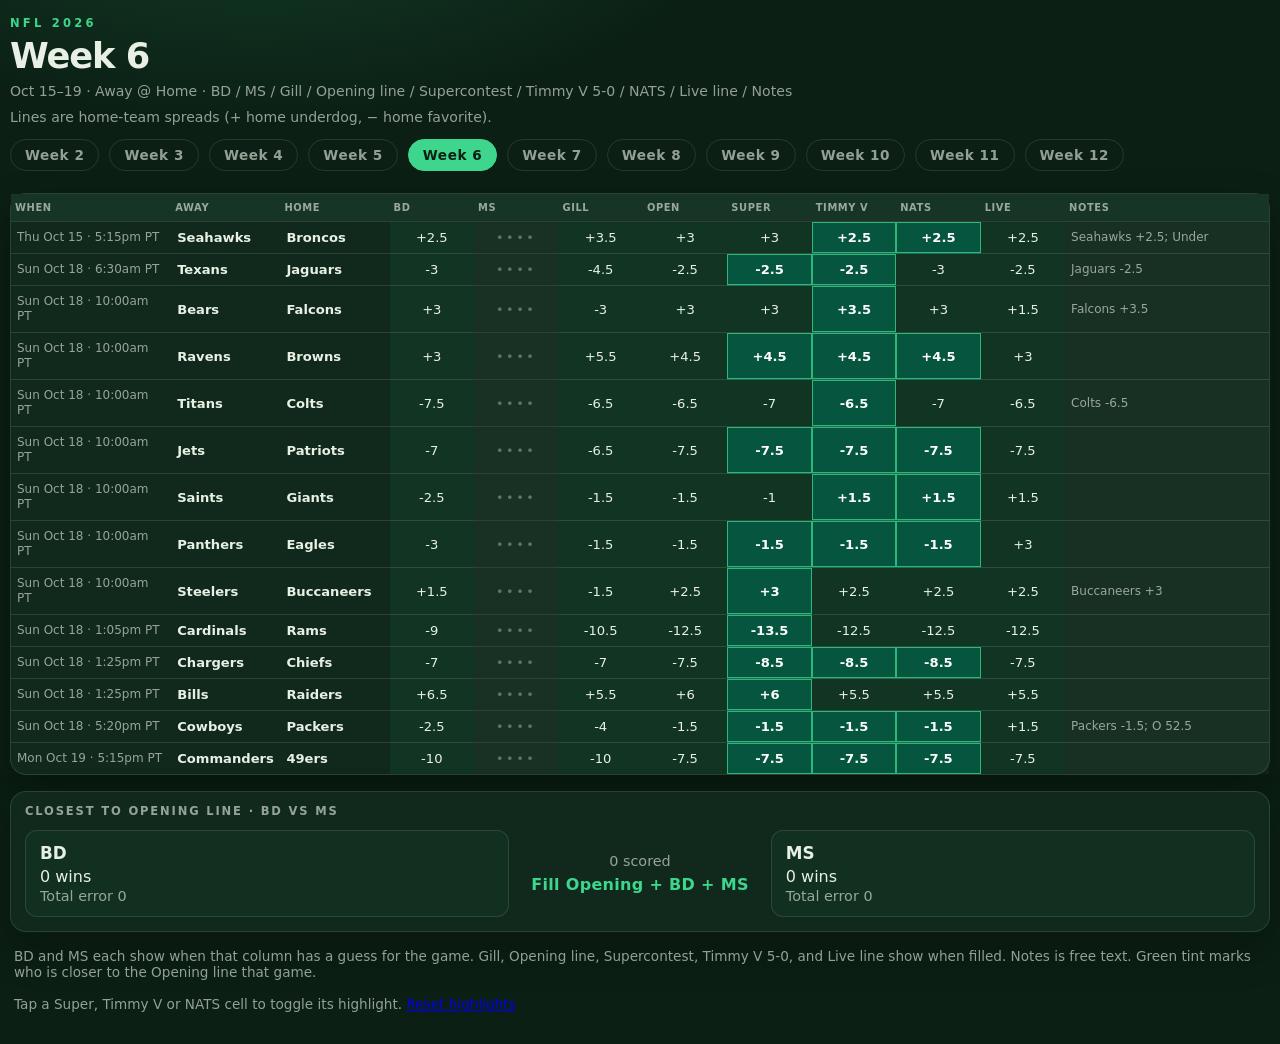
<file: week6/index.html>
<!doctype html>
<html lang="en">
<head>
  <meta charset="utf-8" />
  <meta name="viewport" content="width=device-width, initial-scale=1, viewport-fit=cover" />
  <meta name="theme-color" content="#0b1f14" />
  <meta name="description" content="NFL Week 6 picks — BD, MS, Gill." />
  <title>NFL Week 6 · bobbydonnelly.com</title>
  <link rel="stylesheet" href="../styles.css" />
  <style id="best-line-style">
    .pick[data-col="supercontest"], .pick[data-col="splash"], .pick[data-col="nats"]{cursor:pointer;-webkit-tap-highlight-color:transparent;user-select:none;-webkit-user-select:none}
    /* Most extreme contest line per game (Super / Timmy V / NATS) */
    .pick.best-line,
    body.board-compact .pick.best-line{
      background:rgba(0,114,85,.62);
      box-shadow:inset 0 0 0 1px rgba(61,214,140,.75);
      color:#fff;
      font-weight:800;
    }
  </style>
</head>
<body class="board-compact">
  <main class="wrap">
    <header>
      <p class="eyebrow">NFL 2026</p>
      <h1>Week 6</h1>
      <p class="sub">Oct 15–19 · Away @ Home · BD / MS / Gill / Opening line / Supercontest / Timmy V 5-0 / NATS / Live line / Notes</p>
      <p class="sub spread-hint">Lines are home-team spreads (+ home underdog, − home favorite).</p>
    <nav class="week-nav" aria-label="Week navigation">
      <a href="../week2/">Week 2</a>
      <a href="../week3/">Week 3</a>
      <a href="../week4/">Week 4</a>
      <a href="../week5/">Week 5</a>
      <a href="./" class="active" aria-current="page">Week 6</a>
      <a href="../week7/">Week 7</a>
      <a href="../week8/">Week 8</a>
      <a href="../week9/">Week 9</a>
      <a href="../week10/">Week 10</a>
      <a href="../week11/">Week 11</a>
      <a href="../week12/">Week 12</a>
    </nav>
    </header>
    <div class="table-scroller">
      <table>
      <colgroup>
        <col class="w-when" />
        <col class="w-team" />
        <col class="w-team" />
        <col class="w-pick" />
        <col class="w-pick" />
        <col class="w-pick" />
        <col class="w-pick" />
        <col class="w-pick" />
        <col class="w-pick" />
        <col class="w-pick" />
        <col class="w-pick" />
        <col class="w-notes" />
      </colgroup>
        <thead>
          <tr>
            <th scope="col">When</th>
            <th scope="col">Away</th>
            <th scope="col">Home</th>
            <th scope="col">BD</th>
            <th scope="col">MS</th>
            <th scope="col">Gill</th>
            <th scope="col">Open</th>
            <th scope="col">Super</th>
            <th scope="col">Timmy V</th>
            <th scope="col">NATS</th>
            <th scope="col">Live</th>
            <th scope="col">Notes</th>
          </tr>
        </thead>
        <tbody>
<tr>
        <td class="when">Thu Oct 15 · 5:15pm PT</td>
        <td class="away">Seahawks</td>
        <td class="home">Broncos</td>
        <td class="pick" contenteditable="true" spellcheck="false" data-col="bd" data-value="+2.5" aria-label="BD pick">+2.5</td>
        <td class="pick" contenteditable="true" spellcheck="false" data-col="ms" data-value="" aria-label="MS pick"></td>
        <td class="pick" contenteditable="true" spellcheck="false" data-col="gill" data-value="+3.5" aria-label="Gill pick">+3.5</td>
        <td class="pick" contenteditable="true" spellcheck="false" data-col="opening" data-value="+3" aria-label="Opening line">+3</td>
        <td class="pick" data-col="supercontest" data-value="+3" aria-label="Supercontest">+3</td>
        <td class="pick" data-col="splash" data-value="+2.5" aria-label="Timmy V 5-0">+2.5</td>
        <td class="pick" data-col="nats" data-value="+2.5" aria-label="NATS line">+2.5</td>
        <td class="pick" contenteditable="true" spellcheck="false" data-col="live" data-value="+2.5" aria-label="Live line">+2.5</td>
        <td class="notes" contenteditable="true" spellcheck="false" data-col="notes" data-value="Seahawks +2.5; Under" aria-label="Notes">Seahawks +2.5; Under</td>
      </tr>
<tr>
        <td class="when">Sun Oct 18 · 6:30am PT</td>
        <td class="away">Texans</td>
        <td class="home">Jaguars</td>
        <td class="pick" contenteditable="true" spellcheck="false" data-col="bd" data-value="-3" aria-label="BD pick">-3</td>
        <td class="pick" contenteditable="true" spellcheck="false" data-col="ms" data-value="" aria-label="MS pick"></td>
        <td class="pick" contenteditable="true" spellcheck="false" data-col="gill" data-value="-4.5" aria-label="Gill pick">-4.5</td>
        <td class="pick" contenteditable="true" spellcheck="false" data-col="opening" data-value="-2.5" aria-label="Opening line">-2.5</td>
        <td class="pick" data-col="supercontest" data-value="-2.5" aria-label="Supercontest">-2.5</td>
        <td class="pick" data-col="splash" data-value="-2.5" aria-label="Timmy V 5-0">-2.5</td>
        <td class="pick" data-col="nats" data-value="-3" aria-label="NATS line">-3</td>
        <td class="pick" contenteditable="true" spellcheck="false" data-col="live" data-value="-2.5" aria-label="Live line">-2.5</td>
        <td class="notes" contenteditable="true" spellcheck="false" data-col="notes" data-value="Jaguars -2.5" aria-label="Notes">Jaguars -2.5</td>
      </tr>
<tr>
        <td class="when">Sun Oct 18 · 10:00am PT</td>
        <td class="away">Bears</td>
        <td class="home">Falcons</td>
        <td class="pick" contenteditable="true" spellcheck="false" data-col="bd" data-value="+3" aria-label="BD pick">+3</td>
        <td class="pick" contenteditable="true" spellcheck="false" data-col="ms" data-value="" aria-label="MS pick"></td>
        <td class="pick" contenteditable="true" spellcheck="false" data-col="gill" data-value="-3" aria-label="Gill pick">-3</td>
        <td class="pick" contenteditable="true" spellcheck="false" data-col="opening" data-value="+3" aria-label="Opening line">+3</td>
        <td class="pick" data-col="supercontest" data-value="+3" aria-label="Supercontest">+3</td>
        <td class="pick" data-col="splash" data-value="+3.5" aria-label="Timmy V 5-0">+3.5</td>
        <td class="pick" data-col="nats" data-value="+3" aria-label="NATS line">+3</td>
        <td class="pick" contenteditable="true" spellcheck="false" data-col="live" data-value="+1.5" aria-label="Live line">+1.5</td>
        <td class="notes" contenteditable="true" spellcheck="false" data-col="notes" data-value="Falcons +3.5" aria-label="Notes">Falcons +3.5</td>
      </tr>
<tr>
        <td class="when">Sun Oct 18 · 10:00am PT</td>
        <td class="away">Ravens</td>
        <td class="home">Browns</td>
        <td class="pick" contenteditable="true" spellcheck="false" data-col="bd" data-value="+3" aria-label="BD pick">+3</td>
        <td class="pick" contenteditable="true" spellcheck="false" data-col="ms" data-value="" aria-label="MS pick"></td>
        <td class="pick" contenteditable="true" spellcheck="false" data-col="gill" data-value="+5.5" aria-label="Gill pick">+5.5</td>
        <td class="pick" contenteditable="true" spellcheck="false" data-col="opening" data-value="+4.5" aria-label="Opening line">+4.5</td>
        <td class="pick" data-col="supercontest" data-value="+4.5" aria-label="Supercontest">+4.5</td>
        <td class="pick" data-col="splash" data-value="+4.5" aria-label="Timmy V 5-0">+4.5</td>
        <td class="pick" data-col="nats" data-value="+4.5" aria-label="NATS line">+4.5</td>
        <td class="pick" contenteditable="true" spellcheck="false" data-col="live" data-value="+3" aria-label="Live line">+3</td>
        <td class="notes" contenteditable="true" spellcheck="false" data-col="notes" data-value="" aria-label="Notes"></td>
      </tr>
<tr>
        <td class="when">Sun Oct 18 · 10:00am PT</td>
        <td class="away">Titans</td>
        <td class="home">Colts</td>
        <td class="pick" contenteditable="true" spellcheck="false" data-col="bd" data-value="-7.5" aria-label="BD pick">-7.5</td>
        <td class="pick" contenteditable="true" spellcheck="false" data-col="ms" data-value="" aria-label="MS pick"></td>
        <td class="pick" contenteditable="true" spellcheck="false" data-col="gill" data-value="-6.5" aria-label="Gill pick">-6.5</td>
        <td class="pick" contenteditable="true" spellcheck="false" data-col="opening" data-value="-6.5" aria-label="Opening line">-6.5</td>
        <td class="pick" data-col="supercontest" data-value="-7" aria-label="Supercontest">-7</td>
        <td class="pick" data-col="splash" data-value="-6.5" aria-label="Timmy V 5-0">-6.5</td>
        <td class="pick" data-col="nats" data-value="-7" aria-label="NATS line">-7</td>
        <td class="pick" contenteditable="true" spellcheck="false" data-col="live" data-value="-6.5" aria-label="Live line">-6.5</td>
        <td class="notes" contenteditable="true" spellcheck="false" data-col="notes" data-value="Colts -6.5" aria-label="Notes">Colts -6.5</td>
      </tr>
<tr>
        <td class="when">Sun Oct 18 · 10:00am PT</td>
        <td class="away">Jets</td>
        <td class="home">Patriots</td>
        <td class="pick" contenteditable="true" spellcheck="false" data-col="bd" data-value="-7" aria-label="BD pick">-7</td>
        <td class="pick" contenteditable="true" spellcheck="false" data-col="ms" data-value="" aria-label="MS pick"></td>
        <td class="pick" contenteditable="true" spellcheck="false" data-col="gill" data-value="-6.5" aria-label="Gill pick">-6.5</td>
        <td class="pick" contenteditable="true" spellcheck="false" data-col="opening" data-value="-7.5" aria-label="Opening line">-7.5</td>
        <td class="pick" data-col="supercontest" data-value="-7.5" aria-label="Supercontest">-7.5</td>
        <td class="pick" data-col="splash" data-value="-7.5" aria-label="Timmy V 5-0">-7.5</td>
        <td class="pick" data-col="nats" data-value="-7.5" aria-label="NATS line">-7.5</td>
        <td class="pick" contenteditable="true" spellcheck="false" data-col="live" data-value="-7.5" aria-label="Live line">-7.5</td>
        <td class="notes" contenteditable="true" spellcheck="false" data-col="notes" data-value="" aria-label="Notes"></td>
      </tr>
<tr>
        <td class="when">Sun Oct 18 · 10:00am PT</td>
        <td class="away">Saints</td>
        <td class="home">Giants</td>
        <td class="pick" contenteditable="true" spellcheck="false" data-col="bd" data-value="-2.5" aria-label="BD pick">-2.5</td>
        <td class="pick" contenteditable="true" spellcheck="false" data-col="ms" data-value="" aria-label="MS pick"></td>
        <td class="pick" contenteditable="true" spellcheck="false" data-col="gill" data-value="-1.5" aria-label="Gill pick">-1.5</td>
        <td class="pick" contenteditable="true" spellcheck="false" data-col="opening" data-value="-1.5" aria-label="Opening line">-1.5</td>
        <td class="pick" data-col="supercontest" data-value="-1" aria-label="Supercontest">-1</td>
        <td class="pick" data-col="splash" data-value="+1.5" aria-label="Timmy V 5-0">+1.5</td>
        <td class="pick" data-col="nats" data-value="+1.5" aria-label="NATS line">+1.5</td>
        <td class="pick" contenteditable="true" spellcheck="false" data-col="live" data-value="+1.5" aria-label="Live line">+1.5</td>
        <td class="notes" contenteditable="true" spellcheck="false" data-col="notes" data-value="" aria-label="Notes"></td>
      </tr>
<tr>
        <td class="when">Sun Oct 18 · 10:00am PT</td>
        <td class="away">Panthers</td>
        <td class="home">Eagles</td>
        <td class="pick" contenteditable="true" spellcheck="false" data-col="bd" data-value="-3" aria-label="BD pick">-3</td>
        <td class="pick" contenteditable="true" spellcheck="false" data-col="ms" data-value="" aria-label="MS pick"></td>
        <td class="pick" contenteditable="true" spellcheck="false" data-col="gill" data-value="-1.5" aria-label="Gill pick">-1.5</td>
        <td class="pick" contenteditable="true" spellcheck="false" data-col="opening" data-value="-1.5" aria-label="Opening line">-1.5</td>
        <td class="pick" data-col="supercontest" data-value="-1.5" aria-label="Supercontest">-1.5</td>
        <td class="pick" data-col="splash" data-value="-1.5" aria-label="Timmy V 5-0">-1.5</td>
        <td class="pick" data-col="nats" data-value="-1.5" aria-label="NATS line">-1.5</td>
        <td class="pick" contenteditable="true" spellcheck="false" data-col="live" data-value="+3" aria-label="Live line">+3</td>
        <td class="notes" contenteditable="true" spellcheck="false" data-col="notes" data-value="" aria-label="Notes"></td>
      </tr>
<tr>
        <td class="when">Sun Oct 18 · 10:00am PT</td>
        <td class="away">Steelers</td>
        <td class="home">Buccaneers</td>
        <td class="pick" contenteditable="true" spellcheck="false" data-col="bd" data-value="+1.5" aria-label="BD pick">+1.5</td>
        <td class="pick" contenteditable="true" spellcheck="false" data-col="ms" data-value="" aria-label="MS pick"></td>
        <td class="pick" contenteditable="true" spellcheck="false" data-col="gill" data-value="-1.5" aria-label="Gill pick">-1.5</td>
        <td class="pick" contenteditable="true" spellcheck="false" data-col="opening" data-value="+2.5" aria-label="Opening line">+2.5</td>
        <td class="pick" data-col="supercontest" data-value="+3" aria-label="Supercontest">+3</td>
        <td class="pick" data-col="splash" data-value="+2.5" aria-label="Timmy V 5-0">+2.5</td>
        <td class="pick" data-col="nats" data-value="+2.5" aria-label="NATS line">+2.5</td>
        <td class="pick" contenteditable="true" spellcheck="false" data-col="live" data-value="+2.5" aria-label="Live line">+2.5</td>
        <td class="notes" contenteditable="true" spellcheck="false" data-col="notes" data-value="Buccaneers +3" aria-label="Notes">Buccaneers +3</td>
      </tr>
<tr>
        <td class="when">Sun Oct 18 · 1:05pm PT</td>
        <td class="away">Cardinals</td>
        <td class="home">Rams</td>
        <td class="pick" contenteditable="true" spellcheck="false" data-col="bd" data-value="-9" aria-label="BD pick">-9</td>
        <td class="pick" contenteditable="true" spellcheck="false" data-col="ms" data-value="" aria-label="MS pick"></td>
        <td class="pick" contenteditable="true" spellcheck="false" data-col="gill" data-value="-10.5" aria-label="Gill pick">-10.5</td>
        <td class="pick" contenteditable="true" spellcheck="false" data-col="opening" data-value="-12.5" aria-label="Opening line">-12.5</td>
        <td class="pick" data-col="supercontest" data-value="-13.5" aria-label="Supercontest">-13.5</td>
        <td class="pick" data-col="splash" data-value="-12.5" aria-label="Timmy V 5-0">-12.5</td>
        <td class="pick" data-col="nats" data-value="-12.5" aria-label="NATS line">-12.5</td>
        <td class="pick" contenteditable="true" spellcheck="false" data-col="live" data-value="-12.5" aria-label="Live line">-12.5</td>
        <td class="notes" contenteditable="true" spellcheck="false" data-col="notes" data-value="" aria-label="Notes"></td>
      </tr>
<tr>
        <td class="when">Sun Oct 18 · 1:25pm PT</td>
        <td class="away">Chargers</td>
        <td class="home">Chiefs</td>
        <td class="pick" contenteditable="true" spellcheck="false" data-col="bd" data-value="-7" aria-label="BD pick">-7</td>
        <td class="pick" contenteditable="true" spellcheck="false" data-col="ms" data-value="" aria-label="MS pick"></td>
        <td class="pick" contenteditable="true" spellcheck="false" data-col="gill" data-value="-7" aria-label="Gill pick">-7</td>
        <td class="pick" contenteditable="true" spellcheck="false" data-col="opening" data-value="-7.5" aria-label="Opening line">-7.5</td>
        <td class="pick" data-col="supercontest" data-value="-8.5" aria-label="Supercontest">-8.5</td>
        <td class="pick" data-col="splash" data-value="-8.5" aria-label="Timmy V 5-0">-8.5</td>
        <td class="pick" data-col="nats" data-value="-8.5" aria-label="NATS line">-8.5</td>
        <td class="pick" contenteditable="true" spellcheck="false" data-col="live" data-value="-7.5" aria-label="Live line">-7.5</td>
        <td class="notes" contenteditable="true" spellcheck="false" data-col="notes" data-value="" aria-label="Notes"></td>
      </tr>
<tr>
        <td class="when">Sun Oct 18 · 1:25pm PT</td>
        <td class="away">Bills</td>
        <td class="home">Raiders</td>
        <td class="pick" contenteditable="true" spellcheck="false" data-col="bd" data-value="+6.5" aria-label="BD pick">+6.5</td>
        <td class="pick" contenteditable="true" spellcheck="false" data-col="ms" data-value="" aria-label="MS pick"></td>
        <td class="pick" contenteditable="true" spellcheck="false" data-col="gill" data-value="+5.5" aria-label="Gill pick">+5.5</td>
        <td class="pick" contenteditable="true" spellcheck="false" data-col="opening" data-value="+6" aria-label="Opening line">+6</td>
        <td class="pick" data-col="supercontest" data-value="+6" aria-label="Supercontest">+6</td>
        <td class="pick" data-col="splash" data-value="+5.5" aria-label="Timmy V 5-0">+5.5</td>
        <td class="pick" data-col="nats" data-value="+5.5" aria-label="NATS line">+5.5</td>
        <td class="pick" contenteditable="true" spellcheck="false" data-col="live" data-value="+5.5" aria-label="Live line">+5.5</td>
        <td class="notes" contenteditable="true" spellcheck="false" data-col="notes" data-value="" aria-label="Notes"></td>
      </tr>
<tr>
        <td class="when">Sun Oct 18 · 5:20pm PT</td>
        <td class="away">Cowboys</td>
        <td class="home">Packers</td>
        <td class="pick" contenteditable="true" spellcheck="false" data-col="bd" data-value="-2.5" aria-label="BD pick">-2.5</td>
        <td class="pick" contenteditable="true" spellcheck="false" data-col="ms" data-value="" aria-label="MS pick"></td>
        <td class="pick" contenteditable="true" spellcheck="false" data-col="gill" data-value="-4" aria-label="Gill pick">-4</td>
        <td class="pick" contenteditable="true" spellcheck="false" data-col="opening" data-value="-1.5" aria-label="Opening line">-1.5</td>
        <td class="pick" data-col="supercontest" data-value="-1.5" aria-label="Supercontest">-1.5</td>
        <td class="pick" data-col="splash" data-value="-1.5" aria-label="Timmy V 5-0">-1.5</td>
        <td class="pick" data-col="nats" data-value="-1.5" aria-label="NATS line">-1.5</td>
        <td class="pick" contenteditable="true" spellcheck="false" data-col="live" data-value="+1.5" aria-label="Live line">+1.5</td>
        <td class="notes" contenteditable="true" spellcheck="false" data-col="notes" data-value="Packers -1.5; O 52.5" aria-label="Notes">Packers -1.5; O 52.5</td>
      </tr>
<tr>
        <td class="when">Mon Oct 19 · 5:15pm PT</td>
        <td class="away">Commanders</td>
        <td class="home">49ers</td>
        <td class="pick" contenteditable="true" spellcheck="false" data-col="bd" data-value="-10" aria-label="BD pick">-10</td>
        <td class="pick" contenteditable="true" spellcheck="false" data-col="ms" data-value="" aria-label="MS pick"></td>
        <td class="pick" contenteditable="true" spellcheck="false" data-col="gill" data-value="-10" aria-label="Gill pick">-10</td>
        <td class="pick" contenteditable="true" spellcheck="false" data-col="opening" data-value="-7.5" aria-label="Opening line">-7.5</td>
        <td class="pick" data-col="supercontest" data-value="-7.5" aria-label="Supercontest">-7.5</td>
        <td class="pick" data-col="splash" data-value="-7.5" aria-label="Timmy V 5-0">-7.5</td>
        <td class="pick" data-col="nats" data-value="-7.5" aria-label="NATS line">-7.5</td>
        <td class="pick" contenteditable="true" spellcheck="false" data-col="live" data-value="-7.5" aria-label="Live line">-7.5</td>
        <td class="notes" contenteditable="true" spellcheck="false" data-col="notes" data-value="" aria-label="Notes"></td>
      </tr>
        </tbody>
      </table>
    </div>
    <div class="score-strip" role="status" aria-label="BD vs MS closest to Opening line">
      <div class="score-title">Closest to Opening line · BD vs MS</div>
      <div class="score-grid">
        <div class="score-card" id="score-bd">
          <div class="score-name">BD</div>
          <div class="score-wins">0 wins</div>
          <div class="score-err">Total error 0</div>
        </div>
        <div class="score-mid">
          <div class="score-ties">0 scored</div>
          <div class="score-leader">Fill Opening + BD + MS</div>
        </div>
        <div class="score-card" id="score-ms">
          <div class="score-name">MS</div>
          <div class="score-wins">0 wins</div>
          <div class="score-err">Total error 0</div>
        </div>
      </div>
    </div>
    <p class="hint">BD and MS each show when that column has a guess for the game. Gill, Opening line, Supercontest, Timmy V 5-0, and Live line show when filled. Notes is free text. Green tint marks who is closer to the Opening line that game.</p>
    <p class="hint">Tap a Super, Timmy V or NATS cell to toggle its highlight. <a href="#" onclick="window.resetBestLineToggles&&window.resetBestLineToggles();return false;">Reset highlights</a></p>
  </main>
  <script src="app.js"></script>
  <script id="best-line-script">
  // Highlight the most extreme Supercontest / Timmy V / NATS line per game:
  // all + (or PK) -> highest; all - (or PK) -> lowest; mixed signs -> largest
  // absolute value. Every tied cell is highlighted. Needs 2+ numeric lines.
  (() => {
    const COLS = ["supercontest", "splash", "nats"];
    // Bobby's manual picks by home team: null = no highlight, number = highlight that line instead.
    const OVERRIDES = { Broncos: 2.5, Jaguars: -2.5, Falcons: 3.5, Colts: -6.5, Buccaneers: 3, Packers: -1.5 };
    function parseLine(cell) {
      if (!cell) return null;
      let s = (cell.textContent || "").trim();
      if (!s) s = (cell.dataset.value || "").trim();
      s = s.replace(/[\u2212\u2013\u2014]/g, "-").replace(/\*+$/, "").trim();
      if (/^(pk|pick|pick'?em)$/i.test(s)) return 0;
      if (!/^[+-]?\d+(?:\.\d+)?$/.test(s)) return null;
      return parseFloat(s);
    }
    function markBestLines() {
      document.querySelectorAll("tbody tr").forEach((tr) => {
        const items = COLS.map((col) => {
          const cell = tr.querySelector('td.pick[data-col="' + col + '"]');
          return { cell, v: parseLine(cell) };
        }).filter((x) => x.cell);
        items.forEach((x) => x.cell.classList.remove("best-line"));
        const nums = items.filter((x) => x.v !== null && !Number.isNaN(x.v));
        const home = ((tr.querySelector("td.home") || {}).textContent || "").trim();
        if (Object.prototype.hasOwnProperty.call(OVERRIDES, home)) {
          const want = OVERRIDES[home];
          if (want !== null) nums.forEach((x) => { if (x.v === want) x.cell.classList.add("best-line"); });
          return;
        }
        if (nums.length < 2) return;
        const vals = nums.map((x) => x.v);
        let target;
        if (vals.every((v) => v >= 0)) target = Math.max(...vals);
        else if (vals.every((v) => v <= 0)) target = Math.min(...vals);
        else target = Math.max(...vals.map(Math.abs));
        const mixed = !vals.every((v) => v >= 0) && !vals.every((v) => v <= 0);
        nums.forEach((x) => {
          const hit = mixed ? Math.abs(x.v) === target : x.v === target;
          if (hit) x.cell.classList.add("best-line");
        });
      });
      // Bobby's tap toggles win over the automatic rule and OVERRIDES.
      const tog = loadToggles();
      document.querySelectorAll("tbody tr").forEach((tr) => {
        const home = ((tr.querySelector("td.home") || {}).textContent || "").trim();
        COLS.forEach((col) => {
          const cell = tr.querySelector('td.pick[data-col="' + col + '"]');
          const k = home + ":" + col;
          if (cell && Object.prototype.hasOwnProperty.call(tog, k)) cell.classList.toggle("best-line", !!tog[k]);
        });
      });
    }
    const TKEY = "nfl-week6-highlights-v1";
    function loadToggles() { try { return JSON.parse(localStorage.getItem(TKEY) || "{}") || {}; } catch (_) { return {}; } }
    function saveToggles(t) { localStorage.setItem(TKEY, JSON.stringify(t)); }
    function cellKey(cell) {
      const tr = cell.closest("tr");
      const home = ((tr && tr.querySelector("td.home")) || {}).textContent || "";
      return home.trim() + ":" + cell.dataset.col;
    }
    // Super / Timmy V / NATS are read-only: a tap or click toggles the highlight.
    document.addEventListener("click", (e) => {
      const cell = e.target.closest && e.target.closest("td.pick");
      if (!isLineCell(cell)) return;
      const t = loadToggles();
      t[cellKey(cell)] = !cell.classList.contains("best-line");
      saveToggles(t);
      markBestLines();
    });
    window.resetBestLineToggles = () => { localStorage.removeItem(TKEY); markBestLines(); };
    const isLineCell = (el) =>
      el && el.matches && el.matches('td.pick[data-col="supercontest"], td.pick[data-col="splash"], td.pick[data-col="nats"]');
    document.addEventListener("input", (e) => { if (isLineCell(e.target)) markBestLines(); });
    document.addEventListener("focusout", (e) => { if (isLineCell(e.target)) markBestLines(); });
    window.markBestLines = markBestLines;
    if (document.readyState === "loading") document.addEventListener("DOMContentLoaded", markBestLines);
    else markBestLines();
    window.addEventListener("load", markBestLines);
  })();
  </script>
</body>
</html>
</file>
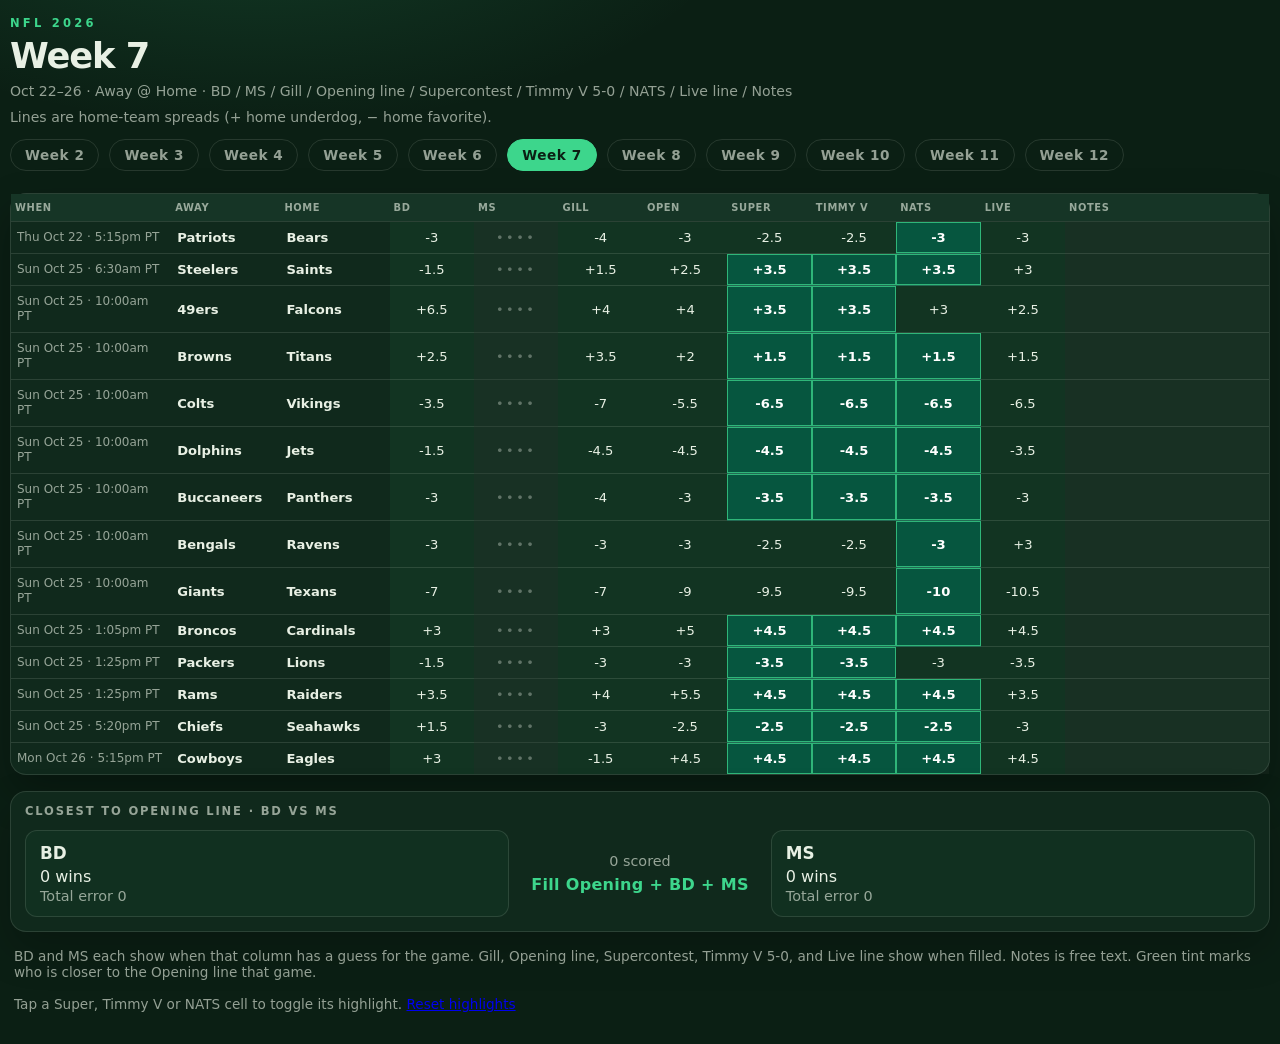
<file: week7/index.html>
<!doctype html>
<html lang="en">
<head>
  <meta charset="utf-8" />
  <meta name="viewport" content="width=device-width, initial-scale=1, viewport-fit=cover" />
  <meta name="theme-color" content="#0b1f14" />
  <meta name="description" content="NFL Week 7 picks — BD, MS, Gill." />
  <title>NFL Week 7 · bobbydonnelly.com</title>
  <link rel="stylesheet" href="../styles.css" />
  <style id="best-line-style">
    .pick[data-col="supercontest"], .pick[data-col="splash"], .pick[data-col="nats"]{cursor:pointer;-webkit-tap-highlight-color:transparent;user-select:none;-webkit-user-select:none}
    /* Most extreme contest line per game (Super / Timmy V / NATS) */
    .pick.best-line,
    body.board-compact .pick.best-line{
      background:rgba(0,114,85,.62);
      box-shadow:inset 0 0 0 1px rgba(61,214,140,.75);
      color:#fff;
      font-weight:800;
    }
  </style>
</head>
<body class="board-compact">
  <main class="wrap">
    <header>
      <p class="eyebrow">NFL 2026</p>
      <h1>Week 7</h1>
      <p class="sub">Oct 22–26 · Away @ Home · BD / MS / Gill / Opening line / Supercontest / Timmy V 5-0 / NATS / Live line / Notes</p>
      <p class="sub spread-hint">Lines are home-team spreads (+ home underdog, − home favorite).</p>
    <nav class="week-nav" aria-label="Week navigation">
      <a href="../week2/">Week 2</a>
      <a href="../week3/">Week 3</a>
      <a href="../week4/">Week 4</a>
      <a href="../week5/">Week 5</a>
      <a href="../week6/">Week 6</a>
      <a href="./" class="active" aria-current="page">Week 7</a>
      <a href="../week8/">Week 8</a>
      <a href="../week9/">Week 9</a>
      <a href="../week10/">Week 10</a>
      <a href="../week11/">Week 11</a>
      <a href="../week12/">Week 12</a>
    </nav>
    </header>
    <div class="table-scroller">
      <table>
      <colgroup>
        <col class="w-when" />
        <col class="w-team" />
        <col class="w-team" />
        <col class="w-pick" />
        <col class="w-pick" />
        <col class="w-pick" />
        <col class="w-pick" />
        <col class="w-pick" />
        <col class="w-pick" />
        <col class="w-pick" />
        <col class="w-pick" />
        <col class="w-notes" />
      </colgroup>
        <thead>
          <tr>
            <th scope="col">When</th>
            <th scope="col">Away</th>
            <th scope="col">Home</th>
            <th scope="col">BD</th>
            <th scope="col">MS</th>
            <th scope="col">Gill</th>
            <th scope="col">Open</th>
            <th scope="col">Super</th>
            <th scope="col">Timmy V</th>
            <th scope="col">NATS</th>
            <th scope="col">Live</th>
            <th scope="col">Notes</th>
          </tr>
        </thead>
        <tbody>
<tr>
        <td class="when">Thu Oct 22 · 5:15pm PT</td>
        <td class="away">Patriots</td>
        <td class="home">Bears</td>
        <td class="pick" contenteditable="true" spellcheck="false" data-col="bd" data-value="-3" aria-label="BD pick">-3</td>
        <td class="pick" contenteditable="true" spellcheck="false" data-col="ms" data-value="" aria-label="MS pick"></td>
        <td class="pick" contenteditable="true" spellcheck="false" data-col="gill" data-value="-4" aria-label="Gill pick">-4</td>
        <td class="pick" contenteditable="true" spellcheck="false" data-col="opening" data-value="-3" aria-label="Opening line">-3</td>
        <td class="pick" data-col="supercontest" data-value="-2.5" aria-label="Supercontest">-2.5</td>
        <td class="pick" data-col="splash" data-value="-2.5" aria-label="Timmy V 5-0">-2.5</td>
        <td class="pick" data-col="nats" data-value="-3" aria-label="NATS line">-3</td>
        <td class="pick" contenteditable="true" spellcheck="false" data-col="live" data-value="-3" aria-label="Live line">-3</td>
        <td class="notes" contenteditable="true" spellcheck="false" data-col="notes" data-value="" aria-label="Notes"></td>
      </tr>
<tr>
        <td class="when">Sun Oct 25 · 6:30am PT</td>
        <td class="away">Steelers</td>
        <td class="home">Saints</td>
        <td class="pick" contenteditable="true" spellcheck="false" data-col="bd" data-value="-1.5" aria-label="BD pick">-1.5</td>
        <td class="pick" contenteditable="true" spellcheck="false" data-col="ms" data-value="" aria-label="MS pick"></td>
        <td class="pick" contenteditable="true" spellcheck="false" data-col="gill" data-value="+1.5" aria-label="Gill pick">+1.5</td>
        <td class="pick" contenteditable="true" spellcheck="false" data-col="opening" data-value="+2.5" aria-label="Opening line">+2.5</td>
        <td class="pick" data-col="supercontest" data-value="+3.5" aria-label="Supercontest">+3.5</td>
        <td class="pick" data-col="splash" data-value="+3.5" aria-label="Timmy V 5-0">+3.5</td>
        <td class="pick" data-col="nats" data-value="+3.5" aria-label="NATS line">+3.5</td>
        <td class="pick" contenteditable="true" spellcheck="false" data-col="live" data-value="+3" aria-label="Live line">+3</td>
        <td class="notes" contenteditable="true" spellcheck="false" data-col="notes" data-value="" aria-label="Notes"></td>
      </tr>
<tr>
        <td class="when">Sun Oct 25 · 10:00am PT</td>
        <td class="away">49ers</td>
        <td class="home">Falcons</td>
        <td class="pick" contenteditable="true" spellcheck="false" data-col="bd" data-value="+6.5" aria-label="BD pick">+6.5</td>
        <td class="pick" contenteditable="true" spellcheck="false" data-col="ms" data-value="" aria-label="MS pick"></td>
        <td class="pick" contenteditable="true" spellcheck="false" data-col="gill" data-value="+4" aria-label="Gill pick">+4</td>
        <td class="pick" contenteditable="true" spellcheck="false" data-col="opening" data-value="+4" aria-label="Opening line">+4</td>
        <td class="pick" data-col="supercontest" data-value="+3.5" aria-label="Supercontest">+3.5</td>
        <td class="pick" data-col="splash" data-value="+3.5" aria-label="Timmy V 5-0">+3.5</td>
        <td class="pick" data-col="nats" data-value="+3" aria-label="NATS line">+3</td>
        <td class="pick" contenteditable="true" spellcheck="false" data-col="live" data-value="+2.5" aria-label="Live line">+2.5</td>
        <td class="notes" contenteditable="true" spellcheck="false" data-col="notes" data-value="" aria-label="Notes"></td>
      </tr>
<tr>
        <td class="when">Sun Oct 25 · 10:00am PT</td>
        <td class="away">Browns</td>
        <td class="home">Titans</td>
        <td class="pick" contenteditable="true" spellcheck="false" data-col="bd" data-value="+2.5" aria-label="BD pick">+2.5</td>
        <td class="pick" contenteditable="true" spellcheck="false" data-col="ms" data-value="" aria-label="MS pick"></td>
        <td class="pick" contenteditable="true" spellcheck="false" data-col="gill" data-value="+3.5" aria-label="Gill pick">+3.5</td>
        <td class="pick" contenteditable="true" spellcheck="false" data-col="opening" data-value="+2" aria-label="Opening line">+2</td>
        <td class="pick" data-col="supercontest" data-value="+1.5" aria-label="Supercontest">+1.5</td>
        <td class="pick" data-col="splash" data-value="+1.5" aria-label="Timmy V 5-0">+1.5</td>
        <td class="pick" data-col="nats" data-value="+1.5" aria-label="NATS line">+1.5</td>
        <td class="pick" contenteditable="true" spellcheck="false" data-col="live" data-value="+1.5" aria-label="Live line">+1.5</td>
        <td class="notes" contenteditable="true" spellcheck="false" data-col="notes" data-value="" aria-label="Notes"></td>
      </tr>
<tr>
        <td class="when">Sun Oct 25 · 10:00am PT</td>
        <td class="away">Colts</td>
        <td class="home">Vikings</td>
        <td class="pick" contenteditable="true" spellcheck="false" data-col="bd" data-value="-3.5" aria-label="BD pick">-3.5</td>
        <td class="pick" contenteditable="true" spellcheck="false" data-col="ms" data-value="" aria-label="MS pick"></td>
        <td class="pick" contenteditable="true" spellcheck="false" data-col="gill" data-value="-7" aria-label="Gill pick">-7</td>
        <td class="pick" contenteditable="true" spellcheck="false" data-col="opening" data-value="-5.5" aria-label="Opening line">-5.5</td>
        <td class="pick" data-col="supercontest" data-value="-6.5" aria-label="Supercontest">-6.5</td>
        <td class="pick" data-col="splash" data-value="-6.5" aria-label="Timmy V 5-0">-6.5</td>
        <td class="pick" data-col="nats" data-value="-6.5" aria-label="NATS line">-6.5</td>
        <td class="pick" contenteditable="true" spellcheck="false" data-col="live" data-value="-6.5" aria-label="Live line">-6.5</td>
        <td class="notes" contenteditable="true" spellcheck="false" data-col="notes" data-value="" aria-label="Notes"></td>
      </tr>
<tr>
        <td class="when">Sun Oct 25 · 10:00am PT</td>
        <td class="away">Dolphins</td>
        <td class="home">Jets</td>
        <td class="pick" contenteditable="true" spellcheck="false" data-col="bd" data-value="-1.5" aria-label="BD pick">-1.5</td>
        <td class="pick" contenteditable="true" spellcheck="false" data-col="ms" data-value="" aria-label="MS pick"></td>
        <td class="pick" contenteditable="true" spellcheck="false" data-col="gill" data-value="-4.5" aria-label="Gill pick">-4.5</td>
        <td class="pick" contenteditable="true" spellcheck="false" data-col="opening" data-value="-4.5" aria-label="Opening line">-4.5</td>
        <td class="pick" data-col="supercontest" data-value="-4.5" aria-label="Supercontest">-4.5</td>
        <td class="pick" data-col="splash" data-value="-4.5" aria-label="Timmy V 5-0">-4.5</td>
        <td class="pick" data-col="nats" data-value="-4.5" aria-label="NATS line">-4.5</td>
        <td class="pick" contenteditable="true" spellcheck="false" data-col="live" data-value="-3.5" aria-label="Live line">-3.5</td>
        <td class="notes" contenteditable="true" spellcheck="false" data-col="notes" data-value="" aria-label="Notes"></td>
      </tr>
<tr>
        <td class="when">Sun Oct 25 · 10:00am PT</td>
        <td class="away">Buccaneers</td>
        <td class="home">Panthers</td>
        <td class="pick" contenteditable="true" spellcheck="false" data-col="bd" data-value="-3" aria-label="BD pick">-3</td>
        <td class="pick" contenteditable="true" spellcheck="false" data-col="ms" data-value="" aria-label="MS pick"></td>
        <td class="pick" contenteditable="true" spellcheck="false" data-col="gill" data-value="-4" aria-label="Gill pick">-4</td>
        <td class="pick" contenteditable="true" spellcheck="false" data-col="opening" data-value="-3" aria-label="Opening line">-3</td>
        <td class="pick" data-col="supercontest" data-value="-3.5" aria-label="Supercontest">-3.5</td>
        <td class="pick" data-col="splash" data-value="-3.5" aria-label="Timmy V 5-0">-3.5</td>
        <td class="pick" data-col="nats" data-value="-3.5" aria-label="NATS line">-3.5</td>
        <td class="pick" contenteditable="true" spellcheck="false" data-col="live" data-value="-3" aria-label="Live line">-3</td>
        <td class="notes" contenteditable="true" spellcheck="false" data-col="notes" data-value="" aria-label="Notes"></td>
      </tr>
<tr>
        <td class="when">Sun Oct 25 · 10:00am PT</td>
        <td class="away">Bengals</td>
        <td class="home">Ravens</td>
        <td class="pick" contenteditable="true" spellcheck="false" data-col="bd" data-value="-3" aria-label="BD pick">-3</td>
        <td class="pick" contenteditable="true" spellcheck="false" data-col="ms" data-value="" aria-label="MS pick"></td>
        <td class="pick" contenteditable="true" spellcheck="false" data-col="gill" data-value="-3" aria-label="Gill pick">-3</td>
        <td class="pick" contenteditable="true" spellcheck="false" data-col="opening" data-value="-3" aria-label="Opening line">-3</td>
        <td class="pick" data-col="supercontest" data-value="-2.5" aria-label="Supercontest">-2.5</td>
        <td class="pick" data-col="splash" data-value="-2.5" aria-label="Timmy V 5-0">-2.5</td>
        <td class="pick" data-col="nats" data-value="-3" aria-label="NATS line">-3</td>
        <td class="pick" contenteditable="true" spellcheck="false" data-col="live" data-value="+3" aria-label="Live line">+3</td>
        <td class="notes" contenteditable="true" spellcheck="false" data-col="notes" data-value="" aria-label="Notes"></td>
      </tr>
<tr>
        <td class="when">Sun Oct 25 · 10:00am PT</td>
        <td class="away">Giants</td>
        <td class="home">Texans</td>
        <td class="pick" contenteditable="true" spellcheck="false" data-col="bd" data-value="-7" aria-label="BD pick">-7</td>
        <td class="pick" contenteditable="true" spellcheck="false" data-col="ms" data-value="" aria-label="MS pick"></td>
        <td class="pick" contenteditable="true" spellcheck="false" data-col="gill" data-value="-7" aria-label="Gill pick">-7</td>
        <td class="pick" contenteditable="true" spellcheck="false" data-col="opening" data-value="-9" aria-label="Opening line">-9</td>
        <td class="pick" data-col="supercontest" data-value="-9.5" aria-label="Supercontest">-9.5</td>
        <td class="pick" data-col="splash" data-value="-9.5" aria-label="Timmy V 5-0">-9.5</td>
        <td class="pick" data-col="nats" data-value="-10" aria-label="NATS line">-10</td>
        <td class="pick" contenteditable="true" spellcheck="false" data-col="live" data-value="-10.5" aria-label="Live line">-10.5</td>
        <td class="notes" contenteditable="true" spellcheck="false" data-col="notes" data-value="" aria-label="Notes"></td>
      </tr>
<tr>
        <td class="when">Sun Oct 25 · 1:05pm PT</td>
        <td class="away">Broncos</td>
        <td class="home">Cardinals</td>
        <td class="pick" contenteditable="true" spellcheck="false" data-col="bd" data-value="+3" aria-label="BD pick">+3</td>
        <td class="pick" contenteditable="true" spellcheck="false" data-col="ms" data-value="" aria-label="MS pick"></td>
        <td class="pick" contenteditable="true" spellcheck="false" data-col="gill" data-value="+3" aria-label="Gill pick">+3</td>
        <td class="pick" contenteditable="true" spellcheck="false" data-col="opening" data-value="+5" aria-label="Opening line">+5</td>
        <td class="pick" data-col="supercontest" data-value="+4.5" aria-label="Supercontest">+4.5</td>
        <td class="pick" data-col="splash" data-value="+4.5" aria-label="Timmy V 5-0">+4.5</td>
        <td class="pick" data-col="nats" data-value="+4.5" aria-label="NATS line">+4.5</td>
        <td class="pick" contenteditable="true" spellcheck="false" data-col="live" data-value="+4.5" aria-label="Live line">+4.5</td>
        <td class="notes" contenteditable="true" spellcheck="false" data-col="notes" data-value="" aria-label="Notes"></td>
      </tr>
<tr>
        <td class="when">Sun Oct 25 · 1:25pm PT</td>
        <td class="away">Packers</td>
        <td class="home">Lions</td>
        <td class="pick" contenteditable="true" spellcheck="false" data-col="bd" data-value="-1.5" aria-label="BD pick">-1.5</td>
        <td class="pick" contenteditable="true" spellcheck="false" data-col="ms" data-value="" aria-label="MS pick"></td>
        <td class="pick" contenteditable="true" spellcheck="false" data-col="gill" data-value="-3" aria-label="Gill pick">-3</td>
        <td class="pick" contenteditable="true" spellcheck="false" data-col="opening" data-value="-3" aria-label="Opening line">-3</td>
        <td class="pick" data-col="supercontest" data-value="-3.5" aria-label="Supercontest">-3.5</td>
        <td class="pick" data-col="splash" data-value="-3.5" aria-label="Timmy V 5-0">-3.5</td>
        <td class="pick" data-col="nats" data-value="-3" aria-label="NATS line">-3</td>
        <td class="pick" contenteditable="true" spellcheck="false" data-col="live" data-value="-3.5" aria-label="Live line">-3.5</td>
        <td class="notes" contenteditable="true" spellcheck="false" data-col="notes" data-value="" aria-label="Notes"></td>
      </tr>
<tr>
        <td class="when">Sun Oct 25 · 1:25pm PT</td>
        <td class="away">Rams</td>
        <td class="home">Raiders</td>
        <td class="pick" contenteditable="true" spellcheck="false" data-col="bd" data-value="+3.5" aria-label="BD pick">+3.5</td>
        <td class="pick" contenteditable="true" spellcheck="false" data-col="ms" data-value="" aria-label="MS pick"></td>
        <td class="pick" contenteditable="true" spellcheck="false" data-col="gill" data-value="+4" aria-label="Gill pick">+4</td>
        <td class="pick" contenteditable="true" spellcheck="false" data-col="opening" data-value="+5.5" aria-label="Opening line">+5.5</td>
        <td class="pick" data-col="supercontest" data-value="+4.5" aria-label="Supercontest">+4.5</td>
        <td class="pick" data-col="splash" data-value="+4.5" aria-label="Timmy V 5-0">+4.5</td>
        <td class="pick" data-col="nats" data-value="+4.5" aria-label="NATS line">+4.5</td>
        <td class="pick" contenteditable="true" spellcheck="false" data-col="live" data-value="+3.5" aria-label="Live line">+3.5</td>
        <td class="notes" contenteditable="true" spellcheck="false" data-col="notes" data-value="" aria-label="Notes"></td>
      </tr>
<tr>
        <td class="when">Sun Oct 25 · 5:20pm PT</td>
        <td class="away">Chiefs</td>
        <td class="home">Seahawks</td>
        <td class="pick" contenteditable="true" spellcheck="false" data-col="bd" data-value="+1.5" aria-label="BD pick">+1.5</td>
        <td class="pick" contenteditable="true" spellcheck="false" data-col="ms" data-value="" aria-label="MS pick"></td>
        <td class="pick" contenteditable="true" spellcheck="false" data-col="gill" data-value="-3" aria-label="Gill pick">-3</td>
        <td class="pick" contenteditable="true" spellcheck="false" data-col="opening" data-value="-2.5" aria-label="Opening line">-2.5</td>
        <td class="pick" data-col="supercontest" data-value="-2.5" aria-label="Supercontest">-2.5</td>
        <td class="pick" data-col="splash" data-value="-2.5" aria-label="Timmy V 5-0">-2.5</td>
        <td class="pick" data-col="nats" data-value="-2.5" aria-label="NATS line">-2.5</td>
        <td class="pick" contenteditable="true" spellcheck="false" data-col="live" data-value="-3" aria-label="Live line">-3</td>
        <td class="notes" contenteditable="true" spellcheck="false" data-col="notes" data-value="" aria-label="Notes"></td>
      </tr>
<tr>
        <td class="when">Mon Oct 26 · 5:15pm PT</td>
        <td class="away">Cowboys</td>
        <td class="home">Eagles</td>
        <td class="pick" contenteditable="true" spellcheck="false" data-col="bd" data-value="+3" aria-label="BD pick">+3</td>
        <td class="pick" contenteditable="true" spellcheck="false" data-col="ms" data-value="" aria-label="MS pick"></td>
        <td class="pick" contenteditable="true" spellcheck="false" data-col="gill" data-value="-1.5" aria-label="Gill pick">-1.5</td>
        <td class="pick" contenteditable="true" spellcheck="false" data-col="opening" data-value="+4.5" aria-label="Opening line">+4.5</td>
        <td class="pick" data-col="supercontest" data-value="+4.5" aria-label="Supercontest">+4.5</td>
        <td class="pick" data-col="splash" data-value="+4.5" aria-label="Timmy V 5-0">+4.5</td>
        <td class="pick" data-col="nats" data-value="+4.5" aria-label="NATS line">+4.5</td>
        <td class="pick" contenteditable="true" spellcheck="false" data-col="live" data-value="+4.5" aria-label="Live line">+4.5</td>
        <td class="notes" contenteditable="true" spellcheck="false" data-col="notes" data-value="" aria-label="Notes"></td>
      </tr>
        </tbody>
      </table>
    </div>
    <div class="score-strip" role="status" aria-label="BD vs MS closest to Opening line">
      <div class="score-title">Closest to Opening line · BD vs MS</div>
      <div class="score-grid">
        <div class="score-card" id="score-bd">
          <div class="score-name">BD</div>
          <div class="score-wins">0 wins</div>
          <div class="score-err">Total error 0</div>
        </div>
        <div class="score-mid">
          <div class="score-ties">0 scored</div>
          <div class="score-leader">Fill Opening + BD + MS</div>
        </div>
        <div class="score-card" id="score-ms">
          <div class="score-name">MS</div>
          <div class="score-wins">0 wins</div>
          <div class="score-err">Total error 0</div>
        </div>
      </div>
    </div>
    <p class="hint">BD and MS each show when that column has a guess for the game. Gill, Opening line, Supercontest, Timmy V 5-0, and Live line show when filled. Notes is free text. Green tint marks who is closer to the Opening line that game.</p>
    <p class="hint">Tap a Super, Timmy V or NATS cell to toggle its highlight. <a href="#" onclick="window.resetBestLineToggles&&window.resetBestLineToggles();return false;">Reset highlights</a></p>
  </main>
  <script src="app.js"></script>
  <script id="best-line-script">
  // Highlight the most extreme Supercontest / Timmy V / NATS line per game:
  // all + (or PK) -> highest; all - (or PK) -> lowest; mixed signs -> largest
  // absolute value. Every tied cell is highlighted. Needs 2+ numeric lines.
  (() => {
    const COLS = ["supercontest", "splash", "nats"];
    // Bobby's manual picks by home team: null = no highlight, number = highlight that line instead.
    const OVERRIDES = {};
    function parseLine(cell) {
      if (!cell) return null;
      let s = (cell.textContent || "").trim();
      if (!s) s = (cell.dataset.value || "").trim();
      s = s.replace(/[\u2212\u2013\u2014]/g, "-").replace(/\*+$/, "").trim();
      if (/^(pk|pick|pick'?em)$/i.test(s)) return 0;
      if (!/^[+-]?\d+(?:\.\d+)?$/.test(s)) return null;
      return parseFloat(s);
    }
    function markBestLines() {
      document.querySelectorAll("tbody tr").forEach((tr) => {
        const items = COLS.map((col) => {
          const cell = tr.querySelector('td.pick[data-col="' + col + '"]');
          return { cell, v: parseLine(cell) };
        }).filter((x) => x.cell);
        items.forEach((x) => x.cell.classList.remove("best-line"));
        const nums = items.filter((x) => x.v !== null && !Number.isNaN(x.v));
        const home = ((tr.querySelector("td.home") || {}).textContent || "").trim();
        if (Object.prototype.hasOwnProperty.call(OVERRIDES, home)) {
          const want = OVERRIDES[home];
          if (want !== null) nums.forEach((x) => { if (x.v === want) x.cell.classList.add("best-line"); });
          return;
        }
        if (nums.length < 2) return;
        const vals = nums.map((x) => x.v);
        let target;
        if (vals.every((v) => v >= 0)) target = Math.max(...vals);
        else if (vals.every((v) => v <= 0)) target = Math.min(...vals);
        else target = Math.max(...vals.map(Math.abs));
        const mixed = !vals.every((v) => v >= 0) && !vals.every((v) => v <= 0);
        nums.forEach((x) => {
          const hit = mixed ? Math.abs(x.v) === target : x.v === target;
          if (hit) x.cell.classList.add("best-line");
        });
      });
      // Bobby's tap toggles win over the automatic rule and OVERRIDES.
      const tog = loadToggles();
      document.querySelectorAll("tbody tr").forEach((tr) => {
        const home = ((tr.querySelector("td.home") || {}).textContent || "").trim();
        COLS.forEach((col) => {
          const cell = tr.querySelector('td.pick[data-col="' + col + '"]');
          const k = home + ":" + col;
          if (cell && Object.prototype.hasOwnProperty.call(tog, k)) cell.classList.toggle("best-line", !!tog[k]);
        });
      });
    }
    const TKEY = "nfl-week7-highlights-v1";
    function loadToggles() { try { return JSON.parse(localStorage.getItem(TKEY) || "{}") || {}; } catch (_) { return {}; } }
    function saveToggles(t) { localStorage.setItem(TKEY, JSON.stringify(t)); }
    function cellKey(cell) {
      const tr = cell.closest("tr");
      const home = ((tr && tr.querySelector("td.home")) || {}).textContent || "";
      return home.trim() + ":" + cell.dataset.col;
    }
    // Super / Timmy V / NATS are read-only: a tap or click toggles the highlight.
    document.addEventListener("click", (e) => {
      const cell = e.target.closest && e.target.closest("td.pick");
      if (!isLineCell(cell)) return;
      const t = loadToggles();
      t[cellKey(cell)] = !cell.classList.contains("best-line");
      saveToggles(t);
      markBestLines();
    });
    window.resetBestLineToggles = () => { localStorage.removeItem(TKEY); markBestLines(); };
    const isLineCell = (el) =>
      el && el.matches && el.matches('td.pick[data-col="supercontest"], td.pick[data-col="splash"], td.pick[data-col="nats"]');
    document.addEventListener("input", (e) => { if (isLineCell(e.target)) markBestLines(); });
    document.addEventListener("focusout", (e) => { if (isLineCell(e.target)) markBestLines(); });
    window.markBestLines = markBestLines;
    if (document.readyState === "loading") document.addEventListener("DOMContentLoaded", markBestLines);
    else markBestLines();
    window.addEventListener("load", markBestLines);
  })();
  </script>
</body>
</html>
</file>
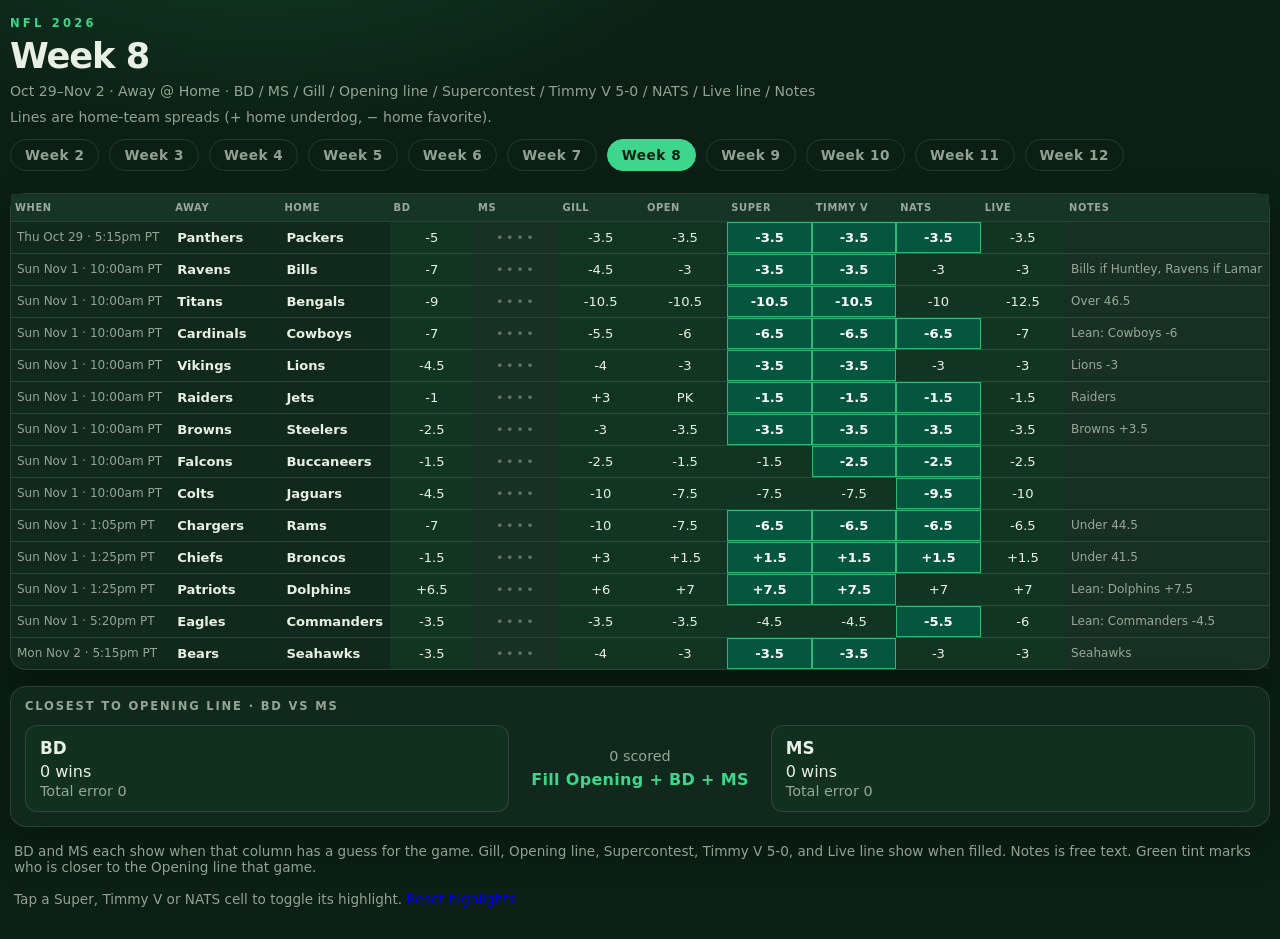
<file: week8/index.html>
<!doctype html>
<html lang="en">
<head>
  <meta charset="utf-8" />
  <meta name="viewport" content="width=device-width, initial-scale=1, viewport-fit=cover" />
  <meta name="theme-color" content="#0b1f14" />
  <meta name="description" content="NFL Week 8 picks — BD, MS, Gill." />
  <title>NFL Week 8 · bobbydonnelly.com</title>
  <link rel="stylesheet" href="../styles.css" />
  <style id="best-line-style">
    .pick[data-col="supercontest"], .pick[data-col="splash"], .pick[data-col="nats"]{cursor:pointer;-webkit-tap-highlight-color:transparent;user-select:none;-webkit-user-select:none}
    /* Most extreme contest line per game (Super / Timmy V / NATS) */
    .pick.best-line,
    body.board-compact .pick.best-line{
      background:rgba(0,114,85,.62);
      box-shadow:inset 0 0 0 1px rgba(61,214,140,.75);
      color:#fff;
      font-weight:800;
    }
  </style>
</head>
<body class="board-compact">
  <main class="wrap">
    <header>
      <p class="eyebrow">NFL 2026</p>
      <h1>Week 8</h1>
      <p class="sub">Oct 29–Nov 2 · Away @ Home · BD / MS / Gill / Opening line / Supercontest / Timmy V 5-0 / NATS / Live line / Notes</p>
      <p class="sub spread-hint">Lines are home-team spreads (+ home underdog, − home favorite).</p>
    <nav class="week-nav" aria-label="Week navigation">
      <a href="../week2/">Week 2</a>
      <a href="../week3/">Week 3</a>
      <a href="../week4/">Week 4</a>
      <a href="../week5/">Week 5</a>
      <a href="../week6/">Week 6</a>
      <a href="../week7/">Week 7</a>
      <a href="./" class="active" aria-current="page">Week 8</a>
      <a href="../week9/">Week 9</a>
      <a href="../week10/">Week 10</a>
      <a href="../week11/">Week 11</a>
      <a href="../week12/">Week 12</a>
    </nav>
    </header>
    <div class="table-scroller">
      <table>
      <colgroup>
        <col class="w-when" />
        <col class="w-team" />
        <col class="w-team" />
        <col class="w-pick" />
        <col class="w-pick" />
        <col class="w-pick" />
        <col class="w-pick" />
        <col class="w-pick" />
        <col class="w-pick" />
        <col class="w-pick" />
        <col class="w-pick" />
        <col class="w-notes" />
      </colgroup>
        <thead>
          <tr>
            <th scope="col">When</th>
            <th scope="col">Away</th>
            <th scope="col">Home</th>
            <th scope="col">BD</th>
            <th scope="col">MS</th>
            <th scope="col">Gill</th>
            <th scope="col">Open</th>
            <th scope="col">Super</th>
            <th scope="col">Timmy V</th>
            <th scope="col">NATS</th>
            <th scope="col">Live</th>
            <th scope="col">Notes</th>
          </tr>
        </thead>
        <tbody>
<tr>
        <td class="when">Thu Oct 29 · 5:15pm PT</td>
        <td class="away">Panthers</td>
        <td class="home">Packers</td>
        <td class="pick" contenteditable="true" spellcheck="false" data-col="bd" data-value="-5" aria-label="BD pick">-5</td>
        <td class="pick" contenteditable="true" spellcheck="false" data-col="ms" data-value="" aria-label="MS pick"></td>
        <td class="pick" contenteditable="true" spellcheck="false" data-col="gill" data-value="-3.5" aria-label="Gill pick">-3.5</td>
        <td class="pick" contenteditable="true" spellcheck="false" data-col="opening" data-value="-3.5" aria-label="Opening line">-3.5</td>
        <td class="pick" data-col="supercontest" data-value="-3.5" aria-label="Supercontest">-3.5</td>
        <td class="pick" data-col="splash" data-value="-3.5" aria-label="Timmy V 5-0">-3.5</td>
        <td class="pick" data-col="nats" data-value="-3.5" aria-label="NATS line">-3.5</td>
        <td class="pick" contenteditable="true" spellcheck="false" data-col="live" data-value="-3.5" aria-label="Live line">-3.5</td>
        <td class="notes" contenteditable="true" spellcheck="false" data-col="notes" data-value="" aria-label="Notes"></td>
      </tr>
<tr>
        <td class="when">Sun Nov 1 · 10:00am PT</td>
        <td class="away">Ravens</td>
        <td class="home">Bills</td>
        <td class="pick" contenteditable="true" spellcheck="false" data-col="bd" data-value="-7" aria-label="BD pick">-7</td>
        <td class="pick" contenteditable="true" spellcheck="false" data-col="ms" data-value="" aria-label="MS pick"></td>
        <td class="pick" contenteditable="true" spellcheck="false" data-col="gill" data-value="-4.5" aria-label="Gill pick">-4.5</td>
        <td class="pick" contenteditable="true" spellcheck="false" data-col="opening" data-value="-3" aria-label="Opening line">-3</td>
        <td class="pick" data-col="supercontest" data-value="-3.5" aria-label="Supercontest">-3.5</td>
        <td class="pick" data-col="splash" data-value="-3.5" aria-label="Timmy V 5-0">-3.5</td>
        <td class="pick" data-col="nats" data-value="-3" aria-label="NATS line">-3</td>
        <td class="pick" contenteditable="true" spellcheck="false" data-col="live" data-value="-3" aria-label="Live line">-3</td>
        <td class="notes" contenteditable="true" spellcheck="false" data-col="notes" data-value="Bills if Huntley, Ravens if Lamar" aria-label="Notes">Bills if Huntley, Ravens if Lamar</td>
      </tr>
<tr>
        <td class="when">Sun Nov 1 · 10:00am PT</td>
        <td class="away">Titans</td>
        <td class="home">Bengals</td>
        <td class="pick" contenteditable="true" spellcheck="false" data-col="bd" data-value="-9" aria-label="BD pick">-9</td>
        <td class="pick" contenteditable="true" spellcheck="false" data-col="ms" data-value="" aria-label="MS pick"></td>
        <td class="pick" contenteditable="true" spellcheck="false" data-col="gill" data-value="-10.5" aria-label="Gill pick">-10.5</td>
        <td class="pick" contenteditable="true" spellcheck="false" data-col="opening" data-value="-10.5" aria-label="Opening line">-10.5</td>
        <td class="pick" data-col="supercontest" data-value="-10.5" aria-label="Supercontest">-10.5</td>
        <td class="pick" data-col="splash" data-value="-10.5" aria-label="Timmy V 5-0">-10.5</td>
        <td class="pick" data-col="nats" data-value="-10" aria-label="NATS line">-10</td>
        <td class="pick" contenteditable="true" spellcheck="false" data-col="live" data-value="-12.5" aria-label="Live line">-12.5</td>
        <td class="notes" contenteditable="true" spellcheck="false" data-col="notes" data-value="Over 46.5" aria-label="Notes">Over 46.5</td>
      </tr>
<tr>
        <td class="when">Sun Nov 1 · 10:00am PT</td>
        <td class="away">Cardinals</td>
        <td class="home">Cowboys</td>
        <td class="pick" contenteditable="true" spellcheck="false" data-col="bd" data-value="-7" aria-label="BD pick">-7</td>
        <td class="pick" contenteditable="true" spellcheck="false" data-col="ms" data-value="" aria-label="MS pick"></td>
        <td class="pick" contenteditable="true" spellcheck="false" data-col="gill" data-value="-5.5" aria-label="Gill pick">-5.5</td>
        <td class="pick" contenteditable="true" spellcheck="false" data-col="opening" data-value="-6" aria-label="Opening line">-6</td>
        <td class="pick" data-col="supercontest" data-value="-6.5" aria-label="Supercontest">-6.5</td>
        <td class="pick" data-col="splash" data-value="-6.5" aria-label="Timmy V 5-0">-6.5</td>
        <td class="pick" data-col="nats" data-value="-6.5" aria-label="NATS line">-6.5</td>
        <td class="pick" contenteditable="true" spellcheck="false" data-col="live" data-value="-7" aria-label="Live line">-7</td>
        <td class="notes" contenteditable="true" spellcheck="false" data-col="notes" data-value="Lean: Cowboys -6" aria-label="Notes">Lean: Cowboys -6</td>
      </tr>
<tr>
        <td class="when">Sun Nov 1 · 10:00am PT</td>
        <td class="away">Vikings</td>
        <td class="home">Lions</td>
        <td class="pick" contenteditable="true" spellcheck="false" data-col="bd" data-value="-4.5" aria-label="BD pick">-4.5</td>
        <td class="pick" contenteditable="true" spellcheck="false" data-col="ms" data-value="" aria-label="MS pick"></td>
        <td class="pick" contenteditable="true" spellcheck="false" data-col="gill" data-value="-4" aria-label="Gill pick">-4</td>
        <td class="pick" contenteditable="true" spellcheck="false" data-col="opening" data-value="-3" aria-label="Opening line">-3</td>
        <td class="pick" data-col="supercontest" data-value="-3.5" aria-label="Supercontest">-3.5</td>
        <td class="pick" data-col="splash" data-value="-3.5" aria-label="Timmy V 5-0">-3.5</td>
        <td class="pick" data-col="nats" data-value="-3" aria-label="NATS line">-3</td>
        <td class="pick" contenteditable="true" spellcheck="false" data-col="live" data-value="-3" aria-label="Live line">-3</td>
        <td class="notes" contenteditable="true" spellcheck="false" data-col="notes" data-value="Lions -3" aria-label="Notes">Lions -3</td>
      </tr>
<tr>
        <td class="when">Sun Nov 1 · 10:00am PT</td>
        <td class="away">Raiders</td>
        <td class="home">Jets</td>
        <td class="pick" contenteditable="true" spellcheck="false" data-col="bd" data-value="-1" aria-label="BD pick">-1</td>
        <td class="pick" contenteditable="true" spellcheck="false" data-col="ms" data-value="" aria-label="MS pick"></td>
        <td class="pick" contenteditable="true" spellcheck="false" data-col="gill" data-value="+3" aria-label="Gill pick">+3</td>
        <td class="pick" contenteditable="true" spellcheck="false" data-col="opening" data-value="PK" aria-label="Opening line">PK</td>
        <td class="pick" data-col="supercontest" data-value="-1.5" aria-label="Supercontest">-1.5</td>
        <td class="pick" data-col="splash" data-value="-1.5" aria-label="Timmy V 5-0">-1.5</td>
        <td class="pick" data-col="nats" data-value="-1.5" aria-label="NATS line">-1.5</td>
        <td class="pick" contenteditable="true" spellcheck="false" data-col="live" data-value="-1.5" aria-label="Live line">-1.5</td>
        <td class="notes" contenteditable="true" spellcheck="false" data-col="notes" data-value="Raiders" aria-label="Notes">Raiders</td>
      </tr>
<tr>
        <td class="when">Sun Nov 1 · 10:00am PT</td>
        <td class="away">Browns</td>
        <td class="home">Steelers</td>
        <td class="pick" contenteditable="true" spellcheck="false" data-col="bd" data-value="-2.5" aria-label="BD pick">-2.5</td>
        <td class="pick" contenteditable="true" spellcheck="false" data-col="ms" data-value="" aria-label="MS pick"></td>
        <td class="pick" contenteditable="true" spellcheck="false" data-col="gill" data-value="-3" aria-label="Gill pick">-3</td>
        <td class="pick" contenteditable="true" spellcheck="false" data-col="opening" data-value="-3.5" aria-label="Opening line">-3.5</td>
        <td class="pick" data-col="supercontest" data-value="-3.5" aria-label="Supercontest">-3.5</td>
        <td class="pick" data-col="splash" data-value="-3.5" aria-label="Timmy V 5-0">-3.5</td>
        <td class="pick" data-col="nats" data-value="-3.5" aria-label="NATS line">-3.5</td>
        <td class="pick" contenteditable="true" spellcheck="false" data-col="live" data-value="-3.5" aria-label="Live line">-3.5</td>
        <td class="notes" contenteditable="true" spellcheck="false" data-col="notes" data-value="Browns +3.5" aria-label="Notes">Browns +3.5</td>
      </tr>
<tr>
        <td class="when">Sun Nov 1 · 10:00am PT</td>
        <td class="away">Falcons</td>
        <td class="home">Buccaneers</td>
        <td class="pick" contenteditable="true" spellcheck="false" data-col="bd" data-value="-1.5" aria-label="BD pick">-1.5</td>
        <td class="pick" contenteditable="true" spellcheck="false" data-col="ms" data-value="" aria-label="MS pick"></td>
        <td class="pick" contenteditable="true" spellcheck="false" data-col="gill" data-value="-2.5" aria-label="Gill pick">-2.5</td>
        <td class="pick" contenteditable="true" spellcheck="false" data-col="opening" data-value="-1.5" aria-label="Opening line">-1.5</td>
        <td class="pick" data-col="supercontest" data-value="-1.5" aria-label="Supercontest">-1.5</td>
        <td class="pick" data-col="splash" data-value="-2.5" aria-label="Timmy V 5-0">-2.5</td>
        <td class="pick" data-col="nats" data-value="-2.5" aria-label="NATS line">-2.5</td>
        <td class="pick" contenteditable="true" spellcheck="false" data-col="live" data-value="-2.5" aria-label="Live line">-2.5</td>
        <td class="notes" contenteditable="true" spellcheck="false" data-col="notes" data-value="" aria-label="Notes"></td>
      </tr>
<tr>
        <td class="when">Sun Nov 1 · 10:00am PT</td>
        <td class="away">Colts</td>
        <td class="home">Jaguars</td>
        <td class="pick" contenteditable="true" spellcheck="false" data-col="bd" data-value="-4.5" aria-label="BD pick">-4.5</td>
        <td class="pick" contenteditable="true" spellcheck="false" data-col="ms" data-value="" aria-label="MS pick"></td>
        <td class="pick" contenteditable="true" spellcheck="false" data-col="gill" data-value="-10" aria-label="Gill pick">-10</td>
        <td class="pick" contenteditable="true" spellcheck="false" data-col="opening" data-value="-7.5" aria-label="Opening line">-7.5</td>
        <td class="pick" data-col="supercontest" data-value="-7.5" aria-label="Supercontest">-7.5</td>
        <td class="pick" data-col="splash" data-value="-7.5" aria-label="Timmy V 5-0">-7.5</td>
        <td class="pick" data-col="nats" data-value="-9.5" aria-label="NATS line">-9.5</td>
        <td class="pick" contenteditable="true" spellcheck="false" data-col="live" data-value="-10" aria-label="Live line">-10</td>
        <td class="notes" contenteditable="true" spellcheck="false" data-col="notes" data-value="" aria-label="Notes"></td>
      </tr>
<tr>
        <td class="when">Sun Nov 1 · 1:05pm PT</td>
        <td class="away">Chargers</td>
        <td class="home">Rams</td>
        <td class="pick" contenteditable="true" spellcheck="false" data-col="bd" data-value="-7" aria-label="BD pick">-7</td>
        <td class="pick" contenteditable="true" spellcheck="false" data-col="ms" data-value="" aria-label="MS pick"></td>
        <td class="pick" contenteditable="true" spellcheck="false" data-col="gill" data-value="-10" aria-label="Gill pick">-10</td>
        <td class="pick" contenteditable="true" spellcheck="false" data-col="opening" data-value="-7.5" aria-label="Opening line">-7.5</td>
        <td class="pick" data-col="supercontest" data-value="-6.5" aria-label="Supercontest">-6.5</td>
        <td class="pick" data-col="splash" data-value="-6.5" aria-label="Timmy V 5-0">-6.5</td>
        <td class="pick" data-col="nats" data-value="-6.5" aria-label="NATS line">-6.5</td>
        <td class="pick" contenteditable="true" spellcheck="false" data-col="live" data-value="-6.5" aria-label="Live line">-6.5</td>
        <td class="notes" contenteditable="true" spellcheck="false" data-col="notes" data-value="Under 44.5" aria-label="Notes">Under 44.5</td>
      </tr>
<tr>
        <td class="when">Sun Nov 1 · 1:25pm PT</td>
        <td class="away">Chiefs</td>
        <td class="home">Broncos</td>
        <td class="pick" contenteditable="true" spellcheck="false" data-col="bd" data-value="-1.5" aria-label="BD pick">-1.5</td>
        <td class="pick" contenteditable="true" spellcheck="false" data-col="ms" data-value="" aria-label="MS pick"></td>
        <td class="pick" contenteditable="true" spellcheck="false" data-col="gill" data-value="+3" aria-label="Gill pick">+3</td>
        <td class="pick" contenteditable="true" spellcheck="false" data-col="opening" data-value="+1.5" aria-label="Opening line">+1.5</td>
        <td class="pick" data-col="supercontest" data-value="+1.5" aria-label="Supercontest">+1.5</td>
        <td class="pick" data-col="splash" data-value="+1.5" aria-label="Timmy V 5-0">+1.5</td>
        <td class="pick" data-col="nats" data-value="+1.5" aria-label="NATS line">+1.5</td>
        <td class="pick" contenteditable="true" spellcheck="false" data-col="live" data-value="+1.5" aria-label="Live line">+1.5</td>
        <td class="notes" contenteditable="true" spellcheck="false" data-col="notes" data-value="Under 41.5" aria-label="Notes">Under 41.5</td>
      </tr>
<tr>
        <td class="when">Sun Nov 1 · 1:25pm PT</td>
        <td class="away">Patriots</td>
        <td class="home">Dolphins</td>
        <td class="pick" contenteditable="true" spellcheck="false" data-col="bd" data-value="+6.5" aria-label="BD pick">+6.5</td>
        <td class="pick" contenteditable="true" spellcheck="false" data-col="ms" data-value="" aria-label="MS pick"></td>
        <td class="pick" contenteditable="true" spellcheck="false" data-col="gill" data-value="+6" aria-label="Gill pick">+6</td>
        <td class="pick" contenteditable="true" spellcheck="false" data-col="opening" data-value="+7" aria-label="Opening line">+7</td>
        <td class="pick" data-col="supercontest" data-value="+7.5" aria-label="Supercontest">+7.5</td>
        <td class="pick" data-col="splash" data-value="+7.5" aria-label="Timmy V 5-0">+7.5</td>
        <td class="pick" data-col="nats" data-value="+7" aria-label="NATS line">+7</td>
        <td class="pick" contenteditable="true" spellcheck="false" data-col="live" data-value="+7" aria-label="Live line">+7</td>
        <td class="notes" contenteditable="true" spellcheck="false" data-col="notes" data-value="Lean: Dolphins +7.5" aria-label="Notes">Lean: Dolphins +7.5</td>
      </tr>
<tr>
        <td class="when">Sun Nov 1 · 5:20pm PT</td>
        <td class="away">Eagles</td>
        <td class="home">Commanders</td>
        <td class="pick" contenteditable="true" spellcheck="false" data-col="bd" data-value="-3.5" aria-label="BD pick">-3.5</td>
        <td class="pick" contenteditable="true" spellcheck="false" data-col="ms" data-value="" aria-label="MS pick"></td>
        <td class="pick" contenteditable="true" spellcheck="false" data-col="gill" data-value="-3.5" aria-label="Gill pick">-3.5</td>
        <td class="pick" contenteditable="true" spellcheck="false" data-col="opening" data-value="-3.5" aria-label="Opening line">-3.5</td>
        <td class="pick" data-col="supercontest" data-value="-4.5" aria-label="Supercontest">-4.5</td>
        <td class="pick" data-col="splash" data-value="-4.5" aria-label="Timmy V 5-0">-4.5</td>
        <td class="pick" data-col="nats" data-value="-5.5" aria-label="NATS line">-5.5</td>
        <td class="pick" contenteditable="true" spellcheck="false" data-col="live" data-value="-6" aria-label="Live line">-6</td>
        <td class="notes" contenteditable="true" spellcheck="false" data-col="notes" data-value="Lean: Commanders -4.5" aria-label="Notes">Lean: Commanders -4.5</td>
      </tr>
<tr>
        <td class="when">Mon Nov 2 · 5:15pm PT</td>
        <td class="away">Bears</td>
        <td class="home">Seahawks</td>
        <td class="pick" contenteditable="true" spellcheck="false" data-col="bd" data-value="-3.5" aria-label="BD pick">-3.5</td>
        <td class="pick" contenteditable="true" spellcheck="false" data-col="ms" data-value="" aria-label="MS pick"></td>
        <td class="pick" contenteditable="true" spellcheck="false" data-col="gill" data-value="-4" aria-label="Gill pick">-4</td>
        <td class="pick" contenteditable="true" spellcheck="false" data-col="opening" data-value="-3" aria-label="Opening line">-3</td>
        <td class="pick" data-col="supercontest" data-value="-3.5" aria-label="Supercontest">-3.5</td>
        <td class="pick" data-col="splash" data-value="-3.5" aria-label="Timmy V 5-0">-3.5</td>
        <td class="pick" data-col="nats" data-value="-3" aria-label="NATS line">-3</td>
        <td class="pick" contenteditable="true" spellcheck="false" data-col="live" data-value="-3" aria-label="Live line">-3</td>
        <td class="notes" contenteditable="true" spellcheck="false" data-col="notes" data-value="Seahawks" aria-label="Notes">Seahawks</td>
      </tr>
        </tbody>
      </table>
    </div>
    <div class="score-strip" role="status" aria-label="BD vs MS closest to Opening line">
      <div class="score-title">Closest to Opening line · BD vs MS</div>
      <div class="score-grid">
        <div class="score-card" id="score-bd">
          <div class="score-name">BD</div>
          <div class="score-wins">0 wins</div>
          <div class="score-err">Total error 0</div>
        </div>
        <div class="score-mid">
          <div class="score-ties">0 scored</div>
          <div class="score-leader">Fill Opening + BD + MS</div>
        </div>
        <div class="score-card" id="score-ms">
          <div class="score-name">MS</div>
          <div class="score-wins">0 wins</div>
          <div class="score-err">Total error 0</div>
        </div>
      </div>
    </div>
    <p class="hint">BD and MS each show when that column has a guess for the game. Gill, Opening line, Supercontest, Timmy V 5-0, and Live line show when filled. Notes is free text. Green tint marks who is closer to the Opening line that game.</p>
    <p class="hint">Tap a Super, Timmy V or NATS cell to toggle its highlight. <a href="#" onclick="window.resetBestLineToggles&&window.resetBestLineToggles();return false;">Reset highlights</a></p>
  </main>
  <script src="app.js"></script>
  <script id="best-line-script">
  // Highlight the most extreme Supercontest / Timmy V / NATS line per game:
  // all + (or PK) -> highest; all - (or PK) -> lowest; mixed signs -> largest
  // absolute value. Every tied cell is highlighted. Needs 2+ numeric lines.
  (() => {
    const COLS = ["supercontest", "splash", "nats"];
    // Bobby's manual picks by home team: null = no highlight, number = highlight that line instead.
    const OVERRIDES = {};
    function parseLine(cell) {
      if (!cell) return null;
      let s = (cell.textContent || "").trim();
      if (!s) s = (cell.dataset.value || "").trim();
      s = s.replace(/[\u2212\u2013\u2014]/g, "-").replace(/\*+$/, "").trim();
      if (/^(pk|pick|pick'?em)$/i.test(s)) return 0;
      if (!/^[+-]?\d+(?:\.\d+)?$/.test(s)) return null;
      return parseFloat(s);
    }
    function markBestLines() {
      document.querySelectorAll("tbody tr").forEach((tr) => {
        const items = COLS.map((col) => {
          const cell = tr.querySelector('td.pick[data-col="' + col + '"]');
          return { cell, v: parseLine(cell) };
        }).filter((x) => x.cell);
        items.forEach((x) => x.cell.classList.remove("best-line"));
        const nums = items.filter((x) => x.v !== null && !Number.isNaN(x.v));
        const home = ((tr.querySelector("td.home") || {}).textContent || "").trim();
        if (Object.prototype.hasOwnProperty.call(OVERRIDES, home)) {
          const want = OVERRIDES[home];
          if (want !== null) nums.forEach((x) => { if (x.v === want) x.cell.classList.add("best-line"); });
          return;
        }
        if (nums.length < 2) return;
        const vals = nums.map((x) => x.v);
        let target;
        if (vals.every((v) => v >= 0)) target = Math.max(...vals);
        else if (vals.every((v) => v <= 0)) target = Math.min(...vals);
        else target = Math.max(...vals.map(Math.abs));
        const mixed = !vals.every((v) => v >= 0) && !vals.every((v) => v <= 0);
        nums.forEach((x) => {
          const hit = mixed ? Math.abs(x.v) === target : x.v === target;
          if (hit) x.cell.classList.add("best-line");
        });
      });
      // Bobby's tap toggles win over the automatic rule and OVERRIDES.
      const tog = loadToggles();
      document.querySelectorAll("tbody tr").forEach((tr) => {
        const home = ((tr.querySelector("td.home") || {}).textContent || "").trim();
        COLS.forEach((col) => {
          const cell = tr.querySelector('td.pick[data-col="' + col + '"]');
          const k = home + ":" + col;
          if (cell && Object.prototype.hasOwnProperty.call(tog, k)) cell.classList.toggle("best-line", !!tog[k]);
        });
      });
    }
    const TKEY = "nfl-week8-highlights-v1";
    function loadToggles() { try { return JSON.parse(localStorage.getItem(TKEY) || "{}") || {}; } catch (_) { return {}; } }
    function saveToggles(t) { localStorage.setItem(TKEY, JSON.stringify(t)); }
    function cellKey(cell) {
      const tr = cell.closest("tr");
      const home = ((tr && tr.querySelector("td.home")) || {}).textContent || "";
      return home.trim() + ":" + cell.dataset.col;
    }
    // Super / Timmy V / NATS are read-only: a tap or click toggles the highlight.
    document.addEventListener("click", (e) => {
      const cell = e.target.closest && e.target.closest("td.pick");
      if (!isLineCell(cell)) return;
      const t = loadToggles();
      t[cellKey(cell)] = !cell.classList.contains("best-line");
      saveToggles(t);
      markBestLines();
    });
    window.resetBestLineToggles = () => { localStorage.removeItem(TKEY); markBestLines(); };
    const isLineCell = (el) =>
      el && el.matches && el.matches('td.pick[data-col="supercontest"], td.pick[data-col="splash"], td.pick[data-col="nats"]');
    document.addEventListener("input", (e) => { if (isLineCell(e.target)) markBestLines(); });
    document.addEventListener("focusout", (e) => { if (isLineCell(e.target)) markBestLines(); });
    window.markBestLines = markBestLines;
    if (document.readyState === "loading") document.addEventListener("DOMContentLoaded", markBestLines);
    else markBestLines();
    window.addEventListener("load", markBestLines);
  })();
  </script>
</body>
</html>
</file>
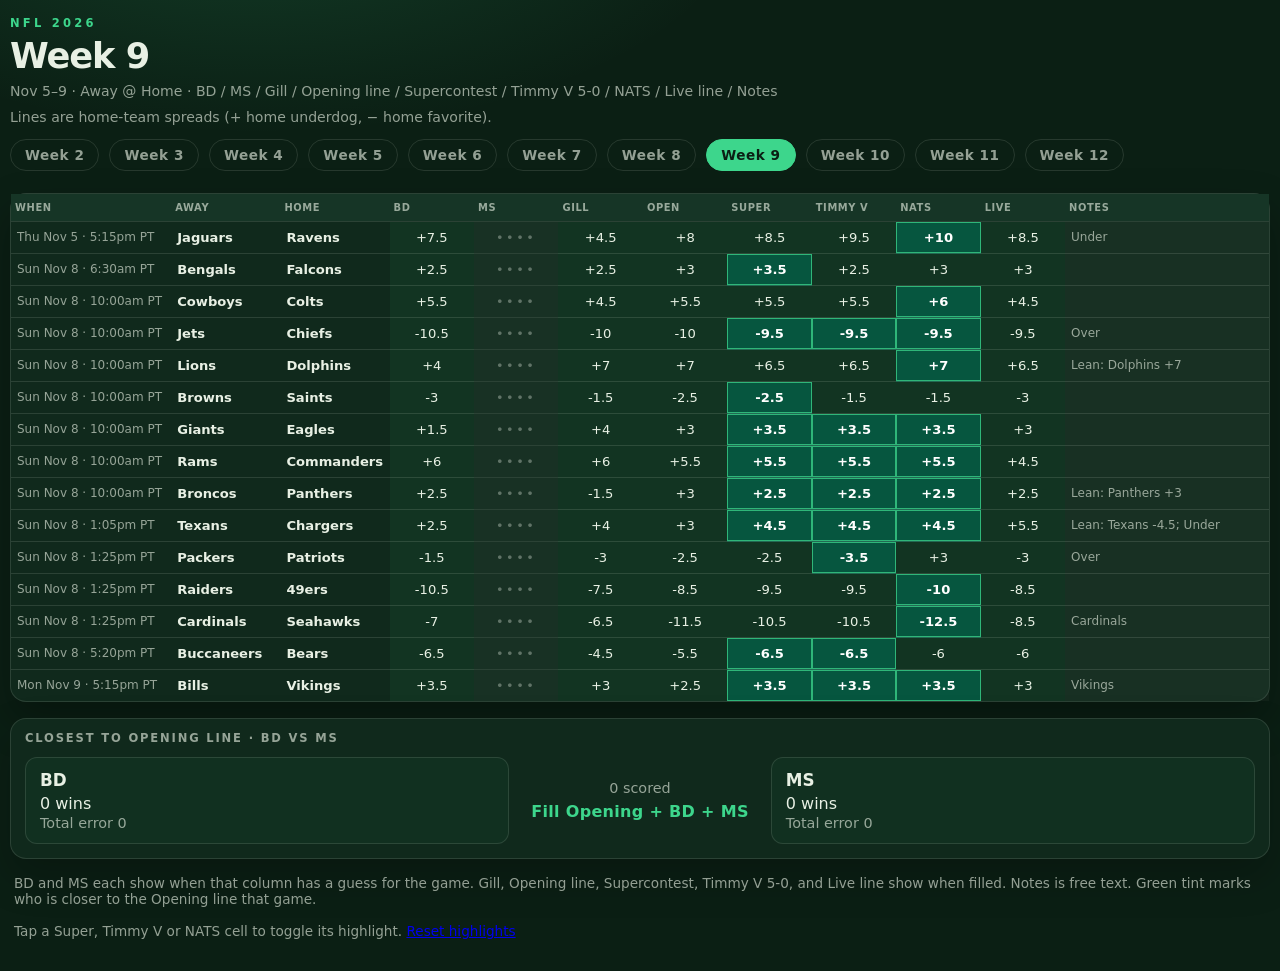
<file: week9/index.html>
<!doctype html>
<html lang="en">
<head>
  <meta charset="utf-8" />
  <meta name="viewport" content="width=device-width, initial-scale=1, viewport-fit=cover" />
  <meta name="theme-color" content="#0b1f14" />
  <meta name="description" content="NFL Week 9 picks — BD, MS, Gill." />
  <title>NFL Week 9 · bobbydonnelly.com</title>
  <link rel="stylesheet" href="../styles.css" />
  <style id="best-line-style">
    .pick[data-col="supercontest"], .pick[data-col="splash"], .pick[data-col="nats"]{cursor:pointer;-webkit-tap-highlight-color:transparent;user-select:none;-webkit-user-select:none}
    /* Most extreme contest line per game (Super / Timmy V / NATS) */
    .pick.best-line,
    body.board-compact .pick.best-line{
      background:rgba(0,114,85,.62);
      box-shadow:inset 0 0 0 1px rgba(61,214,140,.75);
      color:#fff;
      font-weight:800;
    }
  </style>
</head>
<body class="board-compact">
  <main class="wrap">
    <header>
      <p class="eyebrow">NFL 2026</p>
      <h1>Week 9</h1>
      <p class="sub">Nov 5–9 · Away @ Home · BD / MS / Gill / Opening line / Supercontest / Timmy V 5-0 / NATS / Live line / Notes</p>
      <p class="sub spread-hint">Lines are home-team spreads (+ home underdog, − home favorite).</p>
    <nav class="week-nav" aria-label="Week navigation">
      <a href="../week2/">Week 2</a>
      <a href="../week3/">Week 3</a>
      <a href="../week4/">Week 4</a>
      <a href="../week5/">Week 5</a>
      <a href="../week6/">Week 6</a>
      <a href="../week7/">Week 7</a>
      <a href="../week8/">Week 8</a>
      <a href="./" class="active" aria-current="page">Week 9</a>
      <a href="../week10/">Week 10</a>
      <a href="../week11/">Week 11</a>
      <a href="../week12/">Week 12</a>
    </nav>
    </header>
    <div class="table-scroller">
      <table>
      <colgroup>
        <col class="w-when" />
        <col class="w-team" />
        <col class="w-team" />
        <col class="w-pick" />
        <col class="w-pick" />
        <col class="w-pick" />
        <col class="w-pick" />
        <col class="w-pick" />
        <col class="w-pick" />
        <col class="w-pick" />
        <col class="w-pick" />
        <col class="w-notes" />
      </colgroup>
        <thead>
          <tr>
            <th scope="col">When</th>
            <th scope="col">Away</th>
            <th scope="col">Home</th>
            <th scope="col">BD</th>
            <th scope="col">MS</th>
            <th scope="col">Gill</th>
            <th scope="col">Open</th>
            <th scope="col">Super</th>
            <th scope="col">Timmy V</th>
            <th scope="col">NATS</th>
            <th scope="col">Live</th>
            <th scope="col">Notes</th>
          </tr>
        </thead>
        <tbody>
<tr>
        <td class="when">Thu Nov 5 · 5:15pm PT</td>
        <td class="away">Jaguars</td>
        <td class="home">Ravens</td>
        <td class="pick" contenteditable="true" spellcheck="false" data-col="bd" data-value="+7.5" aria-label="BD pick">+7.5</td>
        <td class="pick" contenteditable="true" spellcheck="false" data-col="ms" data-value="" aria-label="MS pick"></td>
        <td class="pick" contenteditable="true" spellcheck="false" data-col="gill" data-value="+4.5" aria-label="Gill pick">+4.5</td>
        <td class="pick" contenteditable="true" spellcheck="false" data-col="opening" data-value="+8" aria-label="Opening line">+8</td>
        <td class="pick" data-col="supercontest" data-value="+8.5" aria-label="Supercontest">+8.5</td>
        <td class="pick" data-col="splash" data-value="+9.5" aria-label="Timmy V 5-0">+9.5</td>
        <td class="pick" data-col="nats" data-value="+10" aria-label="NATS line">+10</td>
        <td class="pick" contenteditable="true" spellcheck="false" data-col="live" data-value="+8.5" aria-label="Live line">+8.5</td>
        <td class="notes" contenteditable="true" spellcheck="false" data-col="notes" data-value="Under" aria-label="Notes">Under</td>
      </tr>
<tr>
        <td class="when">Sun Nov 8 · 6:30am PT</td>
        <td class="away">Bengals</td>
        <td class="home">Falcons</td>
        <td class="pick" contenteditable="true" spellcheck="false" data-col="bd" data-value="+2.5" aria-label="BD pick">+2.5</td>
        <td class="pick" contenteditable="true" spellcheck="false" data-col="ms" data-value="" aria-label="MS pick"></td>
        <td class="pick" contenteditable="true" spellcheck="false" data-col="gill" data-value="+2.5" aria-label="Gill pick">+2.5</td>
        <td class="pick" contenteditable="true" spellcheck="false" data-col="opening" data-value="+3" aria-label="Opening line">+3</td>
        <td class="pick" data-col="supercontest" data-value="+3.5" aria-label="Supercontest">+3.5</td>
        <td class="pick" data-col="splash" data-value="+2.5" aria-label="Timmy V 5-0">+2.5</td>
        <td class="pick" data-col="nats" data-value="+3" aria-label="NATS line">+3</td>
        <td class="pick" contenteditable="true" spellcheck="false" data-col="live" data-value="+3" aria-label="Live line">+3</td>
        <td class="notes" contenteditable="true" spellcheck="false" data-col="notes" data-value="" aria-label="Notes"></td>
      </tr>
<tr>
        <td class="when">Sun Nov 8 · 10:00am PT</td>
        <td class="away">Cowboys</td>
        <td class="home">Colts</td>
        <td class="pick" contenteditable="true" spellcheck="false" data-col="bd" data-value="+5.5" aria-label="BD pick">+5.5</td>
        <td class="pick" contenteditable="true" spellcheck="false" data-col="ms" data-value="" aria-label="MS pick"></td>
        <td class="pick" contenteditable="true" spellcheck="false" data-col="gill" data-value="+4.5" aria-label="Gill pick">+4.5</td>
        <td class="pick" contenteditable="true" spellcheck="false" data-col="opening" data-value="+5.5" aria-label="Opening line">+5.5</td>
        <td class="pick" data-col="supercontest" data-value="+5.5" aria-label="Supercontest">+5.5</td>
        <td class="pick" data-col="splash" data-value="+5.5" aria-label="Timmy V 5-0">+5.5</td>
        <td class="pick" data-col="nats" data-value="+6" aria-label="NATS line">+6</td>
        <td class="pick" contenteditable="true" spellcheck="false" data-col="live" data-value="+4.5" aria-label="Live line">+4.5</td>
        <td class="notes" contenteditable="true" spellcheck="false" data-col="notes" data-value="" aria-label="Notes"></td>
      </tr>
<tr>
        <td class="when">Sun Nov 8 · 10:00am PT</td>
        <td class="away">Jets</td>
        <td class="home">Chiefs</td>
        <td class="pick" contenteditable="true" spellcheck="false" data-col="bd" data-value="-10.5" aria-label="BD pick">-10.5</td>
        <td class="pick" contenteditable="true" spellcheck="false" data-col="ms" data-value="" aria-label="MS pick"></td>
        <td class="pick" contenteditable="true" spellcheck="false" data-col="gill" data-value="-10" aria-label="Gill pick">-10</td>
        <td class="pick" contenteditable="true" spellcheck="false" data-col="opening" data-value="-10" aria-label="Opening line">-10</td>
        <td class="pick" data-col="supercontest" data-value="-9.5" aria-label="Supercontest">-9.5</td>
        <td class="pick" data-col="splash" data-value="-9.5" aria-label="Timmy V 5-0">-9.5</td>
        <td class="pick" data-col="nats" data-value="-9.5" aria-label="NATS line">-9.5</td>
        <td class="pick" contenteditable="true" spellcheck="false" data-col="live" data-value="-9.5" aria-label="Live line">-9.5</td>
        <td class="notes" contenteditable="true" spellcheck="false" data-col="notes" data-value="Over" aria-label="Notes">Over</td>
      </tr>
<tr>
        <td class="when">Sun Nov 8 · 10:00am PT</td>
        <td class="away">Lions</td>
        <td class="home">Dolphins</td>
        <td class="pick" contenteditable="true" spellcheck="false" data-col="bd" data-value="+4" aria-label="BD pick">+4</td>
        <td class="pick" contenteditable="true" spellcheck="false" data-col="ms" data-value="" aria-label="MS pick"></td>
        <td class="pick" contenteditable="true" spellcheck="false" data-col="gill" data-value="+7" aria-label="Gill pick">+7</td>
        <td class="pick" contenteditable="true" spellcheck="false" data-col="opening" data-value="+7" aria-label="Opening line">+7</td>
        <td class="pick" data-col="supercontest" data-value="+6.5" aria-label="Supercontest">+6.5</td>
        <td class="pick" data-col="splash" data-value="+6.5" aria-label="Timmy V 5-0">+6.5</td>
        <td class="pick" data-col="nats" data-value="+7" aria-label="NATS line">+7</td>
        <td class="pick" contenteditable="true" spellcheck="false" data-col="live" data-value="+6.5" aria-label="Live line">+6.5</td>
        <td class="notes" contenteditable="true" spellcheck="false" data-col="notes" data-value="Lean: Dolphins +7" aria-label="Notes">Lean: Dolphins +7</td>
      </tr>
<tr>
        <td class="when">Sun Nov 8 · 10:00am PT</td>
        <td class="away">Browns</td>
        <td class="home">Saints</td>
        <td class="pick" contenteditable="true" spellcheck="false" data-col="bd" data-value="-3" aria-label="BD pick">-3</td>
        <td class="pick" contenteditable="true" spellcheck="false" data-col="ms" data-value="" aria-label="MS pick"></td>
        <td class="pick" contenteditable="true" spellcheck="false" data-col="gill" data-value="-1.5" aria-label="Gill pick">-1.5</td>
        <td class="pick" contenteditable="true" spellcheck="false" data-col="opening" data-value="-2.5" aria-label="Opening line">-2.5</td>
        <td class="pick" data-col="supercontest" data-value="-2.5" aria-label="Supercontest">-2.5</td>
        <td class="pick" data-col="splash" data-value="-1.5" aria-label="Timmy V 5-0">-1.5</td>
        <td class="pick" data-col="nats" data-value="-1.5" aria-label="NATS line">-1.5</td>
        <td class="pick" contenteditable="true" spellcheck="false" data-col="live" data-value="-3" aria-label="Live line">-3</td>
        <td class="notes" contenteditable="true" spellcheck="false" data-col="notes" data-value="" aria-label="Notes"></td>
      </tr>
<tr>
        <td class="when">Sun Nov 8 · 10:00am PT</td>
        <td class="away">Giants</td>
        <td class="home">Eagles</td>
        <td class="pick" contenteditable="true" spellcheck="false" data-col="bd" data-value="+1.5" aria-label="BD pick">+1.5</td>
        <td class="pick" contenteditable="true" spellcheck="false" data-col="ms" data-value="" aria-label="MS pick"></td>
        <td class="pick" contenteditable="true" spellcheck="false" data-col="gill" data-value="+4" aria-label="Gill pick">+4</td>
        <td class="pick" contenteditable="true" spellcheck="false" data-col="opening" data-value="+3" aria-label="Opening line">+3</td>
        <td class="pick" data-col="supercontest" data-value="+3.5" aria-label="Supercontest">+3.5</td>
        <td class="pick" data-col="splash" data-value="+3.5" aria-label="Timmy V 5-0">+3.5</td>
        <td class="pick" data-col="nats" data-value="+3.5" aria-label="NATS line">+3.5</td>
        <td class="pick" contenteditable="true" spellcheck="false" data-col="live" data-value="+3" aria-label="Live line">+3</td>
        <td class="notes" contenteditable="true" spellcheck="false" data-col="notes" data-value="" aria-label="Notes"></td>
      </tr>
<tr>
        <td class="when">Sun Nov 8 · 10:00am PT</td>
        <td class="away">Rams</td>
        <td class="home">Commanders</td>
        <td class="pick" contenteditable="true" spellcheck="false" data-col="bd" data-value="+6" aria-label="BD pick">+6</td>
        <td class="pick" contenteditable="true" spellcheck="false" data-col="ms" data-value="" aria-label="MS pick"></td>
        <td class="pick" contenteditable="true" spellcheck="false" data-col="gill" data-value="+6" aria-label="Gill pick">+6</td>
        <td class="pick" contenteditable="true" spellcheck="false" data-col="opening" data-value="+5.5" aria-label="Opening line">+5.5</td>
        <td class="pick" data-col="supercontest" data-value="+5.5" aria-label="Supercontest">+5.5</td>
        <td class="pick" data-col="splash" data-value="+5.5" aria-label="Timmy V 5-0">+5.5</td>
        <td class="pick" data-col="nats" data-value="+5.5" aria-label="NATS line">+5.5</td>
        <td class="pick" contenteditable="true" spellcheck="false" data-col="live" data-value="+4.5" aria-label="Live line">+4.5</td>
        <td class="notes" contenteditable="true" spellcheck="false" data-col="notes" data-value="" aria-label="Notes"></td>
      </tr>
<tr>
        <td class="when">Sun Nov 8 · 10:00am PT</td>
        <td class="away">Broncos</td>
        <td class="home">Panthers</td>
        <td class="pick" contenteditable="true" spellcheck="false" data-col="bd" data-value="+2.5" aria-label="BD pick">+2.5</td>
        <td class="pick" contenteditable="true" spellcheck="false" data-col="ms" data-value="" aria-label="MS pick"></td>
        <td class="pick" contenteditable="true" spellcheck="false" data-col="gill" data-value="-1.5" aria-label="Gill pick">-1.5</td>
        <td class="pick" contenteditable="true" spellcheck="false" data-col="opening" data-value="+3" aria-label="Opening line">+3</td>
        <td class="pick" data-col="supercontest" data-value="+2.5" aria-label="Supercontest">+2.5</td>
        <td class="pick" data-col="splash" data-value="+2.5" aria-label="Timmy V 5-0">+2.5</td>
        <td class="pick" data-col="nats" data-value="+2.5" aria-label="NATS line">+2.5</td>
        <td class="pick" contenteditable="true" spellcheck="false" data-col="live" data-value="+2.5" aria-label="Live line">+2.5</td>
        <td class="notes" contenteditable="true" spellcheck="false" data-col="notes" data-value="Lean: Panthers +3" aria-label="Notes">Lean: Panthers +3</td>
      </tr>
<tr>
        <td class="when">Sun Nov 8 · 1:05pm PT</td>
        <td class="away">Texans</td>
        <td class="home">Chargers</td>
        <td class="pick" contenteditable="true" spellcheck="false" data-col="bd" data-value="+2.5" aria-label="BD pick">+2.5</td>
        <td class="pick" contenteditable="true" spellcheck="false" data-col="ms" data-value="" aria-label="MS pick"></td>
        <td class="pick" contenteditable="true" spellcheck="false" data-col="gill" data-value="+4" aria-label="Gill pick">+4</td>
        <td class="pick" contenteditable="true" spellcheck="false" data-col="opening" data-value="+3" aria-label="Opening line">+3</td>
        <td class="pick" data-col="supercontest" data-value="+4.5" aria-label="Supercontest">+4.5</td>
        <td class="pick" data-col="splash" data-value="+4.5" aria-label="Timmy V 5-0">+4.5</td>
        <td class="pick" data-col="nats" data-value="+4.5" aria-label="NATS line">+4.5</td>
        <td class="pick" contenteditable="true" spellcheck="false" data-col="live" data-value="+5.5" aria-label="Live line">+5.5</td>
        <td class="notes" contenteditable="true" spellcheck="false" data-col="notes" data-value="Lean: Texans -4.5; Under" aria-label="Notes">Lean: Texans -4.5; Under</td>
      </tr>
<tr>
        <td class="when">Sun Nov 8 · 1:25pm PT</td>
        <td class="away">Packers</td>
        <td class="home">Patriots</td>
        <td class="pick" contenteditable="true" spellcheck="false" data-col="bd" data-value="-1.5" aria-label="BD pick">-1.5</td>
        <td class="pick" contenteditable="true" spellcheck="false" data-col="ms" data-value="" aria-label="MS pick"></td>
        <td class="pick" contenteditable="true" spellcheck="false" data-col="gill" data-value="-3" aria-label="Gill pick">-3</td>
        <td class="pick" contenteditable="true" spellcheck="false" data-col="opening" data-value="-2.5" aria-label="Opening line">-2.5</td>
        <td class="pick" data-col="supercontest" data-value="-2.5" aria-label="Supercontest">-2.5</td>
        <td class="pick" data-col="splash" data-value="-3.5" aria-label="Timmy V 5-0">-3.5</td>
        <td class="pick" data-col="nats" data-value="+3" aria-label="NATS line">+3</td>
        <td class="pick" contenteditable="true" spellcheck="false" data-col="live" data-value="-3" aria-label="Live line">-3</td>
        <td class="notes" contenteditable="true" spellcheck="false" data-col="notes" data-value="Over" aria-label="Notes">Over</td>
      </tr>
<tr>
        <td class="when">Sun Nov 8 · 1:25pm PT</td>
        <td class="away">Raiders</td>
        <td class="home">49ers</td>
        <td class="pick" contenteditable="true" spellcheck="false" data-col="bd" data-value="-10.5" aria-label="BD pick">-10.5</td>
        <td class="pick" contenteditable="true" spellcheck="false" data-col="ms" data-value="" aria-label="MS pick"></td>
        <td class="pick" contenteditable="true" spellcheck="false" data-col="gill" data-value="-7.5" aria-label="Gill pick">-7.5</td>
        <td class="pick" contenteditable="true" spellcheck="false" data-col="opening" data-value="-8.5" aria-label="Opening line">-8.5</td>
        <td class="pick" data-col="supercontest" data-value="-9.5" aria-label="Supercontest">-9.5</td>
        <td class="pick" data-col="splash" data-value="-9.5" aria-label="Timmy V 5-0">-9.5</td>
        <td class="pick" data-col="nats" data-value="-10" aria-label="NATS line">-10</td>
        <td class="pick" contenteditable="true" spellcheck="false" data-col="live" data-value="-8.5" aria-label="Live line">-8.5</td>
        <td class="notes" contenteditable="true" spellcheck="false" data-col="notes" data-value="" aria-label="Notes"></td>
      </tr>
<tr>
        <td class="when">Sun Nov 8 · 1:25pm PT</td>
        <td class="away">Cardinals</td>
        <td class="home">Seahawks</td>
        <td class="pick" contenteditable="true" spellcheck="false" data-col="bd" data-value="-7" aria-label="BD pick">-7</td>
        <td class="pick" contenteditable="true" spellcheck="false" data-col="ms" data-value="" aria-label="MS pick"></td>
        <td class="pick" contenteditable="true" spellcheck="false" data-col="gill" data-value="-6.5" aria-label="Gill pick">-6.5</td>
        <td class="pick" contenteditable="true" spellcheck="false" data-col="opening" data-value="-11.5" aria-label="Opening line">-11.5</td>
        <td class="pick" data-col="supercontest" data-value="-10.5" aria-label="Supercontest">-10.5</td>
        <td class="pick" data-col="splash" data-value="-10.5" aria-label="Timmy V 5-0">-10.5</td>
        <td class="pick" data-col="nats" data-value="-12.5" aria-label="NATS line">-12.5</td>
        <td class="pick" contenteditable="true" spellcheck="false" data-col="live" data-value="-8.5" aria-label="Live line">-8.5</td>
        <td class="notes" contenteditable="true" spellcheck="false" data-col="notes" data-value="Cardinals" aria-label="Notes">Cardinals</td>
      </tr>
<tr>
        <td class="when">Sun Nov 8 · 5:20pm PT</td>
        <td class="away">Buccaneers</td>
        <td class="home">Bears</td>
        <td class="pick" contenteditable="true" spellcheck="false" data-col="bd" data-value="-6.5" aria-label="BD pick">-6.5</td>
        <td class="pick" contenteditable="true" spellcheck="false" data-col="ms" data-value="" aria-label="MS pick"></td>
        <td class="pick" contenteditable="true" spellcheck="false" data-col="gill" data-value="-4.5" aria-label="Gill pick">-4.5</td>
        <td class="pick" contenteditable="true" spellcheck="false" data-col="opening" data-value="-5.5" aria-label="Opening line">-5.5</td>
        <td class="pick" data-col="supercontest" data-value="-6.5" aria-label="Supercontest">-6.5</td>
        <td class="pick" data-col="splash" data-value="-6.5" aria-label="Timmy V 5-0">-6.5</td>
        <td class="pick" data-col="nats" data-value="-6" aria-label="NATS line">-6</td>
        <td class="pick" contenteditable="true" spellcheck="false" data-col="live" data-value="-6" aria-label="Live line">-6</td>
        <td class="notes" contenteditable="true" spellcheck="false" data-col="notes" data-value="" aria-label="Notes"></td>
      </tr>
<tr>
        <td class="when">Mon Nov 9 · 5:15pm PT</td>
        <td class="away">Bills</td>
        <td class="home">Vikings</td>
        <td class="pick" contenteditable="true" spellcheck="false" data-col="bd" data-value="+3.5" aria-label="BD pick">+3.5</td>
        <td class="pick" contenteditable="true" spellcheck="false" data-col="ms" data-value="" aria-label="MS pick"></td>
        <td class="pick" contenteditable="true" spellcheck="false" data-col="gill" data-value="+3" aria-label="Gill pick">+3</td>
        <td class="pick" contenteditable="true" spellcheck="false" data-col="opening" data-value="+2.5" aria-label="Opening line">+2.5</td>
        <td class="pick" data-col="supercontest" data-value="+3.5" aria-label="Supercontest">+3.5</td>
        <td class="pick" data-col="splash" data-value="+3.5" aria-label="Timmy V 5-0">+3.5</td>
        <td class="pick" data-col="nats" data-value="+3.5" aria-label="NATS line">+3.5</td>
        <td class="pick" contenteditable="true" spellcheck="false" data-col="live" data-value="+3" aria-label="Live line">+3</td>
        <td class="notes" contenteditable="true" spellcheck="false" data-col="notes" data-value="Vikings" aria-label="Notes">Vikings</td>
      </tr>
        </tbody>
      </table>
    </div>
    <div class="score-strip" role="status" aria-label="BD vs MS closest to Opening line">
      <div class="score-title">Closest to Opening line · BD vs MS</div>
      <div class="score-grid">
        <div class="score-card" id="score-bd">
          <div class="score-name">BD</div>
          <div class="score-wins">0 wins</div>
          <div class="score-err">Total error 0</div>
        </div>
        <div class="score-mid">
          <div class="score-ties">0 scored</div>
          <div class="score-leader">Fill Opening + BD + MS</div>
        </div>
        <div class="score-card" id="score-ms">
          <div class="score-name">MS</div>
          <div class="score-wins">0 wins</div>
          <div class="score-err">Total error 0</div>
        </div>
      </div>
    </div>
    <p class="hint">BD and MS each show when that column has a guess for the game. Gill, Opening line, Supercontest, Timmy V 5-0, and Live line show when filled. Notes is free text. Green tint marks who is closer to the Opening line that game.</p>
    <p class="hint">Tap a Super, Timmy V or NATS cell to toggle its highlight. <a href="#" onclick="window.resetBestLineToggles&&window.resetBestLineToggles();return false;">Reset highlights</a></p>
  </main>
  <script src="app.js"></script>
  <script id="best-line-script">
  // Highlight the most extreme Supercontest / Timmy V / NATS line per game:
  // all + (or PK) -> highest; all - (or PK) -> lowest; mixed signs -> largest
  // absolute value. Every tied cell is highlighted. Needs 2+ numeric lines.
  (() => {
    const COLS = ["supercontest", "splash", "nats"];
    // Bobby's manual picks by home team: null = no highlight, number = highlight that line instead.
    const OVERRIDES = {};
    function parseLine(cell) {
      if (!cell) return null;
      let s = (cell.textContent || "").trim();
      if (!s) s = (cell.dataset.value || "").trim();
      s = s.replace(/[\u2212\u2013\u2014]/g, "-").replace(/\*+$/, "").trim();
      if (/^(pk|pick|pick'?em)$/i.test(s)) return 0;
      if (!/^[+-]?\d+(?:\.\d+)?$/.test(s)) return null;
      return parseFloat(s);
    }
    function markBestLines() {
      document.querySelectorAll("tbody tr").forEach((tr) => {
        const items = COLS.map((col) => {
          const cell = tr.querySelector('td.pick[data-col="' + col + '"]');
          return { cell, v: parseLine(cell) };
        }).filter((x) => x.cell);
        items.forEach((x) => x.cell.classList.remove("best-line"));
        const nums = items.filter((x) => x.v !== null && !Number.isNaN(x.v));
        const home = ((tr.querySelector("td.home") || {}).textContent || "").trim();
        if (Object.prototype.hasOwnProperty.call(OVERRIDES, home)) {
          const want = OVERRIDES[home];
          if (want !== null) nums.forEach((x) => { if (x.v === want) x.cell.classList.add("best-line"); });
          return;
        }
        if (nums.length < 2) return;
        const vals = nums.map((x) => x.v);
        let target;
        if (vals.every((v) => v >= 0)) target = Math.max(...vals);
        else if (vals.every((v) => v <= 0)) target = Math.min(...vals);
        else target = Math.max(...vals.map(Math.abs));
        const mixed = !vals.every((v) => v >= 0) && !vals.every((v) => v <= 0);
        nums.forEach((x) => {
          const hit = mixed ? Math.abs(x.v) === target : x.v === target;
          if (hit) x.cell.classList.add("best-line");
        });
      });
      // Bobby's tap toggles win over the automatic rule and OVERRIDES.
      const tog = loadToggles();
      document.querySelectorAll("tbody tr").forEach((tr) => {
        const home = ((tr.querySelector("td.home") || {}).textContent || "").trim();
        COLS.forEach((col) => {
          const cell = tr.querySelector('td.pick[data-col="' + col + '"]');
          const k = home + ":" + col;
          if (cell && Object.prototype.hasOwnProperty.call(tog, k)) cell.classList.toggle("best-line", !!tog[k]);
        });
      });
    }
    const TKEY = "nfl-week9-highlights-v1";
    function loadToggles() { try { return JSON.parse(localStorage.getItem(TKEY) || "{}") || {}; } catch (_) { return {}; } }
    function saveToggles(t) { localStorage.setItem(TKEY, JSON.stringify(t)); }
    function cellKey(cell) {
      const tr = cell.closest("tr");
      const home = ((tr && tr.querySelector("td.home")) || {}).textContent || "";
      return home.trim() + ":" + cell.dataset.col;
    }
    // Super / Timmy V / NATS are read-only: a tap or click toggles the highlight.
    document.addEventListener("click", (e) => {
      const cell = e.target.closest && e.target.closest("td.pick");
      if (!isLineCell(cell)) return;
      const t = loadToggles();
      t[cellKey(cell)] = !cell.classList.contains("best-line");
      saveToggles(t);
      markBestLines();
    });
    window.resetBestLineToggles = () => { localStorage.removeItem(TKEY); markBestLines(); };
    const isLineCell = (el) =>
      el && el.matches && el.matches('td.pick[data-col="supercontest"], td.pick[data-col="splash"], td.pick[data-col="nats"]');
    document.addEventListener("input", (e) => { if (isLineCell(e.target)) markBestLines(); });
    document.addEventListener("focusout", (e) => { if (isLineCell(e.target)) markBestLines(); });
    window.markBestLines = markBestLines;
    if (document.readyState === "loading") document.addEventListener("DOMContentLoaded", markBestLines);
    else markBestLines();
    window.addEventListener("load", markBestLines);
  })();
  </script>
</body>
</html>
</file>
<file: styles.css>
:root{
  --bg:#0b1f14;
  --panel:#10291c;
  --line:rgba(232,240,228,.12);
  --ink:#e8f0e4;
  --muted:rgba(232,240,228,.62);
  --accent:#3dd68c;
  --head:#163526;
}
*{box-sizing:border-box}
html,body{margin:0;padding:0;min-height:100%}
body{
  font-family:-apple-system,BlinkMacSystemFont,"Segoe UI",system-ui,sans-serif;
  background:
    radial-gradient(900px 420px at 20% -10%, rgba(61,214,140,.16), transparent 55%),
    var(--bg);
  color:var(--ink);
  -webkit-font-smoothing:antialiased;
}
.wrap{max-width:1780px;margin:0 auto;padding:28px 18px 48px}
header{margin-bottom:22px}
.eyebrow{
  margin:0 0 8px;
  font-size:.72rem;font-weight:700;
  letter-spacing:.28em;text-transform:uppercase;color:var(--accent);
}
h1{margin:0;font-size:clamp(2rem,5vw,2.8rem);letter-spacing:-.03em;line-height:1}
.sub{margin:10px 0 0;color:var(--muted);font-size:.98rem}
.table-scroller{
  overflow-x:auto;
  overflow-y:visible;
  -webkit-overflow-scrolling:touch;
  border:1px solid var(--line);
  border-radius:16px;
  background:var(--panel);
  box-shadow:0 18px 40px rgba(0,0,0,.28);
}
table{width:100%;border-collapse:collapse;min-width:1920px;table-layout:auto}
th,td{
  padding:14px 16px;
  text-align:left;
  border-bottom:1px solid var(--line);
  vertical-align:middle;
  font-size:.95rem;
  white-space:nowrap;
}
th{
  position:sticky;top:0;z-index:1;
  background:var(--head);
  font-size:.72rem;letter-spacing:.16em;text-transform:uppercase;
  color:var(--muted);font-weight:700;
}
tr:last-child td{border-bottom:none}
.when{color:var(--muted);font-variant-numeric:tabular-nums;font-size:.88rem;min-width:11.5rem}
.away,.home{font-weight:600;min-width:11rem}
.pick{
  min-width:7.5rem;
  background:rgba(61,214,140,.06);
  outline:none;
  cursor:text;
}
.pick:focus{background:rgba(61,214,140,.14);box-shadow:inset 0 0 0 1px var(--accent)}
.hint{margin:16px 4px 0;color:var(--muted);font-size:.85rem}
@media (max-width:640px){
  th,td{padding:12px 10px;font-size:.9rem}
  .pick{min-width:6.5rem}
  table{min-width:1740px}
}

.pick.locked{
  background:rgba(232,240,228,.04);
  color:transparent;
  position:relative;
}
.pick.locked::after{
  content:"••••";
  color:rgba(232,240,228,.35);
  position:absolute;inset:0;
  display:flex;align-items:center;justify-content:center;
  letter-spacing:.2em;font-size:.8rem;
  pointer-events:none;
}

.pick.closer{
  background:rgba(61,214,140,.16);
  box-shadow:inset 3px 0 0 var(--accent);
}
.score-strip{
  margin-top:16px;
  border:1px solid var(--line);
  border-radius:16px;
  background:var(--panel);
  box-shadow:0 18px 40px rgba(0,0,0,.22);
  padding:16px 18px 18px;
}
.score-title{
  font-size:.72rem;font-weight:700;
  letter-spacing:.16em;text-transform:uppercase;
  color:var(--muted);margin-bottom:12px;
}
.score-grid{
  display:grid;
  grid-template-columns:1fr auto 1fr;
  gap:14px;
  align-items:center;
}
.score-card{
  border:1px solid var(--line);
  border-radius:12px;
  padding:12px 14px;
  background:rgba(61,214,140,.04);
}
.score-card.lead{
  border-color:rgba(61,214,140,.45);
  background:rgba(61,214,140,.12);
}
.score-name{font-weight:700;font-size:1.05rem;margin-bottom:4px}
.score-wins{font-variant-numeric:tabular-nums}
.score-err{color:var(--muted);font-size:.9rem;margin-top:2px;font-variant-numeric:tabular-nums}
.score-mid{text-align:center;padding:0 8px}
.score-ties{color:var(--muted);font-size:.9rem}
.score-leader{
  margin-top:6px;font-weight:700;color:var(--accent);
  letter-spacing:.02em;
}
@media (max-width:640px){
  .score-grid{grid-template-columns:1fr;gap:10px}
  .score-mid{order:3}
}

.notes{
  min-width:9rem;
  max-width:14rem;
  white-space:normal;
  background:rgba(232,240,228,.03);
  outline:none;
  cursor:text;
  color:var(--muted);
}
.notes:focus{background:rgba(61,214,140,.10);box-shadow:inset 0 0 0 1px var(--accent);color:var(--ink)}
.notes:empty::before{content:" ";}

.week-nav{
  display:flex;gap:10px;flex-wrap:wrap;
  margin:14px 0 0;
}
.week-nav a{
  display:inline-flex;align-items:center;
  padding:7px 14px;
  border-radius:999px;
  border:1px solid var(--line);
  color:var(--muted);
  text-decoration:none;
  font-size:.85rem;font-weight:600;
  letter-spacing:.04em;
}
.week-nav a:hover{color:var(--ink);border-color:rgba(61,214,140,.35)}
.week-nav a.active{
  color:var(--bg);
  background:var(--accent);
  border-color:var(--accent);
}

/* Week 3+ home-spread boards: fit all columns on one screen */
body.board-compact .wrap{
  max-width:none;
  padding:16px 10px 32px;
}
body.board-compact h1{font-size:clamp(1.6rem,3.5vw,2.2rem)}
body.board-compact .sub{font-size:.88rem}
body.board-compact .table-scroller{overflow-x:visible}
body.board-compact table{
  min-width:0;
  width:100%;
  table-layout:fixed;
}
body.board-compact th,body.board-compact td{
  padding:8px 6px;
  font-size:.82rem;
}
body.board-compact th{
  font-size:.62rem;
  letter-spacing:.06em;
  padding:8px 4px;
}
body.board-compact .when{
  min-width:0;
  font-size:.75rem;
  white-space:normal;
  line-height:1.25;
}
body.board-compact .away,body.board-compact .home{
  min-width:0;
  font-size:.82rem;
  overflow:hidden;
  text-overflow:ellipsis;
}
body.board-compact .pick{
  min-width:0;
  text-align:center;
  font-variant-numeric:tabular-nums;
  font-size:.82rem;
}
body.board-compact .notes{
  min-width:0;
  max-width:none;
  white-space:normal;
  font-size:.75rem;
  line-height:1.25;
  color:var(--muted);
}
body.board-compact .score-strip{padding:12px 14px 14px}
@media (max-width:1100px){
  body.board-compact .table-scroller{overflow-x:auto}
  body.board-compact table{min-width:1100px;table-layout:auto}
}

body.board-compact col.w-when{width:11%}
body.board-compact col.w-team{width:7.5%}
body.board-compact col.w-pick{width:5.8%}
body.board-compact col.w-notes{width:14%}
</file>
